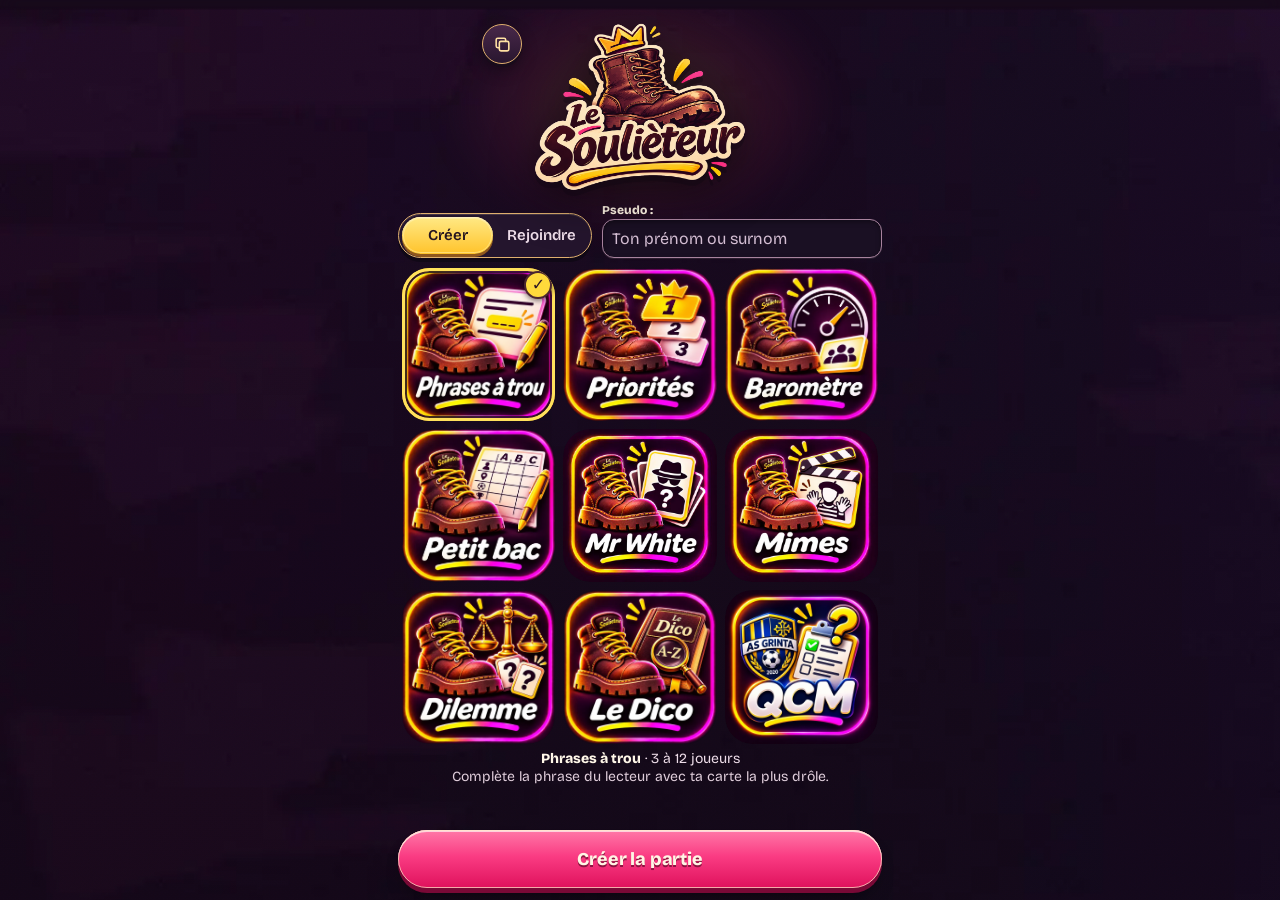
<file: index.html>
<!doctype html>
<html lang="fr">
<head>
<meta charset="utf-8">
<meta name="viewport" content="width=device-width,initial-scale=1,viewport-fit=cover">
<meta name="theme-color" content="#0F0C14">
<meta name="description" content="Le jeu de cartes qui gâche les repas de famille. De 2 à 12 joueurs, un téléphone chacun.">
<meta name="mobile-web-app-capable" content="yes">
<title>Le Soulièteur</title>
<meta property="og:type" content="website">
<meta property="og:title" content="Le Soulièteur">
<meta property="og:description" content="Le jeu de cartes qui gâche les repas de famille. De 2 à 12 joueurs, un téléphone chacun.">
<meta property="og:image" content="icon-512.png">
<meta name="twitter:card" content="summary_large_image">
<meta name="twitter:title" content="Le Soulièteur">
<meta name="twitter:description" content="Le jeu de cartes qui gâche les repas de famille. De 2 à 12 joueurs, un téléphone chacun.">
<meta name="twitter:image" content="icon-512.png">
<link rel="icon" type="image/png" sizes="32x32" href="favicon-32.png">
<link rel="apple-touch-icon" href="icon-180.png">
<link rel="manifest" href="manifest.webmanifest">
<meta name="apple-mobile-web-app-title" content="Le Soulièteur">
<meta name="apple-mobile-web-app-status-bar-style" content="black-translucent">
<link rel="preconnect" href="https://fonts.googleapis.com">
<link rel="preconnect" href="https://fonts.gstatic.com" crossorigin>
<link href="https://fonts.googleapis.com/css2?family=Bricolage+Grotesque:opsz,wght@12..96,400..800&display=swap" rel="stylesheet">
<script src="./vendor/supabase.js"></script>
<link href="https://fonts.googleapis.com/css2?family=Lilita+One&display=swap" rel="stylesheet">
<link rel="stylesheet" href="css/app.css">
<link rel="stylesheet" href="css/maquette2-studio.css">
</head>
<body>
<main id="app"></main>
<div class="scrim" aria-hidden="true"></div>
<div id="toast" role="status" aria-live="polite"></div>
<script src="js/core.js"></script>
<script src="js/ecrans/commun.js"></script>
<script src="js/jeux/phrases.js"></script>
<script src="js/jeux/priorites.js"></script>
<script src="js/jeux/barometre.js"></script>
<script src="js/jeux/mr-white.js"></script>
<script src="js/jeux/mimes.js"></script>
<script src="js/jeux/dico.js"></script>
<script src="js/jeux/dilemme.js"></script>
<script src="js/jeux/petit-bac.js"></script>
<script src="js/jeux/qcm.js"></script>
<script src="js/resultats.js"></script>
<script src="js/gestes.js"></script>
<script src="js/ecrans/punitions.js"></script>
<script src="js/ecrans/salon.js"></script>
<script src="js/ecrans/accueil.js"></script>
<script src="js/ecrans/admin.js"></script>
<script src="js/ecrans/qcm-editeur.js"></script>
<script src="js/actions.js"></script>
</body>
</html>
</file>
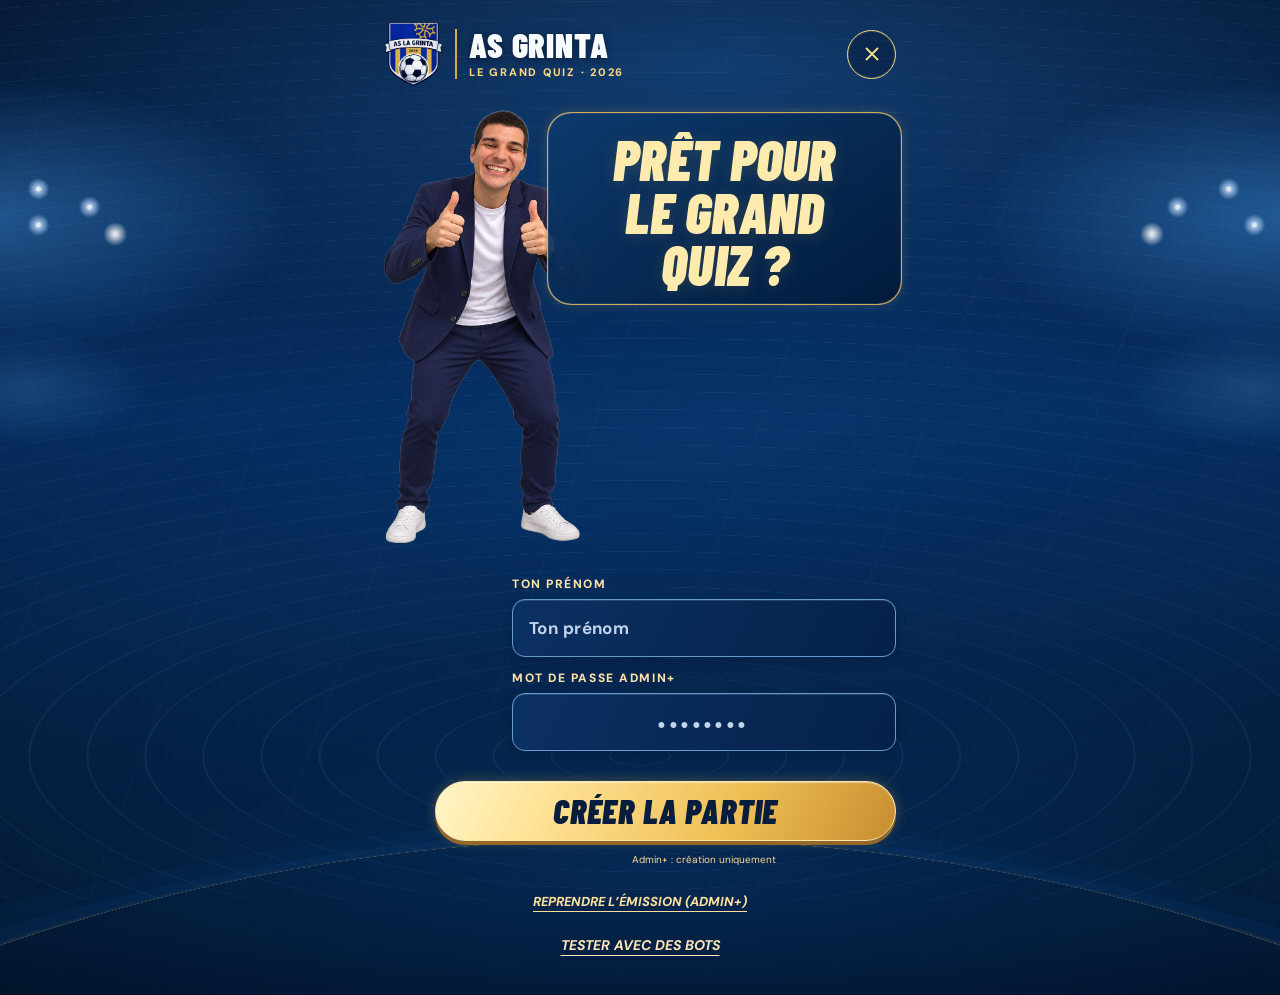
<file: grinta-quiz/index.html>
<!doctype html>
<html lang="fr">
<head>
  <meta charset="utf-8">
  <meta name="viewport" content="width=device-width,initial-scale=1,viewport-fit=cover">
  <meta name="theme-color" content="#071628">
  <meta name="description" content="Le Grand Quiz AS Grinta 2026, une soirée, deux mi-temps, un champion.">
  <meta name="robots" content="noindex,nofollow,noarchive">
  <meta name="color-scheme" content="dark">
  <title>Grand Quiz AS Grinta 2026</title>
  <link rel="preconnect" href="https://fonts.googleapis.com">
  <link rel="preconnect" href="https://fonts.gstatic.com" crossorigin>
  <link href="https://fonts.googleapis.com/css2?family=Barlow+Condensed:wght@600;700;800;900&family=DM+Sans:wght@400;500;600;700;800&display=swap" rel="stylesheet">
  <link rel="stylesheet" href="./style.css">
  <script defer src="../vendor/supabase.js"></script>
  <script defer src="./app.js"></script>
</head>
<body>
  <div class="stadium-glow" aria-hidden="true"></div>
  <div class="shell">
    <header class="brand" aria-label="AS Grinta">
      <div class="crest crest-authentic"><img src="./as-grinta-crest.webp" width="48" height="54" alt="Écusson officiel AS Grinta"></div>
      <div class="brand-wordmark"><span>AS GRINTA</span><small>LE GRAND QUIZ · 2026</small></div>
      <a class="brand-back" href="../" aria-label="Quitter le quiz et revenir aux jeux" title="Retour aux jeux">
        <svg viewBox="0 0 24 24" aria-hidden="true"><path d="M6 6l12 12M18 6L6 18"/></svg>
      </a>
    </header>
    <div id="network-status" role="status" aria-live="polite" hidden>Connexion interrompue. Reconnexion automatique en cours…</div>
    <div id="screen-announcement" class="visually-hidden" role="status" aria-live="polite"></div>
    <main id="app"><div class="loading"><div class="spinner" aria-hidden="true"></div><p>Connexion au vestiaire…</p></div></main>
  </div>
  <div id="notice" role="status" aria-live="polite"></div>
</body>
</html>
</file>
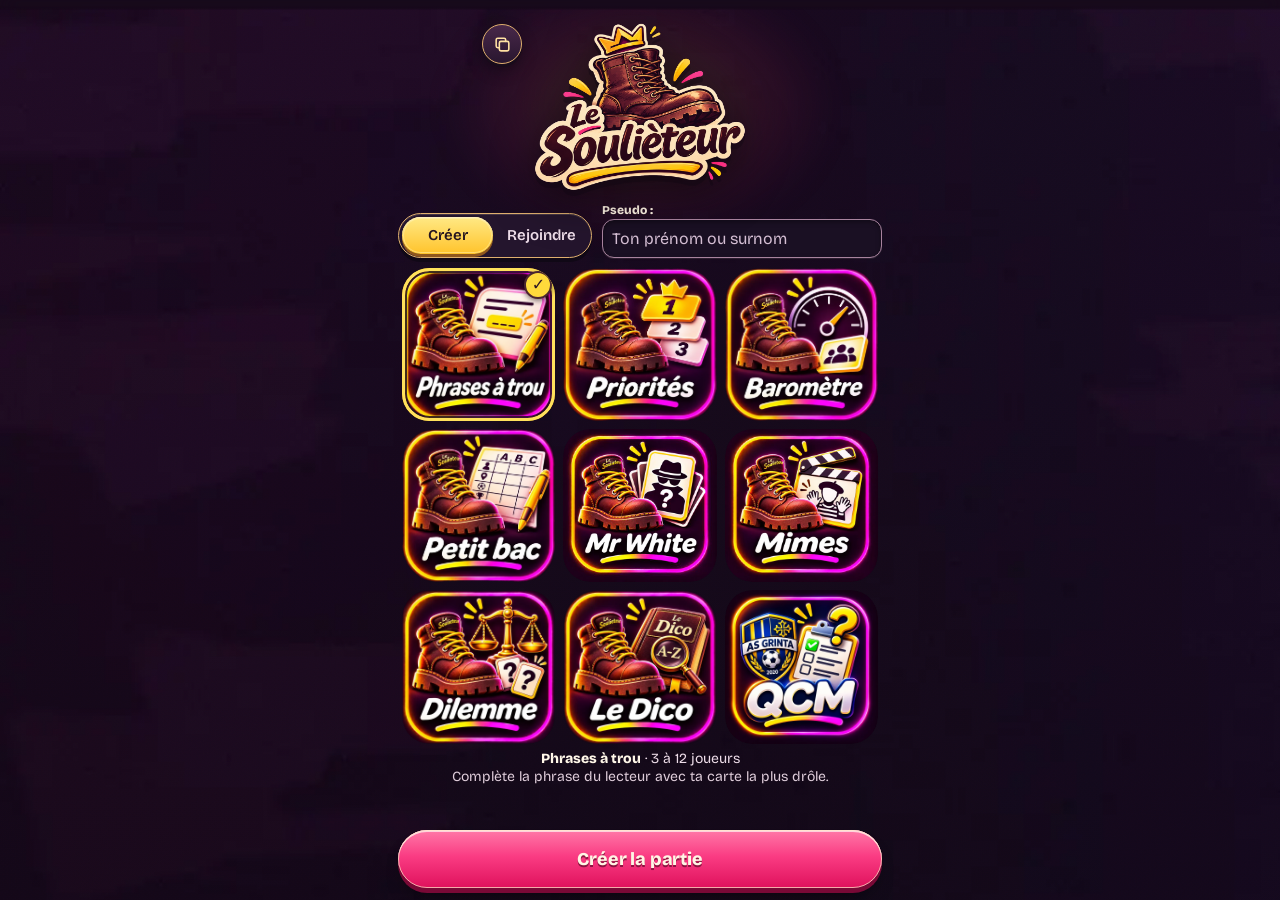
<file: grinta-quiz/inviter/index.html>
<!doctype html>
<html lang="fr">
<head>
  <meta charset="utf-8">
  <meta name="viewport" content="width=device-width,initial-scale=1">
  <meta name="robots" content="noindex,nofollow,noarchive">
  <title>Invitation · Le Grand Quiz AS Grinta</title>
  <meta name="description" content="Tu es invité au Grand Quiz AS Grinta. Rejoins les joueurs dans Le Soulieteur avec ton code de partie.">
  <meta property="og:type" content="website">
  <meta property="og:title" content="Le Grand Quiz AS Grinta 2026">
  <meta property="og:description" content="Tu es invité à l'émission ! Entre ton prénom et rejoins les autres joueurs.">
  <meta property="og:image" content="https://samihchaa-wq.github.io/Blanc-Manger-Pipo/grinta-quiz/as-grinta-crest.webp">
  <meta property="og:image:alt" content="Écusson officiel AS Grinta">
  <meta name="twitter:card" content="summary">
  <meta name="twitter:title" content="Le Grand Quiz AS Grinta 2026">
  <meta name="twitter:description" content="L'émission du club : rejoins les joueurs dans Le Soulieteur.">
  <style>
    html{color-scheme:dark;background:#071d3d;color:#fff5df;font-family:system-ui,sans-serif}
    body{display:grid;place-items:center;min-height:100dvh;margin:0;padding:24px;text-align:center}
    main{max-width:400px}
    img{width:105px;height:auto}
    h1{line-height:1.1}
    a{display:inline-block;margin:20px 0;padding:14px 20px;border-radius:12px;background:#e5bb6a;color:#082245;font-weight:800;text-decoration:none}
  </style>
  <script>
    // The social preview is AS Grinta, but players always enter the room in Le Soulieteur.
    // No second code prompt is shown inside the Grand Quiz itself.
    (function(){
      const code=new URLSearchParams(location.search).get('code') || '';
      const target=new URL('../../',location.href);
      if(/^\d{8}$/.test(code)) target.searchParams.set('code',code);
      location.replace(target.href);
    })();
  </script>
</head>
<body>
  <main>
    <img src="../as-grinta-crest.webp" width="105" height="118" alt="Écusson officiel AS Grinta">
    <h1>LE GRAND QUIZ AS GRINTA</h1>
    <p>Tu vas être redirigé vers Le Soulieteur pour rejoindre les autres joueurs.</p>
    <a href="../../">Rejoindre les joueurs</a>
  </main>
</body>
</html>
</file>
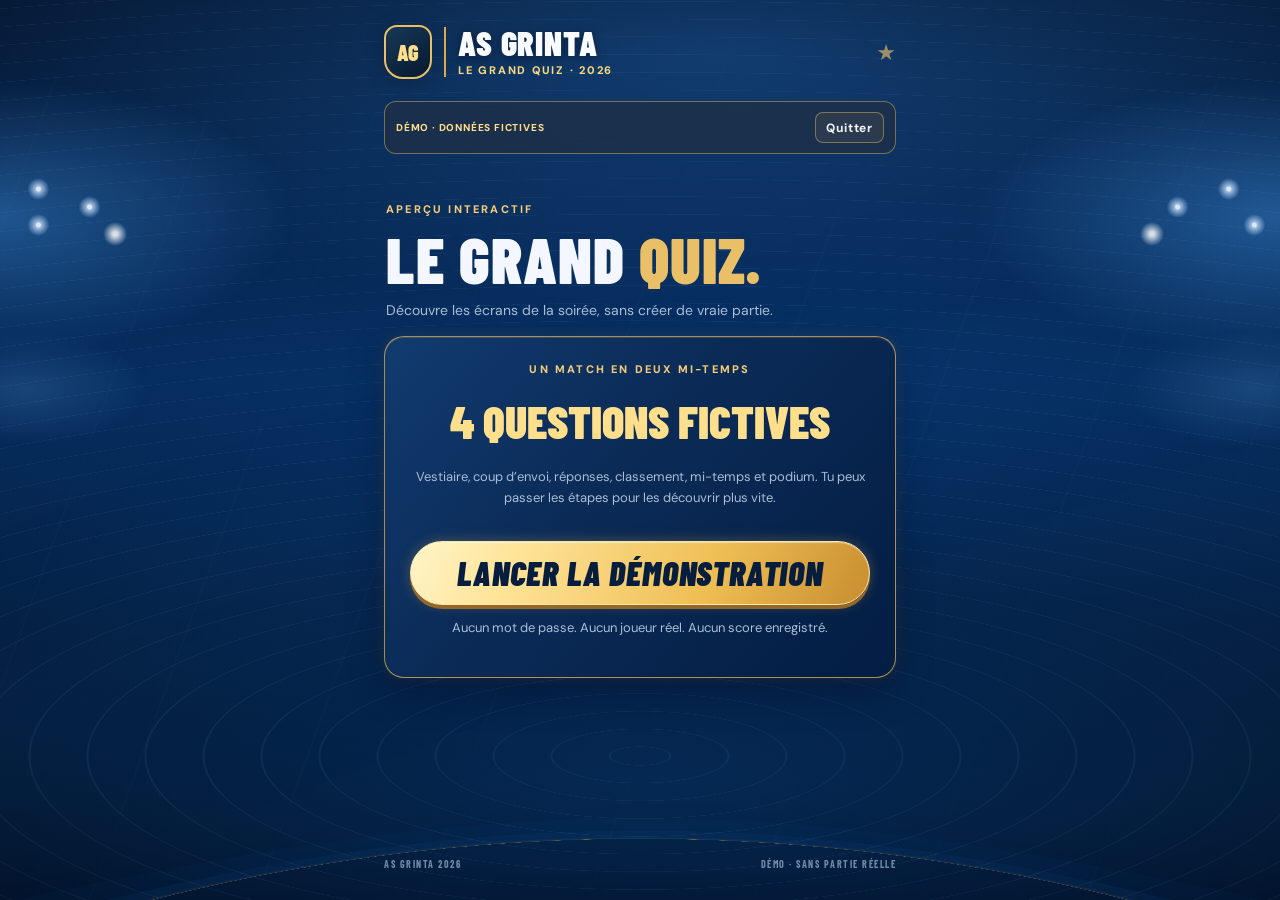
<file: grinta-quiz/demo.html>
<!doctype html>
<html lang="fr">
<head>
  <meta charset="utf-8">
  <meta name="viewport" content="width=device-width,initial-scale=1,viewport-fit=cover">
  <meta name="theme-color" content="#071628">
  <meta name="robots" content="noindex,nofollow,noarchive">
  <meta name="description" content="Démonstration jouable du Grand Quiz AS Grinta 2026. Aucune partie réelle créée.">
  <title>Démo · Grand Quiz AS Grinta 2026</title>
  <link rel="preconnect" href="https://fonts.googleapis.com">
  <link rel="preconnect" href="https://fonts.gstatic.com" crossorigin>
  <link href="https://fonts.googleapis.com/css2?family=Barlow+Condensed:wght@600;700;800;900&family=DM+Sans:wght@400;500;600;700;800&display=swap" rel="stylesheet">
  <link rel="stylesheet" href="./style.css">
  <link rel="stylesheet" href="./demo.css">
  <script defer src="./demo.js"></script>
</head>
<body>
  <div class="stadium-glow" aria-hidden="true"></div>
  <div class="shell">
    <header class="brand" aria-label="AS Grinta">
      <div class="crest" aria-hidden="true"><span>AG</span></div>
      <div class="brand-wordmark"><span>AS GRINTA</span><small>LE GRAND QUIZ · 2026</small></div>
      <div class="brand-mark" aria-hidden="true">★</div>
    </header>
    <main id="demo-app"><section class="scene"><p class="muted">Chargement de l’aperçu…</p></section></main>
    <footer class="foot"><span>AS GRINTA 2026</span><span>DÉMO · SANS PARTIE RÉELLE</span></footer>
  </div>
</body>
</html>
</file>
<file: css/app.css>
/* ===== Jetons ===== */
:root{
  /* Fond : une encre prune presque neutre. L'ancien violet saturé et ses
     taches magenta faisaient vibrer le rose et le doré posés dessus, et
     brouillaient tout ce qui était translucide. */
  --bg-0:#0F0C14; --bg-1:#18131F;
  /* Surfaces opaques, en trois paliers : un panneau, une ligne ou un champ se
     détache net du fond, quelle que soit la lueur derrière. */
  --surface:#1F1A27; --surface-2:#2B2434; --field:#15111B;
  --hairline:#352D40; --hairline-2:#4B425A;
  --ink:#1C1622; --ink-soft:#5E5468;
  /* Réponses : papier blanc chaud. Assez clair pour trancher sur le doré des
     phrases, assez chaud pour ne pas faire écran blanc sur le fond sombre. */
  --paper:#FFF6E6; --paper-2:#F7E7CC; --paper-edge:#CFB48A;
  /* Trois accents, trois rôles : doré = sélection et repères, rose = action
     principale, menthe = validé. Chaque texte posé dessus tient l'AA (4,5:1). */
  --gold:#FFC23D; --gold-2:#F5A623; --gold-deep:#9C6200; --gold-soft:#FFD36B;
  /* La phrase à trou est dorée partout : au choix du lecteur, pendant qu'on la
     complète, à la lecture et jusqu'à la révélation. Les réponses en main
     restent en papier clair, ce qui sépare d'un coup d'œil l'énoncé et les cartes. */
  --gold-paper:#FFD54D; --gold-paper-2:#FFE58F;
  --gold-ink:#2E1C00; --gold-ink-soft:#5A3F12;
  --pop:#FF5C8D; --pop-2:#E0215B; --pop-3:#C4134C; --pop-deep:#7E0E33; --pop-soft:#FF8AAE;
  --mint:#3FDC9C; --mint-2:#1FBF80; --mint-deep:#0B6B47; --mint-ink:#04281B;
  --violet-soft:#C4B2FF;
  /* Trois niveaux de texte, tous au-dessus de 7:1 sur le fond et les surfaces. */
  --text:#F7F4FA; --text-dim:#DDD6E5; --text-faint:#B9B0C6;
  --r-sm:12px; --r-md:18px; --r-lg:26px; --r-pill:999px;
  --shadow-card:0 2px 2px rgba(0,0,0,.18), 0 12px 28px -6px rgba(0,0,0,.55);
  --shadow-lift:0 22px 50px -12px rgba(0,0,0,.7);
  --dur:.18s; --ease:cubic-bezier(.2,.8,.3,1);
  font-family:"Bricolage Grotesque",ui-rounded,"Segoe UI",system-ui,-apple-system,sans-serif;
  font-optical-sizing:auto
}
*{box-sizing:border-box}
/* Le texte courant est en graisse normale, y compris les <b> que le navigateur
   met en gras par défaut. La police est chargée en variable (400 à 800, un
   seul fichier) : boutons et noms en 600, titres en 700-800 (voir « Titres »). */
html,body,h1,h2,h3,h4,h5,h6,b,strong,th,button,input,select,textarea{font-weight:400}
html{min-height:100%;background:var(--bg-0)}
body{margin:0;min-height:100%;background:transparent;color:var(--text);font-size:17px;line-height:1.45;-webkit-tap-highlight-color:transparent;-webkit-font-smoothing:antialiased}
/* calques de fond fixes : couvrent toujours la fenêtre, sans background-attachment (bogué sur iOS) */
body::before,body::after{content:"";position:fixed;inset:0;z-index:0;pointer-events:none}
body::before{background:
  radial-gradient(90% 46% at 50% -10%, rgba(110,52,150,.28) 0%, rgba(110,52,150,0) 72%),
  radial-gradient(60% 36% at 104% 0%, rgba(224,33,91,.10) 0%, rgba(224,33,91,0) 70%),
  linear-gradient(180deg,var(--bg-1) 0%, var(--bg-0) 55%)}
body::after{opacity:.34;mix-blend-mode:overlay;
  background-image:url("data:image/svg+xml,%3Csvg xmlns='http://www.w3.org/2000/svg' width='160' height='160'%3E%3Cfilter id='n'%3E%3CfeTurbulence type='fractalNoise' baseFrequency='.85' numOctaves='3' stitchTiles='stitch'/%3E%3C/filter%3E%3Crect width='160' height='160' filter='url(%23n)' opacity='.42'/%3E%3C/svg%3E")}
/* La réserve du bas doit valoir la hauteur RÉELLE de la barre d'action : une
   valeur devinée laisse le bouton recouvrir la fin du contenu dès qu'il y a
   deux boutons ou une police plus grande. --dock-h est mesuré après chaque
   rendu (voir fitDock) et contient déjà l'encoche du bas. */
main{position:relative;z-index:1;max-width:520px;margin:0 auto;
  padding:calc(30px + env(safe-area-inset-top)) 18px calc(var(--dock-h,150px) + 18px)}
h1,h2,h3{margin:0;line-height:1.05;letter-spacing:-.03em}
p{margin:0}
button,input,select,textarea{font:inherit;color:inherit}
button{cursor:pointer;border:0;background:none}
:focus-visible{outline:3px solid var(--gold);outline-offset:3px;border-radius:6px}
.muted{color:var(--text-dim)}
.eyebrow{font-size:12px;letter-spacing:.16em;text-transform:uppercase;color:var(--text-faint)}

/* ===== Accueil (tient sur un écran, sans défilement) ===== */
body.is-home main,body.no-dock main{padding-bottom:calc(18px + env(safe-area-inset-bottom))}
/* La hauteur doit retrancher exactement les marges de main, sinon le bloc
   dépasse l'écran : il se centre alors trop bas et laisse un grand vide en
   haut, avec du défilement en prime. */
.home{--pad:calc(30px + 18px + env(safe-area-inset-top) + env(safe-area-inset-bottom));
  min-height:calc(100vh - var(--pad));min-height:calc(100dvh - var(--pad));
  /* hauteur mesurée en JavaScript (hauteurAccueil) : sur iPhone, 100dvh laissait
     un grand vide sous le bouton et rapetissait les vignettes */
  min-height:var(--home-h,calc(100dvh - var(--pad)));
  display:flex;flex-direction:column;justify-content:flex-start;gap:clamp(8px,2vh,18px);position:relative}
/* Admin réduit à son badge, posé à droite du logo : le logo monte tout en haut.
   Le logo garde 52 px de marge de chaque côté pour ne jamais passer dessous. */
.home-top{position:absolute;top:0;right:0;z-index:1}
.iconbtn.solo{width:44px;padding:0;justify-content:center}
.iconbtn.solo svg{width:19px;height:19px}
.iconbtn{display:inline-flex;align-items:center;gap:7px;min-height:44px;padding:8px 16px 8px 13px;border-radius:var(--r-pill);
  background:var(--surface);border:1px solid var(--hairline);color:var(--text-dim);
  font-size:13px;letter-spacing:.08em;text-transform:uppercase}
.iconbtn svg{width:15px;height:15px;stroke:currentColor;fill:none;stroke-width:1.9}
.iconbtn:active{background:var(--surface-2);color:var(--text)}
/* Le titre est un tracé vectoriel : net à n'importe quelle taille d'écran et à
   n'importe quel zoom, contrairement à l'image d'origine que le navigateur
   devait étirer. Le plafond en vh garde l'accueil sur un seul écran. */
.home h1{margin:0;position:relative}
/* halo doux qui respire derrière le logo */
.home h1::before{content:"";position:absolute;left:50%;top:50%;width:78%;height:150%;transform:translate(-50%,-50%);
  z-index:-1;pointer-events:none;border-radius:50%;
  background:radial-gradient(closest-side,rgba(255,194,61,.22),rgba(255,92,141,.10) 55%,transparent 72%);
  filter:blur(14px);animation:halo 5.5s ease-in-out infinite}
@keyframes halo{0%,100%{opacity:.55;transform:translate(-50%,-50%) scale(.96)}50%{opacity:.9;transform:translate(-50%,-50%) scale(1.06)}}
.home h1 img{display:block;width:min(100% - 104px,340px,32vh);height:auto;margin:0 auto;position:relative}
/* Amorçage : le titre s'allume comme un tube — deux hésitations, puis il
   tient. Joué une fois, à l'arrivée sur l'accueil, jamais en boucle. */
.home h1{animation:ignite 1.3s both}
@keyframes ignite{
  0%{opacity:0}
  8%{opacity:.9}   11%{opacity:.08}
  19%{opacity:.75} 23%{opacity:.12}
  34%{opacity:1}   38%{opacity:.45}
  46%,100%{opacity:1}
}
/* Le dégradé qui migre : un ruban repris de la palette du logo, découpé par le
   logo lui-même (le masque), qui glisse lentement. Seules les couleurs se
   déplacent — la forme ne bouge pas d'un pixel et rien ne peut sortir des
   lettres, le masque s'en charge. En « color », le ruban ne donne que sa
   teinte : le modelé et les ombres du tracé restent ceux du logo. */
.home h1 .shift{position:absolute;top:0;left:50%;transform:translateX(-50%);
  width:min(100% - 104px,340px,32vh);aspect-ratio:801/303;pointer-events:none;
  background:linear-gradient(100deg,#FEDD26,#FC4184,#FC27AB,#FD854F,#FEDD26);
  background-size:280% 100%;opacity:.38;mix-blend-mode:color;
  -webkit-mask:url(../logo.svg) center/contain no-repeat;mask:url(../logo.svg) center/contain no-repeat;
  animation:migrate 16s linear infinite}
@keyframes migrate{to{background-position:280% 0}}

/* barre à deux onglets */
.tabs{display:grid;grid-auto-flow:column;grid-auto-columns:1fr;gap:5px;padding:5px;background:var(--surface);
  border:1.5px solid var(--hairline);border-radius:var(--r-pill)}
.tab{padding:14px 6px;border-radius:var(--r-pill);font-size:clamp(17px,4.8vw,20px);
  white-space:nowrap;color:var(--text-dim);
  transition:background var(--dur),color var(--dur),transform var(--dur)}
.tab.on{background:linear-gradient(180deg,var(--gold),var(--gold-2));color:var(--gold-ink);
  box-shadow:0 3px 10px -4px rgba(0,0,0,.6)}
.tab:active{transform:scale(.97)}
.tabs:not(.jeux) .tab{font-weight:600}
.pane[hidden]{display:none}
.home .panel{margin-top:0;padding:0;background:none;border:0;box-shadow:none}
/* Créer / Rejoindre : simple bascule, pas besoin d'un gros bouton */
.home .tabs{padding:3px;gap:3px}
.home .tabs .tab{padding:8px 6px;font-size:15px}

/* ===== Panneaux & champs ===== */
.panel{position:relative;background:var(--surface);border:1px solid var(--hairline);border-radius:var(--r-lg);
  padding:22px;margin-top:16px;box-shadow:0 1px 0 rgba(255,255,255,.04) inset, 0 18px 40px -24px rgba(0,0,0,.9)}
.panel h2{font-size:25px;margin:6px 0 18px}
.panel .eyebrow{color:var(--gold)}
label,.field{display:block;margin-bottom:16px}
label>span,.field>span{display:block;font-size:12px;letter-spacing:.12em;
  text-transform:uppercase;color:var(--text-faint);margin-bottom:8px}
/* « Pseudo : » et sa case sur la même ligne */
label.inline{display:flex;align-items:center;gap:12px}
label.inline>span{flex:none;margin:0;font-size:17px;letter-spacing:0;text-transform:none;color:var(--text)}
label.inline input{flex:1;min-width:0}
input,textarea{display:block;width:100%;padding:14px 16px;border-radius:var(--r-sm);background:var(--field);
  border:1.5px solid var(--hairline-2);font-size:17px;transition:border-color var(--dur),background var(--dur)}
input::placeholder,textarea::placeholder{color:var(--text-faint)}
input:focus,textarea:focus{outline:none;border-color:var(--gold);background:var(--bg-1)}
/* la hauteur est pilotée par autoGrow : ni poignée, ni barre de défilement */
textarea{resize:none;overflow:hidden;line-height:1.35}
#j-code{text-align:center;letter-spacing:.42em;text-indent:.42em;font-size:30px;padding:16px 14px}
.seg{display:grid;grid-template-columns:repeat(4,1fr);gap:6px;padding:5px;background:var(--field);
  border:1.5px solid var(--hairline);border-radius:var(--r-sm)}
.seg-b{padding:11px 4px;border-radius:9px;font-size:16px;color:var(--text-dim);
  transition:background var(--dur),color var(--dur),transform var(--dur)}
.seg-b.on{background:var(--gold);color:var(--gold-ink);box-shadow:0 2px 8px -3px rgba(0,0,0,.6)}
.seg-b:active{transform:scale(.95)}
.seg.s2{grid-template-columns:1fr 1fr}
.seg.s3{grid-template-columns:repeat(3,1fr)}
/* accueil : chaque jeu est une vignette ; celle choisie s'allume, les autres s'effacent */
/* La grille est carrée : sa largeur est la hauteur d'écran moins tout le reste
   de l'accueil (marges, onglets, pseudo, bouton ≈ 266 px + logo),
   pour que les quatre vignettes tiennent sans défiler. */
.seg.games{grid-template-columns:repeat(3,minmax(0,1fr));gap:10px;padding:0;background:none;border:0;margin:0 auto;width:100%}
/* Accueil : les vignettes débordent un peu des marges pour être plus grandes ;
   fitGames() ne les réduit que si l'accueil ne tient plus sur l'écran. */
.home .seg.games{width:calc(100% + 16px);max-width:calc(100vw - 12px);margin:0 -8px;gap:8px;justify-self:center;align-self:center}
.seg.games .seg-b{padding:0;border:0;border-radius:18%;background:none;box-shadow:none;opacity:1;
  transition:none;transform:none}
/* toutes les vignettes restent pleines (à 55 % elles semblaient désactivées) ;
   la choisie est cerclée de doré */
.seg.games .seg-b.on{transform:none;outline:3px solid var(--gold);outline-offset:-3px}
.seg.games .seg-b:active{transform:none}
.seg.games img{display:block;width:100%;height:auto;border-radius:inherit;pointer-events:none}
.seg.who{margin-bottom:18px}
.seg.who .seg-b{display:flex;flex-direction:column;align-items:center;gap:1px;min-width:0;padding:9px 4px}
.seg.who .seg-b span{max-width:100%;overflow:hidden;text-overflow:ellipsis;white-space:nowrap}
.seg.who .seg-b small{font-size:11px;letter-spacing:.08em;text-transform:uppercase;opacity:.75}
/* .field impose display:block, qui l'emporterait sur l'attribut hidden */
.field[hidden]{display:none}

/* ===== Boutons ===== */
.btn{display:flex;align-items:center;justify-content:center;gap:9px;width:100%;border-radius:var(--r-pill);
  padding:16px 22px;font-size:18px;letter-spacing:-.01em;
  background:linear-gradient(180deg,var(--pop-2),var(--pop-3));color:#fff;font-weight:600;text-shadow:0 1px 1px rgba(0,0,0,.25);
  box-shadow:0 5px 0 var(--pop-deep), 0 16px 30px -14px rgba(224,33,91,.5);
  transition:transform .08s var(--ease),box-shadow .08s var(--ease),filter var(--dur)}
.btn:active:not(:disabled){transform:translateY(4px);box-shadow:0 1px 0 var(--pop-deep),0 8px 16px -12px rgba(224,33,91,.5)}
.btn.alt{background:linear-gradient(180deg,var(--gold),var(--gold-2));color:var(--gold-ink);
  box-shadow:0 5px 0 var(--gold-deep), 0 16px 30px -14px rgba(255,194,61,.4)}
.btn.alt:active:not(:disabled){box-shadow:0 1px 0 var(--gold-deep),0 8px 16px -12px rgba(255,194,61,.4)}
.btn.ghost{background:var(--surface);color:var(--text);border:1.5px solid var(--hairline-2);box-shadow:none}
.btn.ghost:active:not(:disabled){transform:translateY(2px);background:var(--surface-2)}
.btn.on{background:linear-gradient(180deg,var(--mint),var(--mint-2));color:var(--mint-ink);
  box-shadow:0 5px 0 var(--mint-deep),0 16px 30px -14px rgba(63,220,156,.4)}
.btn.alt,.btn.on,.btn.ghost{text-shadow:none}
/* Désactivé : un aplat neutre au texte lisible, plutôt qu'un bouton rose à
   moitié transparent dont on devait deviner le libellé (« Il manque 1 joueur »,
   « En attente des autres… » sont des informations, pas du décor). Le bouton
   touché, lui, garde sa couleur pendant l'envoi (.pending). */
.btn:disabled:not(.pending){background:var(--surface-2);color:var(--text-faint);text-shadow:none;
  box-shadow:inset 0 0 0 1.5px var(--hairline-2);cursor:default}
.btn:disabled{cursor:default}
.btn.pending{opacity:.72;box-shadow:none;transform:translateY(2px)}
.btn+.btn{margin-top:10px}
.link{color:var(--text-dim);padding:8px 10px;font-size:14px;border-radius:var(--r-pill);
  transition:color var(--dur),background var(--dur)}
.link:active{color:var(--text);background:var(--surface)}
/* Quitter = une croix ronde, partout */
.xbtn{display:grid;place-items:center;width:44px;height:44px;flex:none;border-radius:50%;
  background:var(--surface);border:1px solid var(--hairline);color:var(--text-dim);
  transition:color var(--dur),background var(--dur),transform var(--dur)}
.xbtn svg{width:18px;height:18px;stroke:currentColor;fill:none;stroke-width:2.2;stroke-linecap:round}
.xbtn:active{color:var(--text);background:var(--surface-2);transform:scale(.94)}

/* ===== Barre du haut ===== */
.top{display:flex;justify-content:space-between;align-items:center;gap:10px;margin:2px 0 14px}
.top-l{display:flex;align-items:center;gap:8px;min-width:0}
/* En partie : la vignette du jeu, cerclée de sa couleur, avec le point de connexion */
.gchip{position:relative;flex:none;width:42px;height:42px;border-radius:12px;background:var(--surface-2);
  box-shadow:0 0 0 2px var(--accent,var(--gold)),0 6px 14px -6px rgba(0,0,0,.7)}
.gchip img{display:block;width:100%;height:100%;border-radius:inherit;object-fit:cover}
.gchip::after{content:"";position:absolute;right:-4px;bottom:-4px;width:12px;height:12px;border-radius:50%;
  background:var(--mint);box-shadow:0 0 0 2.5px var(--bg-0),0 0 8px var(--mint);transition:background .3s,box-shadow .3s}
/* Temps réel coupé : relecture toutes les 4 s, l'appli suit avec un temps de retard */
.gchip.slow::after{background:var(--gold);box-shadow:0 0 0 2.5px var(--bg-0),0 0 8px var(--gold);animation:blink 1.4s ease-in-out infinite}
/* Hors connexion : plus rien ne passe */
.gchip.down::after{background:var(--pop);box-shadow:0 0 0 2.5px var(--bg-0),0 0 8px var(--pop);animation:blink .9s ease-in-out infinite}
.gmeta{display:flex;flex-direction:column;gap:1px;min-width:0;line-height:1.15;margin-left:4px}
.gmeta b{font-size:16px;font-weight:700;letter-spacing:-.015em;overflow:hidden;text-overflow:ellipsis;white-space:nowrap}
@keyframes blink{50%{opacity:.35}}
.round{font-size:13px;color:var(--text-dim);white-space:nowrap}

/* ===== Cartes ===== */
/* Deux lignes réservées : la carte tombe à la même hauteur que l'énoncé fasse
   une ou deux lignes, sinon elle saute d'un écran à l'autre. */
.role{font-size:17px;color:var(--text-dim);margin:2px 0 14px;max-width:34ch;min-height:2.9em}
.role b{color:var(--text)}
.qcard{position:relative;background:linear-gradient(168deg,var(--gold-paper-2) 0%,var(--gold-paper) 44%,var(--gold) 100%);
  color:var(--gold-ink);border-radius:20px;padding:16px 20px 24px;min-height:150px;
  box-shadow:0 4px 0 var(--gold-deep),var(--shadow-card);
  transform:rotate(-1deg);display:flex;flex-direction:column;gap:10px}
.qcard::after{content:"";position:absolute;inset:0;border-radius:20px;pointer-events:none;
  box-shadow:inset 0 0 0 1px rgba(46,28,0,.16), inset 0 0 0 7px rgba(46,28,0,.05)}
.qcard .qtag{font-size:10px;letter-spacing:.18em;text-transform:uppercase;color:var(--gold-ink-soft)}
.qcard .qtext{font-size:clamp(21px,5.9vw,27px);line-height:1.24;letter-spacing:-.02em}
.qcard .by{display:flex;align-items:center;gap:7px;font-size:14px;color:var(--gold-ink-soft);margin-top:2px}
.qcard.sticky{position:sticky;top:8px;z-index:3;box-shadow:0 4px 0 var(--gold-deep),var(--shadow-lift)}
/* La carte gagnante garde le doré : c'est l'anneau menthe qui dit « gagné »,
   comme l'anneau menthe de la carte que le lecteur vient de choisir. */
.qcard.win{transform:rotate(.8deg);
  box-shadow:0 0 0 3px var(--mint),0 4px 0 var(--gold-deep),0 18px 42px -14px rgba(63,220,156,.4)}
.qcard.win .qtag{color:#08533A}
.blank{display:inline-block;width:4.2em;border-bottom:4px solid rgba(46,28,0,.75);margin:0 .06em}
.fill{background:var(--pop);color:var(--ink);padding:.02em .2em;border-radius:6px;
  -webkit-box-decoration-break:clone;box-decoration-break:clone}
/* Sur le doré, le trou comblé se lit mieux en pastille encre qu'en rose. */
.qcard .fill,.scard .fill,.qchoice .fill{background:var(--ink);color:var(--gold-paper)}
.hand,.subs,.qchoices{list-style:none;padding:0;margin:20px 0 0;display:grid;gap:10px}
.acard,.scard,.qchoice{display:block;width:100%;text-align:left;border-radius:15px;padding:15px 17px;
  font-size:18px;line-height:1.32;letter-spacing:-.01em}
.acard{color:var(--ink);background:linear-gradient(170deg,var(--paper),var(--paper-2))}
/* Les réponses sont stockées en minuscule, prêtes à s'insérer en milieu de
   phrase ; seule leur présentation en carte reprend une majuscule. */
.acard::first-letter{text-transform:uppercase}
.acard{position:relative;box-shadow:0 3px 0 var(--paper-edge),0 8px 18px -10px rgba(0,0,0,.6);
  transition:transform .14s var(--ease),box-shadow .14s var(--ease),background .14s;
  touch-action:pan-y;user-select:none;-webkit-user-select:none}
.acard.dragging{transition:none;cursor:grabbing}
/* zone de balayage : les repères sont sous la carte, révélés quand elle glisse */
.swipe{position:relative;border-radius:15px}
.swipe .cue{position:absolute;inset:0;display:flex;align-items:center;padding:0 18px;border-radius:15px;font-size:14px;letter-spacing:.12em;text-transform:uppercase;opacity:0;pointer-events:none}
.swipe .cue span{display:inline-flex;align-items:center;gap:7px;padding:7px 13px;border-radius:var(--r-pill);
  transition:transform .12s var(--ease)}
.swipe .cue.play{justify-content:flex-start;background:linear-gradient(90deg,rgba(63,220,156,.45),transparent 72%)}
.swipe .cue.play span{background:var(--mint);color:var(--mint-ink)}
.swipe .cue.drop{justify-content:flex-end;background:linear-gradient(270deg,rgba(255,194,61,.4),transparent 72%)}
.swipe .cue.drop span{background:var(--gold);color:var(--gold-ink)}
.swipe .cue.armed span{transform:scale(1.14)}
.swipehint{margin:14px 0 -4px;color:var(--text-faint);font-size:14px;text-align:center}
.swipehint b{color:var(--text)}
.acard::before{content:"";position:absolute;left:0;top:11px;bottom:11px;width:4px;border-radius:0 4px 4px 0;
  background:var(--paper-edge);transition:background .14s,width .14s}
.acard:active{transform:translateY(3px);box-shadow:0 0 0 var(--paper-edge),0 4px 10px -8px rgba(0,0,0,.6)}
.acard.sel{background:linear-gradient(170deg,var(--pop-2),var(--pop-3));color:#fff;transform:translateX(7px) rotate(.7deg);
  box-shadow:0 3px 0 var(--pop-deep),0 14px 26px -12px rgba(224,33,91,.55)}
.acard.sel::before{background:#fff;width:5px}
.acard .rang{display:inline-flex;align-items:center;justify-content:center;width:22px;height:22px;margin-right:9px;
  border-radius:50%;background:#fff;color:var(--pop-3);font-weight:600;font-style:normal;font-size:13px;
  vertical-align:-3px}
.scard{position:relative;color:var(--gold-ink);background:linear-gradient(170deg,var(--gold-paper-2),var(--gold-paper));
  box-shadow:0 3px 0 var(--gold-deep),0 8px 18px -12px rgba(0,0,0,.55)}
button.scard{transition:transform .14s var(--ease),box-shadow .14s var(--ease)}
button.scard:active{transform:translateY(2px)}
.scard.sel{background:linear-gradient(168deg,var(--gold-paper-2),var(--gold) 130%);
  box-shadow:0 0 0 3px var(--mint),0 3px 0 var(--gold-deep),0 14px 30px -12px rgba(63,220,156,.4)}
.scard .by{display:flex;align-items:center;gap:7px;font-size:14px;color:var(--gold-ink-soft);margin-top:9px}
.qchoice{color:var(--gold-ink);background:linear-gradient(168deg,var(--gold-paper-2),var(--gold));font-size:19px;line-height:1.26;
  padding:18px;box-shadow:0 3px 0 var(--gold-deep),0 10px 22px -12px rgba(0,0,0,.6);
  transition:transform .14s var(--ease),box-shadow .14s var(--ease)}
.qchoice:active{transform:translateY(3px);box-shadow:0 0 0 var(--gold-deep),0 6px 12px -10px rgba(0,0,0,.5)}
/* Les phrases écartées passent en surface neutre, texte encore lisible : un
   doré à demi transparent virait au gris-brun sur le fond sombre. */
.qchoice.off{background:var(--surface);color:var(--text-faint);box-shadow:inset 0 0 0 1px var(--hairline);cursor:default}
.qchoice.off .blank{border-bottom-color:var(--hairline-2)}
.qchoice.on{box-shadow:0 0 0 3px var(--mint),0 3px 0 var(--gold-deep),0 14px 30px -12px rgba(63,220,156,.4)}
.deal{animation:deal .5s var(--ease) both}
@keyframes deal{from{transform:translateY(-34px) rotate(-9deg) scale(.96);opacity:0}}
.hand.deal-in li{animation:rise .42s var(--ease) both;animation-delay:calc(var(--i)*45ms)}
@keyframes rise{from{transform:translateY(16px);opacity:0}}

/* ===== Salon ===== */
/* Vignette du jeu à gauche, code au centre, croix à droite. */
.top.lobbytop{display:grid;grid-template-columns:64px 1fr 64px;align-items:center;margin:2px 0 16px}
.gamelogo{display:block;width:64px;height:64px;border-radius:18%}
.lobbytop .xbtn{justify-self:end}
.lobbytop.compact{grid-template-columns:48px minmax(0,1fr) 48px}
.lobbytop.compact .gamelogo{width:48px;height:48px}
.codeblock{min-width:0;text-align:center}
.codeblock .eyebrow{font-size:11px}
/* Partager l'invitation : sous le code, discret mais toujours à portée */
.share{display:inline-flex;align-items:center;gap:6px;margin-top:8px;padding:6px 12px;border-radius:var(--r-pill);
  font-size:13px;letter-spacing:.04em;color:var(--gold-soft);background:rgba(255,194,61,.10);border:1px solid rgba(255,194,61,.32)}
.share svg{width:14px;height:14px;stroke:currentColor;fill:none;stroke-width:2;stroke-linecap:round;stroke-linejoin:round}
.share:active{transform:scale(.95);background:rgba(255,194,61,.18)}
.bigcode{display:flex;justify-content:center;gap:5px;margin-top:6px}
.bigcode .ch{display:grid;place-items:center;width:clamp(34px,10vw,44px);height:clamp(42px,12.5vw,54px);border-radius:12px;
  font-size:clamp(20px,6vw,24px);color:var(--gold);
  background:linear-gradient(170deg,rgba(255,194,61,.14),rgba(255,194,61,.04)),var(--surface);
  border:1.5px solid rgba(255,194,61,.45);text-shadow:0 2px 12px rgba(255,194,61,.25)}
/* Huit chiffres regroupés 4+4, sans déborder du salon sur un écran de 320 px. */
.bigcode.long{gap:2px;white-space:nowrap}
.bigcode.long .ch{flex:none;width:clamp(16px,5.4vw,33px);height:clamp(33px,9vw,45px);font-size:clamp(13px,4.4vw,20px);border-radius:8px}
.bigcode.long .ch:nth-child(5){margin-left:5px}
/* Intertitres en casse normale : les capitales espacées étaient partout
   (cartes, sections, étiquettes) et ne hiérarchisaient plus rien. */
.sec{font-size:18px;font-weight:700;letter-spacing:-.015em;color:var(--text);margin:28px 0 12px}
/* deux joueurs par ligne, l'hôte en premier */
.plist{list-style:none;padding:0;margin:0 0 16px;display:grid;grid-template-columns:1fr 1fr;gap:8px}
.plist li{display:flex;align-items:center;gap:6px;min-width:0;min-height:48px;padding:6px 10px 6px 12px;
  border-radius:var(--r-md);background:var(--surface);border:1px solid var(--hairline);font-size:16px}
.plist .nm{flex:1}
/* lu par les lecteurs d'écran, invisible à l'écran */
.sr{position:absolute;width:1px;height:1px;overflow:hidden;clip:rect(0 0 0 0);white-space:nowrap}
.dockhint{margin:0 auto 10px;text-align:center;font-size:14px;color:var(--text-dim)}
.dockhint b{color:var(--text)}
.plist .kick{flex:none;display:grid;place-items:center;width:28px;height:28px;margin-right:-4px;border-radius:50%;
  font-size:13px;color:var(--text-faint);background:var(--surface-2)}
.plist .kick:active{transform:scale(.9)}
.plist .nm{overflow:hidden;text-overflow:ellipsis;white-space:nowrap;min-width:2.5em}
.tag{flex:none;font-size:11px;background:var(--surface-2);color:var(--text-dim);border-radius:6px;padding:3px 7px;letter-spacing:.06em;text-transform:uppercase;white-space:nowrap}
.tag.host{background:rgba(255,194,61,.16);color:var(--gold-soft)}
.meta{display:flex;align-items:center;gap:8px;color:var(--text-faint);font-size:14px}

/* choix du jeu, dans le salon */
.gamebox{margin-top:0;padding:18px}
.gamebox .field{margin:14px 0 0}
/* Changer de jeu sans recréer la salle : bouton à droite du titre, puis les vignettes */
.gtitle .chg{margin-left:auto;font-size:13px;letter-spacing:.04em;color:var(--gold-soft);
  padding:6px 12px;border-radius:var(--r-pill);background:rgba(255,194,61,.10);border:1px solid rgba(255,194,61,.32)}
.gtitle .chg:active{transform:scale(.95)}
/* manches et punitions par joueur sur une seule ligne, cases alignées en bas */
.step{display:grid;grid-template-columns:44px 1fr 44px;align-items:center;height:52px;padding:4px;
  background:var(--field);border:1.5px solid var(--hairline-2);border-radius:var(--r-sm)}
.step b{text-align:center;font-size:22px;font-weight:500;font-variant-numeric:tabular-nums}
.step button{height:100%;border-radius:9px;font-size:22px;color:var(--text);background:var(--surface-2)}
.step button:active{transform:scale(.92)}
.step button:disabled{opacity:.3}
.gamebox .gtitle{display:flex;align-items:center;gap:10px;margin:0 0 10px}
.gamebox .gname{font-size:22px;margin:0}
.gamebox .gdesc{font-size:15px;line-height:1.4;color:var(--text-dim);margin-top:12px}
.gamebox .grules{padding-left:20px;margin-bottom:6px}
.gamebox .grules li+li{margin-top:6px}
.gamebox .gtitle+.gdesc{margin-top:0}

/* ===== Priorités ===== */
/* Le classement en cours : cinq marches, la 1 en haut. Une marche vide est
   un pointillé ; une carte posée reprend la carte rose « choisie ». */
.ladder-end{font-size:12px;letter-spacing:.14em;text-transform:uppercase;color:var(--gold);font-weight:600;margin:14px 0 8px 40px}
.ladder+.ladder-end{margin:8px 0 0 40px}
.ladder{list-style:none;padding:0;margin:0;display:grid;gap:8px}
.ladder li{display:flex;align-items:center;gap:10px}
.num{flex:none;width:30px;height:30px;border-radius:50%;display:grid;place-items:center;font-size:15px;
  background:var(--surface-2);color:var(--text-dim);font-variant-numeric:tabular-nums}
.ladder li.full .num{background:var(--gold);color:var(--gold-ink);font-weight:600}
.ladder .slot{flex:1;min-height:52px;border-radius:15px;border:1.5px dashed var(--hairline-2)}
.ladder .acard{flex:1;width:auto;padding:13px 16px;font-size:17px}
/* cartes classées : papier clair + encre sombre, bien lisibles sur le fond */
.ladder .acard.sel{transform:none;background:linear-gradient(170deg,#FFFBF3,var(--paper));color:var(--ink);
  box-shadow:0 3px 0 var(--paper-edge),0 8px 18px -10px rgba(0,0,0,.6)}
.ladder .acard.sel::before{background:var(--pop)}
.ladder li.ok .num{background:var(--mint);color:var(--mint-ink)}
.ladder li.ok .acard{box-shadow:0 0 0 3px var(--mint),0 3px 0 var(--paper-edge)}
/* à un rang près : 1 point, anneau doré */
.ladder li.near .num{background:var(--gold);color:var(--gold-ink)}
.ladder li.near .acard{box-shadow:0 0 0 3px var(--gold),0 3px 0 var(--paper-edge)}
.ladder li.ko .acard{opacity:.5;filter:saturate(.4)}
/* glisser-déposer : la carte saisie suit le doigt, la marche visée s'allume */
.ladder .acard,.hand .acard[data-act="rank"]{-webkit-touch-callout:none;cursor:grab}
.acard.rank-float{position:fixed;left:0;top:0;z-index:50;margin:0;pointer-events:none;transition:none;
  background:linear-gradient(170deg,#FFFBF3,var(--paper));color:var(--ink);padding:13px 16px;font-size:17px;
  box-shadow:0 3px 0 var(--paper-edge),0 18px 30px -12px rgba(0,0,0,.75)}
.acard.rank-src{opacity:.3}
.ladder li.over .slot{border-color:var(--gold);background:rgba(255,194,61,.12)}
.ladder li.over .acard{box-shadow:0 0 0 3px var(--gold),0 3px 0 var(--paper-edge)}
.ladder li.over .num{background:var(--gold);color:var(--gold-ink)}
/* le classement du juge, révélé : doré comme la phrase du jeu d'origine */
.truth{list-style:none;padding:0;margin:0;display:grid;gap:12px}
.truth li{display:grid;grid-template-columns:30px 1fr;gap:7px 10px;align-items:center}
.truth .num{background:var(--gold);color:var(--gold-ink)}
.truth .scard{padding:13px 16px;font-size:17px}
.truth .scard::first-letter{text-transform:uppercase}
.found{grid-column:2;display:flex;flex-wrap:wrap;gap:6px;font-size:13px;color:var(--text-faint)}
.found .chip{padding:3px 10px;font-size:13px}
.found .chip.hit{border-color:rgba(63,220,156,.45);background:rgba(63,220,156,.12);color:var(--mint)}
.rank b.plus{color:var(--mint)}
.rank .tag{margin-left:2px}

/* ===== Baromètre ===== */
/* Le cadran : un demi-disque crème, la cible en trois bandes (2, 3, 4 points),
   les aiguilles partent du moyeu. Les deux extrêmes de la carte encadrent le
   cadran, comme les étiquettes posées de part et d'autre du vrai jeu. */
.dialbox{margin:18px 0 0}
.dial{display:block;width:100%;height:auto;touch-action:none;user-select:none;-webkit-user-select:none;overflow:visible}
.dial.drag{cursor:grab}
.dial .face{fill:var(--paper)}
.dial .rim{fill:none;stroke:var(--paper-edge);stroke-width:3}
/* La cible se lit comme le logo, du jaune au rose : plus c'est chaud, plus
   ça rapporte. Une seule progression, au lieu de trois couleurs sans ordre
   qui se confondaient avec les aiguilles des joueurs. */
.dial .b2{fill:#FFD873} .dial .b3{fill:#FFA93D} .dial .b4{fill:var(--pop)}
.dial .bn{font-size:9px;fill:var(--ink);text-anchor:middle;dominant-baseline:middle}
.dial .ndl{stroke-width:3.4;stroke-linecap:round}
.dial .ndl.me{stroke:var(--ink);stroke-width:4.4}
/* contour sombre sous chaque aiguille colorée : sinon elle se perd dans la bande de même teinte */
.dial .halo{stroke:var(--ink);stroke-width:6.4;stroke-linecap:round}
.dial .tip{stroke:var(--ink);stroke-width:1.5}
.dial .hub{fill:var(--pop-2);stroke:var(--ink);stroke-width:1.5}
.wlabs{display:flex;justify-content:space-between;gap:12px;margin-top:10px}
.wlab{max-width:48%;padding:8px 13px;border-radius:12px;background:#fff;color:var(--ink);font-size:15px;line-height:1.2;
  box-shadow:0 3px 0 rgba(0,0,0,.25)}
.wlab.r{text-align:right}
.legend{display:flex;flex-wrap:wrap;gap:6px;margin-top:14px}
.legend .chip i{width:12px;height:12px;border-radius:50%;margin-left:4px}
.qcard.clue{min-height:0}

/* ===== Petit bac ===== */
/* Les six catégories de la partie, proposées à tour de rôle : même échelle que
   les marches de Priorités, la nouvelle arrive en se retournant. */
.bacslots{list-style:none;padding:0;margin:4px 0 0;display:grid;gap:8px}
.bacslots li{display:flex;align-items:center;gap:10px}
.bacslots li.full .num{background:var(--gold);color:var(--gold-ink)}
.bacslots .slot{flex:1;min-height:52px;border-radius:15px;border:1.5px dashed var(--hairline-2)}
.bacslots .cat{flex:1;padding:14px 16px;border-radius:15px;font-size:18px;line-height:1.25;color:var(--ink);
  background:linear-gradient(170deg,var(--paper),var(--paper-2));box-shadow:0 3px 0 var(--paper-edge),0 8px 18px -10px rgba(0,0,0,.6)}
.bacslots li.new .cat{animation:tirage .5s var(--ease) both}
@keyframes tirage{from{transform:perspective(500px) rotateX(-90deg);opacity:0}}
/* La roue des lettres : une part par lettre, la flèche en haut. */
.roueWrap{--pad:calc(30px + 18px + 58px + env(safe-area-inset-top) + env(safe-area-inset-bottom));
  min-height:calc(100vh - var(--pad));min-height:calc(100dvh - var(--pad));
  display:flex;flex-direction:column;justify-content:center;text-align:center;padding:10px 0 4px}
.roueBox{position:relative;width:min(290px,78vw);margin:18px auto 22px;aspect-ratio:1}
.pointer{position:absolute;top:-13px;left:50%;transform:translateX(-50%);z-index:3;width:0;height:0;
  border-left:13px solid transparent;border-right:13px solid transparent;border-top:20px solid var(--paper);
  filter:drop-shadow(0 4px 8px rgba(0,0,0,.6))}
.roue{position:absolute;inset:0;border-radius:50%;border:7px solid var(--paper);
  box-shadow:0 0 0 2px rgba(0,0,0,.35),0 24px 50px -16px rgba(0,0,0,.85),inset 0 0 40px rgba(0,0,0,.25);
  animation:tourne 3.4s cubic-bezier(.12,.7,.1,1) both}
.roue::after{content:"";position:absolute;inset:30%;border-radius:50%;background:radial-gradient(circle at 40% 35%,var(--surface-2),var(--bg-0));
  box-shadow:inset 0 0 0 2px rgba(255,255,255,.12),0 6px 16px rgba(0,0,0,.6)}
.roue .lab{position:absolute;inset:0;transform:rotate(var(--a));pointer-events:none}
.roue .lab i{position:absolute;left:50%;top:3.5%;transform:translateX(-50%);font-style:normal;font-size:clamp(14px,4.4vw,18px);color:var(--ink)}
@keyframes tourne{from{transform:rotate(0)}to{transform:rotate(var(--spin,1440deg))}}
/* la lettre tirée apparaît au moyeu quand la roue s'arrête */
.roueBox .rouel{position:absolute;inset:0;display:grid;place-items:center;z-index:2;font-size:clamp(46px,14vw,64px);color:var(--gold);
  text-shadow:0 2px 14px rgba(255,194,61,.45);animation:sort .45s 3.3s var(--ease) both}
@keyframes sort{from{transform:scale(.3);opacity:0}}
/* Punitions : la roue tourne une fois, puis reste figée sur la part tirée. */
.roue.still{animation:none;transform:rotate(var(--spin,0deg))}
.roue.pun .lab i{font-size:clamp(16px,5vw,22px)}
.punbox .roueBox{width:min(240px,64vw);margin:22px auto 18px}
.punres{animation:sort .45s var(--ease) both}
.punlist{list-style:none;padding:0;margin:12px 0 0;display:grid;gap:8px}
.punlist li{display:flex;justify-content:space-between;align-items:center;gap:10px;padding:10px 12px;
  border-radius:var(--r-sm);background:var(--field);border:1px solid var(--hairline);font-size:16px;line-height:1.3}
.punlist li span{min-width:0;overflow-wrap:anywhere}
.field>span small{font-size:11px;letter-spacing:.06em;text-transform:none;opacity:.8}
.punfield{margin-bottom:12px}
.punfield>span{font-size:13px;letter-spacing:.08em}
/* Saisie : la lettre, la consigne et le temps restant sur une ligne. */
.bachead{display:flex;align-items:center;gap:12px;margin:2px 0 18px}
.bacl{flex:none;display:grid;place-items:center;width:60px;height:60px;border-radius:16px;font-size:36px;
  background:linear-gradient(168deg,var(--gold-paper-2),var(--gold));color:var(--gold-ink);box-shadow:0 4px 0 var(--gold-deep)}
.bacnote{flex:1;min-width:0;color:var(--text-dim);font-size:16px;line-height:1.3}
.bacnote b{color:var(--text)}
.bacfield{margin-bottom:12px}
.bacfield>span{font-size:15px;letter-spacing:0;text-transform:none;color:var(--text)}
.bacfield input:disabled{opacity:.6}
/* Vote : la catégorie en doré, les deux réponses en dessous. */
.duel{display:grid;gap:10px;margin-top:18px}
.rep{border-radius:15px;padding:12px 16px;font-size:20px;line-height:1.25;overflow-wrap:anywhere}
.rep small{display:block;margin-bottom:3px;font-size:12px;letter-spacing:.12em;text-transform:uppercase}
.rep.them{color:var(--ink);background:linear-gradient(170deg,var(--paper),var(--paper-2));box-shadow:0 3px 0 var(--paper-edge)}
.rep.them small{color:var(--ink-soft)}
.rep.mine{background:var(--surface);border:1px solid var(--hairline);color:var(--text)}
.rep.mine small{color:var(--text-faint)}
.rep .vide{color:var(--text-faint)}
.rep.them .vide{color:var(--ink-soft)}
.votes{display:grid;grid-template-columns:repeat(3,1fr);gap:10px}
.vote{display:flex;flex-direction:column;align-items:center;gap:6px;padding:12px 4px 10px;border-radius:var(--r-md);
  background:var(--surface);border:1.5px solid var(--hairline-2);font-size:32px;line-height:1;
  transition:transform .08s var(--ease),background var(--dur),border-color var(--dur)}
.vote small{font-size:12px;letter-spacing:.08em;text-transform:uppercase;color:var(--text-dim)}
.vote:active:not(:disabled){transform:scale(.95)}
.vote.on{border-color:var(--gold);background:rgba(255,194,61,.16)}
.vote:disabled:not(.on){opacity:.4}
/* Grille des catégories jugées : catégorie, puis une ligne par joueur. */
.bactab{list-style:none;padding:0;margin:0;display:grid;gap:8px}
.bactab li{padding:10px 14px;border-radius:var(--r-md);background:var(--surface);border:1px solid var(--hairline)}
.bactab .cat{display:block;font-size:12px;letter-spacing:.12em;text-transform:uppercase;color:var(--gold);margin-bottom:4px}
.bactab .ans{display:flex;align-items:baseline;gap:8px;font-size:16px;line-height:1.3}
.bactab .ans .qui{flex:none;width:4.6em;overflow:hidden;text-overflow:ellipsis;white-space:nowrap;font-size:13px;color:var(--text-faint)}
.bactab .ans .mot{flex:1;min-width:0;overflow-wrap:anywhere}
.bactab .ans .pt{flex:none}

/* catalogue admin */
/* La barre des jeux est coupée en trois parts égales : sur un écran étroit, un
   libellé long passe sur deux lignes au lieu d'élargir sa part. */
.tabs.jeux{grid-auto-columns:minmax(0,1fr)}
.tabs.jeux .tab{padding:14px 3px;font-size:clamp(11.5px,3.1vw,14px);letter-spacing:-.01em;
  line-height:1.2;white-space:normal;text-wrap:balance}
.tabs.jeux .tab{font-size:clamp(10px,2.6vw,13px);padding:12px 2px}
/* Les catalogues du jeu : un cran sous la barre, en onglets soulignés. */
.soustabs{display:flex;gap:26px;margin:14px 6px 0;border-bottom:1px solid var(--hairline)}
.soustab{position:relative;padding:12px 0;font-size:13px;letter-spacing:.14em;text-transform:uppercase;
  color:var(--text-faint);transition:color var(--dur)}
.soustab.on{color:var(--gold)}
.soustab.on::after{content:"";position:absolute;left:0;right:0;bottom:-1px;height:2px;border-radius:2px;background:var(--gold)}
.catlist .sep{color:var(--text-faint)}
.holebar{display:flex;align-items:center;gap:12px;margin:-4px 0 14px}
.btn.small{width:auto;flex:none;padding:10px 16px;font-size:15px}
.searchfield{display:block;width:100%;margin:0 0 12px}
.catlist{list-style:none;padding:0;margin:0;display:grid;gap:8px}
.catlist li{display:flex;align-items:flex-start;gap:10px;padding:12px 10px 12px 14px;border-radius:var(--r-md);
  background:var(--surface);border:1px solid var(--hairline);font-size:16px;line-height:1.35}
.catlist .ct{flex:1;min-width:0;overflow-wrap:anywhere}
.catlist .form{flex:none;min-width:30px;height:30px;padding:0 7px;border-radius:9px;font-size:12px;
  border:1.5px solid var(--hairline-2);background:var(--field);color:var(--text-dim)}
.catlist .form.v{background:rgba(63,220,156,.16);border-color:rgba(63,220,156,.5);color:var(--mint)}
.catlist .form.n{background:rgba(255,194,61,.14);border-color:rgba(255,194,61,.5);color:var(--gold-soft)}
.catlist .form.theme{display:inline-flex;align-items:center;letter-spacing:.02em;
  background:rgba(255,92,141,.14);border-color:rgba(255,92,141,.5);color:var(--pop-soft)}
.catlist .form.two{display:inline-flex;align-items:center;letter-spacing:.02em;
  background:rgba(155,123,255,.18);border-color:rgba(155,123,255,.55);color:var(--violet-soft)}
.catlist .del{flex:none;width:32px;height:32px;border-radius:50%;background:rgba(255,92,141,.16);
  color:var(--pop-soft);font-size:19px;line-height:1;display:grid;place-items:center}
.catlist .del:active{background:var(--pop);color:var(--ink)}
.catlist .mimeb{display:block;margin-top:4px;font-size:13px;color:var(--text-faint)}
.catlist li.empty{justify-content:center;color:var(--text-faint);border-style:dashed}
#cat-more{margin-top:12px}

/* attente + progression */
.waiting{display:flex;flex-wrap:wrap;align-items:center;gap:7px;margin-top:16px;color:var(--text-faint);
  font-size:14px}
.chip{display:inline-flex;align-items:center;gap:6px;background:var(--surface);border:1px solid var(--hairline);
  border-radius:var(--r-pill);padding:4px 11px;color:var(--text-dim);font-size:14px}
.bar{height:6px;border-radius:99px;background:var(--surface-2);overflow:hidden;margin-top:14px}
.bar i{display:block;height:100%;border-radius:99px;background:linear-gradient(90deg,var(--gold),var(--mint));
  transition:width .35s var(--ease)}
.steps{display:flex;gap:6px;margin:14px 0 0}
.steps i{flex:1;height:4px;border-radius:99px;background:var(--surface-2)}
.steps i.on{background:var(--gold)}

/* ===== Attente ===== */
.waitScreen{display:flex;flex-direction:column;align-items:center;justify-content:center;text-align:center;
  min-height:64vh;gap:8px;padding:10px 0}
.cardback{position:relative;width:118px;height:150px;border-radius:16px;margin-bottom:24px;
  background:repeating-linear-gradient(135deg,#EBD3A8 0 8px,var(--paper) 8px 16px);
  box-shadow:var(--shadow-card);animation:float 3.4s ease-in-out infinite}
.cardback::after{content:"";position:absolute;inset:0;border-radius:16px;
  box-shadow:inset 0 0 0 1px rgba(28,22,34,.12),inset 0 0 0 7px rgba(255,255,255,.5)}
.cardback.b2{position:absolute;--dx:-22px;--r1:-14deg;--r2:-8deg;opacity:.6;animation-delay:.25s}
.cardback.b3{position:absolute;--dx:22px;--r1:13deg;--r2:7deg;opacity:.45;animation-delay:.5s}
.cardstack{position:relative;display:grid;place-items:center;margin-bottom:24px}
.cardstack .cardback{margin-bottom:0}
/* le décalage passe par les keyframes : sinon l'animation écrase le transform statique */
@keyframes float{
  0%,100%{transform:translate(var(--dx,0px),0) rotate(var(--r1,-3deg))}
  50%{transform:translate(var(--dx,0px),-12px) rotate(var(--r2,3deg))}
}
.bigstate{font-size:clamp(26px,7.6vw,34px);margin-bottom:8px}
.pulse{display:inline-block;width:8px;height:8px;border-radius:50%;background:var(--gold);margin-right:8px;
  animation:pulse 1.4s ease-in-out infinite}
@keyframes pulse{0%,100%{opacity:.25;transform:scale(.8)}50%{opacity:1;transform:scale(1.15)}}


/* ===== Mr White : cartes personnelles et vote, mêmes couleurs que le salon ===== */
.white-secret{padding:20px;margin:14px 0 24px;border-radius:var(--r-lg);
  background:linear-gradient(150deg,var(--gold-paper-2),var(--gold-paper));color:var(--ink);
  text-align:center;box-shadow:0 5px 0 var(--gold-deep),var(--shadow-card)}
.white-secret .eyebrow{color:var(--ink);opacity:.7}
.white-secret strong{display:block;font-size:clamp(25px,7vw,37px);margin:4px 0;letter-spacing:-.035em}
.white-secret small{display:block;font-size:14px;opacity:.85}
.white-mark{display:block;width:76px;height:76px;object-fit:contain;margin:8px auto 12px}
.white-seats{display:flex;gap:8px;flex-wrap:wrap;margin:12px 0 20px}
.white-note{padding:12px 15px;border:1px solid var(--hairline-2);border-radius:var(--r-md);
  margin:14px 0;background:var(--surface);color:var(--text)}
.white-list{list-style:none;padding:0;margin:12px 0 20px;display:grid;gap:8px}
.white-list li{display:flex;align-items:center;gap:10px;padding:12px 14px;border:1px solid var(--hairline);
  background:var(--surface);border-radius:var(--r-md)}
.white-list li.out{opacity:.6}
.white-list .nm{flex:1;min-width:0;overflow:hidden;text-overflow:ellipsis;white-space:nowrap}
.white-list .meta{font-size:13px;color:var(--text-dim)}
.white-list button{width:100%;padding:14px;border:1.5px solid var(--hairline-2);
  border-radius:var(--r-md);background:var(--surface);color:var(--text);text-align:left;font-size:17px}
.white-list button:active:not(:disabled){border-color:var(--gold);background:var(--surface-2)}
.white-list button:disabled{opacity:.55}
.white-feed{padding-left:22px;margin:10px 0 20px}
.white-feed li{padding:5px 0;color:var(--text-dim)}
.white-feed b{color:var(--text)}
.white-result{margin:12px 0 24px;text-align:center}
.white-result strong{display:block;font-size:27px;color:var(--gold)}

/* ===== Mr White : qui commence ===== */
.white-turn{font-size:17px;line-height:1.45;color:var(--text-dim);margin:0 0 18px}
.white-turn b{color:var(--text)}
/* ===== Baromètre : Normal / Inversé ===== */
.seg.variant{margin:12px 0 14px}
/* ===== Mimes ===== */
.mime-order{padding-left:24px;margin:0 0 18px;display:grid;gap:4px;font-size:17px}
.mime-rates{list-style:none;padding:0;margin:0 0 18px;display:grid;gap:10px}
.mime-rates li{padding:12px;border:1px solid var(--hairline);background:var(--surface);border-radius:var(--r-md)}
.mime-rates .nm{display:block;font-size:17px;margin-bottom:8px;overflow:hidden;text-overflow:ellipsis;white-space:nowrap}
.mime-notes{display:grid;grid-template-columns:repeat(5,1fr);gap:6px}
.mime-notes button{height:40px;border-radius:9px;background:var(--surface-2);color:var(--text);font-size:17px;font-variant-numeric:tabular-nums}
.mime-notes button.on{background:var(--gold);color:var(--gold-ink)}
.mime-notes button:active{transform:scale(.94)}

/* ===== Fin ===== */
.bigwin{font-size:clamp(38px,11.5vw,54px);margin:8px 0 20px;letter-spacing:-.045em;
  background:linear-gradient(100deg,var(--gold) 5%,var(--pop) 95%);-webkit-background-clip:text;background-clip:text;color:transparent}
.rank{list-style:none;padding:0;margin:0;display:grid;gap:8px}
.rank li{display:flex;align-items:center;gap:11px;padding:11px 14px;border-radius:var(--r-md);background:var(--surface);
  border:1px solid var(--hairline);font-size:17px}
.rank .pos{width:22px;font-size:14px;color:var(--text-faint);font-variant-numeric:tabular-nums}
.rank .nm{flex:1;display:flex;align-items:center;gap:8px;min-width:0}
.rank .nm span.who{overflow:hidden;text-overflow:ellipsis;white-space:nowrap}
.rank b{color:var(--gold);font-variant-numeric:tabular-nums}
.rank li:first-child{background:linear-gradient(100deg,rgba(255,194,61,.16),rgba(255,92,141,.08)),var(--surface);border-color:rgba(255,194,61,.5)}
.rank li:first-child .pos{color:var(--gold)}
.confetti{position:fixed;inset:0 0 auto;height:0;z-index:2;pointer-events:none}
.confetti i{position:absolute;top:-20px;width:8px;height:12px;border-radius:2px;animation:fall linear forwards}
@keyframes fall{to{transform:translateY(102vh) rotate(720deg);opacity:0}}

/* ===== Bas d'écran ===== */
.dock{position:fixed;left:0;right:0;bottom:0;z-index:5;padding:34px 18px calc(16px + env(safe-area-inset-bottom));
  background:linear-gradient(to top,var(--bg-0) 42%,rgba(15,12,20,.86) 68%,rgba(15,12,20,0))}
.dock::before{content:"";position:absolute;inset:0;pointer-events:none;backdrop-filter:blur(10px);
  -webkit-backdrop-filter:blur(10px);-webkit-mask-image:linear-gradient(to top,#000 55%,transparent);
  mask-image:linear-gradient(to top,#000 55%,transparent)}
.dock>*{position:relative;z-index:1;max-width:484px;margin-left:auto;margin-right:auto}

/* ===== Haut d'écran ===== */
/* En appli installée, la barre d'état d'iOS est translucide et se superpose à
   la page : sans ce voile, le contenu qui défile passe derrière l'heure, le
   réseau et la batterie, et les deux se chevauchent, illisibles. Même
   traitement qu'en bas, retourné. */
.scrim{position:fixed;left:0;right:0;top:0;z-index:6;pointer-events:none;
  height:calc(env(safe-area-inset-top) + 10px);
  background:linear-gradient(to bottom,var(--bg-0) 62%,rgba(15,12,20,.88) 82%,rgba(15,12,20,0))}
.scrim::before{content:"";position:absolute;inset:0;backdrop-filter:blur(10px);
  -webkit-backdrop-filter:blur(10px);-webkit-mask-image:linear-gradient(to bottom,#000 62%,transparent);
  mask-image:linear-gradient(to bottom,#000 62%,transparent)}
.center{text-align:center;padding-top:34vh;color:var(--text-dim)}
.spin{display:block;width:26px;height:26px;margin:0 auto 14px;border-radius:50%;border:3px solid var(--hairline);
  border-top-color:var(--gold);animation:rot .8s linear infinite}
@keyframes rot{to{transform:rotate(360deg)}}
/* Le retrait doit franchir la hauteur du message ET tout ce qui le sépare du
   bord : -180% de sa propre hauteur ne suffisait pas dès que l'encoche
   décalait le point de départ, et le message restait affiché, rogné en haut.
   L'opacité sert de garde-fou si la translation tombe encore juste. */
#toast{position:fixed;left:50%;top:calc(12px + env(safe-area-inset-top));
  transform:translate(-50%,calc(-100% - 24px - env(safe-area-inset-top)));opacity:0;pointer-events:none;
  background:var(--paper);color:var(--ink);padding:13px 18px;border-radius:14px;font-size:15px;
  transition:transform .28s var(--ease),opacity .2s var(--ease);z-index:20;max-width:92vw;text-align:center;
  box-shadow:0 14px 34px rgba(0,0,0,.55)}
#toast.on{transform:translate(-50%,0);opacity:1}

/* ===== Minuteur de phase (anneau qui se vide) ===== */
.top-r{display:flex;align-items:center;gap:12px}
.cdring{position:relative;display:inline-flex;width:44px;height:44px}
.cdring[hidden]{display:none}
.cdring .cdn{position:absolute;inset:0;display:grid;place-items:center;font-size:10.5px;font-weight:600;color:var(--text);font-variant-numeric:tabular-nums}
.cdring svg{width:44px;height:44px;transform:rotate(-90deg)}   /* départ à midi */
.cdring circle{fill:none;stroke-width:3.4}
.cdring .trk{stroke:var(--hairline-2)}
.cdring .arc{stroke:var(--gold);stroke-linecap:round;
  transition:stroke-dashoffset 1s linear,stroke .3s}
.cdring.low .arc{stroke:var(--pop)}
.cdring.low{animation:pulse 1.2s ease-in-out infinite}
/* Sur les très petits écrans, le minuteur prime sur le numéro de manche. */
@media (max-width:360px){.top .round{display:none}}

/* ===== Transition entre écrans (changement de phase seulement) ===== */
#app.enter{animation:screenIn .24s var(--ease)}
@keyframes screenIn{from{opacity:0;transform:translateY(8px)}}


@media (prefers-reduced-motion:reduce){
  *,*::before,*::after{animation-duration:.01ms !important;animation-iteration-count:1 !important;transition-duration:.01ms !important}
  .roue{transform:rotate(var(--spin,0deg))}
  .roueBox .rouel{animation-delay:0s}
}

.mime-stage{margin:15px 0;padding:14px;border:1px solid var(--hairline-2);border-radius:15px;text-align:center}
.mime-stage .btn{margin-top:12px}

/* ===== Titres ===== */
/* Bricolage Grotesque prend tout son caractère en grand corps et en graisse
   forte : c'est là que l'appli retrouve le ton du logo. */
.bigwin{font-weight:800;letter-spacing:-.05em}
.bigstate{font-weight:800;letter-spacing:-.035em}
.gamebox .gname{font-weight:700;letter-spacing:-.03em}
.white-secret strong{font-weight:800}
.bacl,.roueBox .rouel{font-weight:800}
.role b,.white-turn b,.waiting b{font-weight:600}
.qcard .qtext{font-weight:500}
.rank b,.step b,.bigcode .ch{font-weight:600}
.rank .nm span.who,.plist .nm{font-weight:500}


/* ===== Icônes ===== */
.ic{display:inline-block;width:1.05em;height:1.05em;flex:none;vertical-align:-.16em;
  fill:none;stroke:currentColor;stroke-width:2.2;stroke-linecap:round;stroke-linejoin:round}
.ic.solid{fill:currentColor;stroke:none}
.ic.v2{color:var(--mint)} .ic.v1{color:var(--gold)} .ic.v0{color:var(--pop)}
.vote .ic{width:30px;height:30px;stroke-width:2}
.bactab .ans .pt .ic{width:18px;height:18px}
.plist .kick .ic,.catlist .del .ic{width:13px;height:13px;stroke-width:2.6}
.btn .ic{width:20px;height:20px;stroke-width:2.6}
.roue .lab i .ic{width:1.15em;height:1.15em;color:var(--gold-deep)}

/* ===== Vote Mr White : une carte par joueur, sans cadre dans le cadre ===== */
.white-list.ballot{grid-template-columns:1fr 1fr;gap:8px}
.white-list.ballot li{padding:0;border:0;background:none;min-width:0}
.white-list.ballot button{display:flex;align-items:center;gap:10px;width:100%;min-height:58px;padding:12px;text-align:left;
  border-radius:var(--r-md);background:var(--surface);border:1.5px solid var(--hairline-2);font-size:17px;font-weight:500}
.white-list.ballot button span:last-child{min-width:0;overflow:hidden;text-overflow:ellipsis;white-space:nowrap}
.white-list.ballot button:active:not(:disabled){border-color:var(--gold);background:var(--surface-2)}

/* ===== Notes des Mimes : une seule rangée de 1 à 10 ===== */
.mime-rates .nm{display:flex;align-items:center;gap:8px}
.mime-notes{grid-template-columns:repeat(10,minmax(0,1fr));gap:4px}
.mime-notes button{height:40px;padding:0;border-radius:8px;font-size:15px;font-weight:600}
.mime-order li{display:list-item}

/* ===== Cadran du Baromètre ===== */
.dial .tk{stroke:var(--paper-edge);stroke-width:1;stroke-linecap:round}
.dial .tk.m{stroke-width:1.4}
.dial .tk.M{stroke:var(--ink-soft);stroke-width:1.8}
/* étiquettes dans la palette (elles étaient les seuls aplats blanc pur) */
.wlab{background:var(--surface-2);color:var(--text);border:1px solid var(--hairline-2);font-weight:500}

/* ===== Roues : les repères restent droits une fois la roue arrêtée ===== */
.roue .lab i{transform:translateX(-50%) rotate(calc(-1 * (var(--a) + var(--spin, 0deg))))}

/* ===== Minuteur plus lisible ===== */
.cdring .cdn{font-size:13.5px}
.cdring.long .cdn{font-size:11px}
.cdring.low .cdn{color:var(--pop-soft)}

/* ===== Moments clés ===== */
/* #app.fresh n'est posé que pendant les premières secondes d'un nouvel écran :
   les animations ne se rejouent pas à chaque rafraîchissement. */
@keyframes rise-up{from{transform:scaleY(0)}}
@keyframes pop-in{from{transform:scale(.4);opacity:0}}
@keyframes fade-in{from{opacity:0}}

/* Podium de fin */
.podium{display:grid;align-items:end;gap:8px;margin:4px 0 24px}
.pod{display:flex;flex-direction:column;align-items:center;gap:5px;min-width:0}
.pod .pn{max-width:100%;font-size:16px;font-weight:600;overflow:hidden;text-overflow:ellipsis;white-space:nowrap}
.pod b{font-size:22px;font-weight:800;color:var(--gold);font-variant-numeric:tabular-nums;line-height:1}
.pod .crown .ic{width:26px;height:26px;color:var(--gold);filter:drop-shadow(0 2px 8px rgba(255,194,61,.5))}
.pod .stepb{display:grid;place-items:center;width:100%;height:50px;margin-top:4px;border-radius:14px 14px 6px 6px;
  font-style:normal;font-size:24px;font-weight:800;color:var(--ink);transform-origin:bottom;
  background:linear-gradient(180deg,rgba(255,255,255,.22),rgba(0,0,0,.18)),var(--c);box-shadow:inset 0 -4px 0 rgba(0,0,0,.18)}
.pod.p1 .stepb{height:98px} .pod.p2 .stepb{height:70px}
#app.fresh .pod .stepb{animation:rise-up .6s var(--ease) both}
#app.fresh .pod.p2 .stepb{animation-delay:.15s} #app.fresh .pod.p1 .stepb{animation-delay:.3s}
#app.fresh .pod>:not(.stepb){animation:pop-in .4s var(--ease) both;animation-delay:.75s}
#app.fresh .pod.p1>:not(.stepb){animation-delay:1s}

/* Baromètre : la cible balaie le cadran avant de s'arrêter, puis les aiguilles */
.dial .sweep{transform-box:view-box;transform-origin:100px 100px}
#app.fresh .dial .sweep{animation:sweep 1.2s cubic-bezier(.2,.9,.25,1) both}
@keyframes sweep{from{transform:rotate(var(--t))}}
#app.fresh .dial .gn{animation:fade-in .35s 1.1s both}

/* Mr White : la carte de l'éliminé se retourne sur son rôle */
.flip{perspective:900px;width:min(140px,38vw);aspect-ratio:4/5;margin:8px auto 14px}
.flip .in{position:relative;width:100%;height:100%;transform-style:preserve-3d;transform:rotateY(180deg)}
#app.fresh .flip .in{animation:flip 1.1s .7s cubic-bezier(.55,0,.2,1) both}
@keyframes flip{from{transform:rotateY(0)}}
.flip .face{position:absolute;inset:0;display:flex;flex-direction:column;align-items:center;justify-content:center;gap:8px;
  padding:12px;border-radius:18px;text-align:center;backface-visibility:hidden;-webkit-backface-visibility:hidden}
.flip .front{background:linear-gradient(170deg,var(--surface-2),var(--surface));border:1.5px solid var(--hairline-2)}
.flip .front .fn{font-size:17px;font-weight:700}
.flip .back{transform:rotateY(180deg);color:var(--gold-ink);
  background:linear-gradient(168deg,var(--gold-paper-2),var(--gold));box-shadow:0 5px 0 var(--gold-deep),var(--shadow-card)}
.flip .back.r-civil{color:var(--mint-ink);background:linear-gradient(168deg,#8DF2C8,var(--mint-2));box-shadow:0 5px 0 var(--mint-deep),var(--shadow-card)}
.flip .back.r-undercover{color:#fff;background:linear-gradient(168deg,var(--pop),var(--pop-3));box-shadow:0 5px 0 var(--pop-deep),var(--shadow-card)}
.flip .back.r-white{color:var(--ink);background:linear-gradient(168deg,#fff,#E7E0F0);box-shadow:0 5px 0 #8E83A0,var(--shadow-card)}
.flip .back .eyebrow{color:inherit;opacity:.8}
.flip .back strong{font-size:24px;font-weight:800;letter-spacing:-.035em;line-height:1}
.flip .back img{width:46px;height:46px}

/* ===== Écrans d'attente ===== */
/* Dos de carte à la marque : le logo sur la prune du fond, double filet doré et rose. */
.cardback{background:url(../logo.svg) center/82% auto no-repeat,
  radial-gradient(120% 90% at 50% 20%,#3D2255,#1B1325 72%)}
.cardback::after{box-shadow:inset 0 0 0 1.5px rgba(255,194,61,.6),inset 0 0 0 6px rgba(15,12,20,.35),inset 0 0 0 7.5px rgba(255,92,141,.45)}
.striphead{margin-top:30px;text-align:center}
.striphead.l{text-align:left;margin-top:26px}
.strip{display:flex;flex-wrap:wrap;justify-content:center;gap:6px;margin-top:10px}
.strip.l{justify-content:flex-start}
.strip .chip{padding:4px 12px;gap:8px}
.strip .chip b{font-weight:700;color:var(--text);font-variant-numeric:tabular-nums}
.strip .chip.me{border-color:rgba(255,194,61,.55);background:linear-gradient(90deg,rgba(255,194,61,.12),var(--surface))}

/* ===== Lecture à voix haute ===== */
/* Le lecteur et le juge lisent la carte à toute la table : elle passe en grand. */
.qcard.aloud{min-height:min(46vh,380px);justify-content:center;padding:46px 22px 30px;transform:rotate(-.6deg)}
.qcard.aloud .qtag{position:absolute;top:18px;left:22px;display:flex;align-items:center;gap:6px}
.qcard.aloud .qtag .ic{width:15px;height:15px;stroke-width:2.4}
.qcard.aloud .qtext{font-size:clamp(30px,8.6vw,40px);line-height:1.16;font-weight:600;letter-spacing:-.03em}
.qcard.aloud .blank{border-bottom-width:5px}
.qcard.aloud .by{font-size:15px}
/* Mimes : le juge note juste après, la carte garde le grand texte sans la hauteur */
.qcard.aloud.short{min-height:0;padding-bottom:24px}

/* ===== Carte secrète de Mr White : floue tant qu'on ne la maintient pas ===== */
.white-secret.hold{position:relative;cursor:pointer;touch-action:manipulation;
  user-select:none;-webkit-user-select:none;-webkit-touch-callout:none}
.white-secret.hold .secret{filter:blur(16px);opacity:.35;transition:filter .16s,opacity .16s}
.white-secret.hold.show .secret{filter:none;opacity:1}
.white-secret.hold img{pointer-events:none;-webkit-user-drag:none}
.holdhint{position:absolute;left:50%;top:62%;transform:translate(-50%,-50%);display:inline-flex;align-items:center;gap:7px;
  padding:8px 14px;border-radius:var(--r-pill);background:var(--ink);color:var(--gold-paper);
  font-size:14px;font-weight:600;white-space:nowrap;pointer-events:none;transition:opacity .15s}
.holdhint .ic{width:16px;height:16px}
.white-secret.hold.show .holdhint{opacity:0}

/* ===== Accueil : le jeu choisi en une ligne ===== */
.pitch{display:none;margin:12px 0 0;text-align:center;font-size:15px;line-height:1.35;color:var(--text-dim)}
.pitch b{color:var(--text);font-weight:700}
.pitch span{color:var(--text-faint)}
/* seulement quand l'écran a la place : l'accueil doit tenir sans défiler */
@media (min-height:700px){
  .home .pitch{display:block}
}

/* ===== Couleur d'accent par jeu ===== */
/* Le jeu en cours teinte la lueur du haut, l'anneau de sa vignette et les
   barres de progression ; les cartes gardent leurs couleurs de rôle. */
[data-game="phrases"]{--accent:#FFC23D}
[data-game="priorites"]{--accent:#FF9440}
[data-game="ondes"]{--accent:#4CC3F5}
[data-game="bac"]{--accent:#3FDC9C}
[data-game="white"]{--accent:#C4B2FF}
[data-game="mimes"]{--accent:#FF6B98}
[data-game="dico"]{--accent:#E0A458}
body[data-game]::before{background:
  radial-gradient(90% 46% at 50% -10%, color-mix(in srgb, var(--accent) 24%, transparent) 0%, transparent 72%),
  radial-gradient(60% 36% at 104% 0%, rgba(224,33,91,.10) 0%, rgba(224,33,91,0) 70%),
  linear-gradient(180deg,var(--bg-1) 0%, var(--bg-0) 55%)}
body[data-game] .gamelogo{box-shadow:0 0 0 2px var(--accent),0 8px 18px -8px rgba(0,0,0,.7)}
body[data-game] .steps i.on{background:var(--accent)}
body[data-game] .bar i{background:linear-gradient(90deg,var(--accent),var(--mint))}

.gamebox .gdesc b{color:var(--text);font-weight:600}

/* Accueil : le volet occupe la hauteur restante ; les vignettes se centrent
   dans l'espace libre et « Créer la partie » se cale en bas, sous le pouce,
   comme le bouton principal des autres écrans. */
.home .pane{flex:1;display:flex;flex-direction:column}
.home .pane[hidden]{display:none}
.home #pane-create>.field{margin:auto 0;padding:10px 0}
.home .pane>.btn{margin-top:auto}
/* La hauteur disponible (100cqh / --home-h) change quand Safari masque sa
   barre, quand le navigateur restaure la page ou quand le clavier apparaît.
   Elle ne doit PAS redimensionner les vignettes. Leur côté dépend uniquement
   de la largeur de l'app et de 100svh (petite hauteur stable du navigateur).
   On réserve 440 px pour le logo, les onglets, le pseudo, la description, le
   bouton et les marges, en tenant compte des encoches. Le cadre flexible
   absorbe les changements de hauteur ; les huit images gardent la même taille. */
@supports (height:100svh){
  .home #pane-create>.field{flex:1;min-height:0;margin:0;display:flex;flex-direction:column}
  .home .gamesbox{
    --tile:max(60px,min((min(100vw,520px) - 36px) / 3,
      (100svh - 440px - env(safe-area-inset-top) - env(safe-area-inset-bottom) - (var(--rows) - 1) * 8px) / var(--rows)));
    flex:1;min-height:calc(var(--rows) * var(--tile) + (var(--rows) - 1) * 8px);
    margin:0 -8px;position:relative
  }
  .home .gamesfit{position:absolute;inset:0;display:grid;place-items:center}
  .home .gamesfit .seg.games{width:calc(3 * var(--tile) + 16px);max-width:none;margin:0}
  /* trois lignes réservées : changer de jeu ne fait pas sauter les vignettes */
  .home .pitch{min-height:4.05em}
}

/* ===== Le Dico : le livre et sa page ===== */
.bookwrap{display:grid;place-items:center;min-height:50vh;perspective:1300px}
.dbook{position:relative;width:min(230px,60vw);aspect-ratio:3/4;transform-style:preserve-3d;transform:rotateX(10deg) rotateY(-16deg)}
/* tranche des pages, derrière la couverture */
.dbook .dpages{position:absolute;inset:2.5% 1.5% 2.5% 5%;border-radius:3px 9px 9px 3px;transform:translateZ(-16px);
  background:repeating-linear-gradient(90deg,#F4E7CD 0 2px,#E2CFA9 2px 3px);box-shadow:0 26px 50px -18px rgba(0,0,0,.85)}
.dcover{position:absolute;inset:0;display:flex;flex-direction:column;align-items:center;justify-content:center;gap:6px;
  border-radius:5px 14px 14px 5px;transform-origin:left center;backface-visibility:hidden;-webkit-backface-visibility:hidden;
  background:radial-gradient(120% 90% at 30% 20%,#8E2647,#51102A 70%);
  box-shadow:inset 12px 0 0 rgba(0,0,0,.28),inset 13px 0 0 rgba(255,255,255,.06),0 18px 40px -16px rgba(0,0,0,.8)}
.dcover::before{content:"";position:absolute;inset:14px 14px 14px 26px;border:1.5px solid rgba(255,194,61,.75);border-radius:3px 8px 8px 3px;
  box-shadow:inset 0 0 0 4px rgba(81,16,42,.9),inset 0 0 0 5px rgba(255,194,61,.35)}
.dtitle{position:relative;font-family:Georgia,"Times New Roman",serif;font-size:clamp(17px,5vw,22px);letter-spacing:.16em;text-transform:uppercase;
  color:var(--gold);text-shadow:0 1px 0 rgba(0,0,0,.5)}
.dsub{position:relative;font-family:Georgia,"Times New Roman",serif;font-style:italic;font-size:14px;color:var(--gold-soft)}
.dbook.opening .dcover{animation:d-open .95s cubic-bezier(.55,0,.3,1) forwards}
@keyframes d-open{to{transform:rotateY(-168deg)}}
/* les autres joueurs voient le livre s'entrouvrir pendant que le meneur cherche */
.dbook.idle{margin-bottom:26px;width:118px}
.dbook.idle .dcover{animation:d-peek 2.6s ease-in-out infinite}
.dbook.idle .dtitle{font-size:11px} .dbook.idle .dsub{font-size:9px}
.dbook.idle .dcover::before{inset:8px 8px 8px 15px}
@keyframes d-peek{0%,100%{transform:rotateY(0)}50%{transform:rotateY(-38deg)}}

/* la page ouverte : papier, mots-repères en tête, numéro en pied */
.dpage{position:relative;padding:14px 12px 34px;border-radius:5px 16px 16px 5px;color:#2B2119;transform-origin:left center;
  font-family:Georgia,"Times New Roman",serif;background:linear-gradient(90deg,#E9DABB,#FAF1DE 9%,#FFF8EA 60%,#F7ECD6);
  box-shadow:inset 6px 0 10px -6px rgba(90,60,20,.45),0 22px 46px -18px rgba(0,0,0,.85)}
.dpage header{display:flex;justify-content:space-between;gap:10px;padding:0 6px 7px;margin-bottom:4px;border-bottom:1px solid #D9C49E;
  font-size:14px;font-variant:small-caps;letter-spacing:.04em;color:#7A5634}
.dpage header span{overflow:hidden;text-overflow:ellipsis;white-space:nowrap}
.dpage ol{list-style:none;margin:0;padding:0}
.dent{display:block;width:100%;padding:7px 8px 7px 22px;text-indent:-14px;border-radius:8px;text-align:left;
  font-family:inherit;font-size:15px;line-height:1.36;color:inherit;transition:background .12s}
.dent b{font-weight:700;letter-spacing:.01em}
.dent i{color:#8A6A48}
.dent:active{background:rgba(255,194,61,.22)}
.dent.on{background:rgba(255,194,61,.5);box-shadow:inset 0 0 0 2px var(--gold-deep)}
.dpage footer{position:absolute;left:0;right:0;bottom:10px;text-align:center;font-size:13px;color:#8A6A48}
.dpage.opened{animation:d-appear .45s var(--ease) both}
@keyframes d-appear{from{opacity:0;transform:perspective(1000px) rotateY(28deg) scale(.97)}}
.dpage.flipping{animation:d-turn .48s cubic-bezier(.5,0,.75,0) forwards}
@keyframes d-turn{to{transform:perspective(1000px) rotateY(-100deg);opacity:.3}}
.dcredit{margin-top:10px;text-align:center;font-size:12px;color:var(--text-faint)}

/* ===== Le Dico : rédaction, vote, révélation ===== */
.dmot{font-weight:800;letter-spacing:-.02em}
.dnat{font-family:Georgia,"Times New Roman",serif;font-size:.62em;color:var(--gold-ink-soft)}
.qcard.short{min-height:0;padding-bottom:20px}
.dbox{margin-top:16px;padding:14px 16px;border-radius:var(--r-md);background:var(--surface);border:1px solid var(--hairline)}
.dbox>p:not(.eyebrow):not(.dby){font-family:Georgia,"Times New Roman",serif;font-size:17px;line-height:1.4}
.dbox .eyebrow+p{margin-top:6px}
.dtrue{border-color:rgba(255,194,61,.5);background:linear-gradient(170deg,rgba(255,194,61,.10),var(--surface) 60%)}
.dwrite{margin-top:18px}
#dico-def{min-height:100px;font-family:Georgia,"Times New Roman",serif;font-size:17px;line-height:1.4}
.ddefs{list-style:none;padding:0;margin:16px 0 0;display:grid;gap:10px}
.ddef{display:flex;gap:12px;align-items:flex-start;width:100%;padding:14px 16px;border-radius:15px;text-align:left;
  font-family:Georgia,"Times New Roman",serif;font-size:17px;line-height:1.38;color:#2B2119;
  background:linear-gradient(170deg,#FFF8EA,#F4E7CD);box-shadow:0 3px 0 #CFB48A,0 8px 18px -10px rgba(0,0,0,.6);
  transition:transform .14s var(--ease),box-shadow .14s}
.ddef.big{font-size:20px;line-height:1.34}
button.ddef:active:not(:disabled){transform:translateY(2px)}
.ddef .dnum{flex:none;display:grid;place-items:center;width:28px;height:28px;margin-top:1px;border-radius:50%;
  background:#2B2119;color:#FFF8EA;font-family:"Bricolage Grotesque",system-ui,sans-serif;font-size:14px;font-weight:700}
.ddef .dtx{flex:1;min-width:0}
.ddef.on{background:linear-gradient(170deg,var(--gold-paper-2),var(--gold));box-shadow:0 0 0 3px var(--mint),0 3px 0 var(--gold-deep)}
.ddef.own{opacity:.55}
.ddef small{display:block;margin-top:5px;font-family:"Bricolage Grotesque",system-ui,sans-serif;font-size:11px;letter-spacing:.1em;text-transform:uppercase;color:#7A5634}
.dtruecard .qtext{font-family:Georgia,"Times New Roman",serif}
.qcard .found{display:flex;flex-wrap:wrap;gap:6px;font-size:14px;color:var(--gold-ink-soft)}
.dfakes{list-style:none;padding:0;margin:0;display:grid;gap:10px}
.dfakes .dbox{margin-top:0}
.dby{display:flex;align-items:center;gap:7px;margin-top:8px;font-size:14px;color:var(--text-dim)}
.dby b{color:var(--text);font-weight:600}
.dfakes .found{margin-top:8px}
/* accueil : la septième vignette se centre sur sa ligne */
.seg.games .seg-b:last-child:nth-child(3n+1){grid-column:2}

/* Baromètre inversé : − et + aux deux bouts du cadran */
.wlabs.signs .wlab{min-width:52px;text-align:center;font-size:24px;font-weight:700;line-height:1}

/* ===== Dilemme ===== */
[data-game="dilemme"]{--accent:#FF7C64}
.dlm-a{font-weight:500}
.dlm-b{font-weight:800}
.dlm-card .qtext{line-height:1.3}
.dlm-sugg{list-style:none;padding:0;margin:16px 0 0;display:grid;gap:10px}
.dlm-idea{display:block;width:100%;padding:14px 16px;border-radius:15px;text-align:left;font-size:17px;font-weight:600;line-height:1.35;
  color:var(--ink);background:linear-gradient(170deg,var(--paper),var(--paper-2));box-shadow:0 3px 0 var(--paper-edge),0 8px 18px -10px rgba(0,0,0,.6);
  transition:transform .14s var(--ease)}
.dlm-idea .dlm-b{color:var(--ink-soft)}
.dlm-idea:active{transform:translateY(2px)}
.dlm-idea.on{background:linear-gradient(170deg,var(--gold-paper-2),var(--gold));box-shadow:0 0 0 3px var(--mint),0 3px 0 var(--gold-deep)}
.dlm-reroll{display:block;margin:12px auto 0}
#dil-but{min-height:72px;font-size:17px;line-height:1.4}
.dlm-list{list-style:none;padding:0;margin:16px 0 0;display:grid;gap:12px}
.dlm-item{padding:14px 16px;border-radius:var(--r-md);background:var(--surface);border:1px solid var(--hairline)}
.dlm-item.own{opacity:.6}
.dlm-item.perfect{border-color:var(--mint);box-shadow:0 0 0 1px var(--mint) inset}
.dlm-txt{font-size:17px;line-height:1.4}
.dlm-own{margin-top:8px;font-size:11px;letter-spacing:.1em;text-transform:uppercase;color:var(--text-faint)}
.dlm-yn{display:grid;grid-template-columns:1fr 1fr;gap:8px;margin-top:12px}
.dlm-yn button{padding:11px 8px;border-radius:12px;font-size:16px;font-weight:700;color:var(--text);
  background:var(--surface-2);border:1.5px solid var(--hairline-2);transition:transform .12s var(--ease)}
.dlm-yn button:active{transform:translateY(2px)}
.dlm-yn .yes.on{background:var(--mint);border-color:var(--mint);color:var(--mint-ink)}
.dlm-yn .no.on{background:var(--pop);border-color:var(--pop);color:#fff}
.dlm-item .dby{justify-content:flex-start}
.dlm-item .dby .plus{margin-left:auto}
.dlm-split{display:flex;height:30px;margin-top:10px;border-radius:9px;overflow:hidden;background:var(--surface-2)}
.dlm-split i{display:flex;align-items:center;min-width:0;font-style:normal;font-size:13px;font-weight:700;white-space:nowrap;overflow:hidden}
.dlm-split i span{padding:0 9px}
.dlm-split .y{background:var(--mint);color:var(--mint-ink)}
.dlm-split .n{justify-content:flex-end;background:var(--pop);color:#fff}
.dlm-who{display:grid;grid-template-columns:1fr 1fr;gap:10px;margin-top:10px}
.dlm-who>div{display:flex;flex-wrap:wrap;align-content:flex-start;gap:5px;font-size:13px}
.dlm-who small{flex-basis:100%;font-size:11px;letter-spacing:.1em;text-transform:uppercase;color:var(--text-faint)}
/* Dilemme : cible secrète et repère de la cible sur la barre des résultats */
.dlm-target{margin-top:14px;padding:14px 16px;border-radius:var(--r-md);border:1px solid rgba(255,124,100,.55);
  background:linear-gradient(170deg,rgba(255,124,100,.16),var(--surface) 65%)}
.dlm-target.compact{padding:11px 14px}
.dlm-tnum{margin-top:4px;font-size:17px}
.dlm-tnum b{font-size:28px;font-weight:800;letter-spacing:-.02em;color:#FF9C88}
.dlm-target.compact .dlm-tnum b{font-size:22px}
.dlm-cells{display:flex;gap:5px;margin-top:9px}
.dlm-cells i{flex:1;height:12px;border-radius:4px;background:var(--pop)}
.dlm-cells i.y{background:var(--mint)}
.dlm-cells i.h{background:linear-gradient(90deg,var(--mint) 50%,var(--pop) 50%)}
.dlm-goal{margin-top:6px;font-size:14px;color:var(--text-dim)}
.dlm-goal b{color:var(--text)}
.dlm-split{position:relative}
.dlm-mark{position:absolute;top:-3px;bottom:-3px;width:4px;margin-left:-2px;border-radius:2px;background:#fff;
  box-shadow:0 0 0 2px var(--bg-0)}

/* ===== Refonte : accueil, salon, liste des jeux, admin ===== */
/* Accueil : le logo est un bouton (cinq appuis rapides ouvrent l'admin), sans
   en avoir l'air. */
.home h1 .logo{display:block;width:100%;margin:0 auto;padding:0;background:none;border:0;cursor:default}

/* Salon : le jeu (nom, joueurs, accroche, règle à la demande), puis ses réglages. */
.gamebox .gtitle{align-items:flex-start}
.gtitle .chg{flex:none;white-space:nowrap}
@media (max-width:360px){.gamebox .gname{font-size:20px}.gtitle .chg{font-size:12px;padding:6px 10px}}
.gtext{min-width:0}
.gsub{font-size:13px;color:var(--text-faint);margin-top:4px}
.gamebox .gdesc+.gdesc{margin-top:8px}
.rulesbtn{display:inline-block;margin-top:6px;padding:6px 0;font-size:14px;color:var(--accent,var(--gold-soft));
  text-decoration:underline;text-underline-offset:3px}
body[data-game] .seg-b.on{background:var(--accent);color:var(--ink)}
.gamebox .seg.variant{margin:0}
.regbody .pjcode{margin:10px 0 0}
.hint{font-size:13px;line-height:1.4;color:var(--text-faint);margin-top:8px}
.pjcode{margin:0 0 12px;padding:12px;border-radius:var(--r-md);background:var(--field);border:1px dashed var(--hairline-2)}
.pjcode .field{margin-bottom:10px}
.pjcode .btn{width:100%}

/* Changer de jeu : la liste par famille, chaque jeu avec sa vignette, le
   nombre de joueurs et son accroche, cerclé de sa couleur quand il est choisi. */
.gpick{display:grid;gap:8px;margin:12px 0 6px}
.gcat{font-size:12px;letter-spacing:.12em;text-transform:uppercase;color:var(--text-faint);margin:10px 2px 0;font-weight:600}
.gcat:first-child{margin-top:2px}
.gitem{display:grid;grid-template-columns:56px minmax(0,1fr);gap:12px;align-items:center;width:100%;padding:8px;text-align:left;
  border-radius:var(--r-md);background:var(--field);border:1.5px solid var(--hairline);transition:transform var(--dur),border-color var(--dur)}
.gitem img{display:block;width:56px;height:56px;border-radius:14px}
.gitem .gi{display:flex;flex-direction:column;gap:2px;min-width:0}
.gitem b{font-size:16px;font-weight:700;letter-spacing:-.01em}
.gitem small{font-size:12px;color:var(--accent);font-weight:600}
.gitem .gi>span{font-size:13px;line-height:1.3;color:var(--text-dim)}
.gitem.on{border-color:var(--accent);box-shadow:0 0 0 1px var(--accent) inset}
.gitem:disabled{opacity:.45}
.gitem:active:not(:disabled){transform:scale(.98)}

/* Réglages : repliés derrière une ligne qui les résume. */
.reglages{margin-top:14px;padding-top:4px;border-top:1px solid var(--hairline)}
.regtog{display:flex;align-items:center;justify-content:space-between;gap:10px;width:100%;padding:10px 0;text-align:left}
.regtog b{display:block;font-size:16px;font-weight:600}
.regtog small{display:block;margin-top:2px;font-size:13px;color:var(--text-dim)}
.regtog .chev{width:20px;height:20px;color:var(--text-faint);transition:transform var(--dur)}
.reglages.open .chev{transform:rotate(90deg)}
.regbody{display:grid;gap:16px;padding:6px 0 4px}
.rrow{display:flex;align-items:center;justify-content:space-between;gap:12px}
.rrow>span{font-size:15px;color:var(--text)}
.rrow>span small{display:block;margin-top:2px;font-size:12px;color:var(--text-faint)}
.rrow.col{flex-direction:column;align-items:stretch;gap:8px}
.rrow .step{flex:none;width:148px;height:46px;grid-template-columns:40px minmax(0,1fr) 40px;padding:3px}
.rrow .step b{font-size:19px}
.seg.s4{grid-template-columns:repeat(4,minmax(0,1fr))}
.tseg .seg-b{padding:10px 2px;font-size:14px}
.gamebox .gdesc.resume{font-size:14px;margin-top:12px}

/* Interrupteur Oui / Non */
.switch{flex:none;display:inline-flex;align-items:center;gap:10px;min-height:44px;padding:4px 14px 4px 4px;
  border-radius:var(--r-pill);background:var(--field);border:1.5px solid var(--hairline-2)}
.switch .knob{position:relative;width:46px;height:28px;border-radius:var(--r-pill);background:var(--surface-2);transition:background var(--dur)}
.switch .knob::after{content:"";position:absolute;top:3px;left:3px;width:22px;height:22px;border-radius:50%;
  background:var(--text-faint);transition:transform var(--dur),background var(--dur)}
.switch.on .knob{background:var(--accent,var(--mint))}
.switch.on .knob::after{transform:translateX(18px);background:#fff}
.switch b{min-width:2.2em;font-weight:600;text-align:left}
.switch:active{transform:scale(.97)}

/* Admin : onglet de chaque jeu à sa couleur ; cartes modifiables sur place. */
.tabs.jeux .tab.on{background:var(--accent,var(--gold));color:var(--ink)}
.adminform .field:last-of-type{margin-bottom:14px}
.catlist .edit{flex:none;display:grid;place-items:center;width:32px;height:32px;border-radius:50%;background:var(--surface-2);color:var(--text-dim)}
.catlist .edit .ic{width:15px;height:15px}
.catlist .edit:active{transform:scale(.92)}
.catlist .sous{display:block;margin-top:3px;font-size:13px;color:var(--text-faint)}
.catlist li.editing{display:block}
.efields .field{margin-bottom:10px}
.eacts{display:flex;gap:8px}
.eacts .btn{flex:1;margin:0}
.pjset{margin-top:22px}
.pjset .sec{margin-top:0}
.pjset .hint{margin:6px 0 16px}

/* ===== QCM ===== */
[data-game="qcm"]{--accent:#C5DD45}
/* Les réponses : la carte papier du Dico, avec une lettre de couleur par réponse. */
.qcm-choices{list-style:none;padding:0;margin:16px 0 0;display:grid;gap:10px}
.qcm-c{align-items:center;min-height:58px;font-family:"Bricolage Grotesque",system-ui,sans-serif;font-size:18px;font-weight:600;line-height:1.3;overflow-wrap:anywhere}
.qcm-c .dnum{width:36px;height:36px;margin-top:0;font-size:17px;font-weight:800;color:#25141F}
.qcm-c.c0 .dnum{background:#FF6B98}
.qcm-c.c1 .dnum{background:#4CC3F5}
.qcm-c.c2 .dnum{background:#FFC23D}
.qcm-c.c3 .dnum{background:#3FDC9C}
.qcm-c small{font-weight:600}
.qcm-c .ic.qcm-ok{flex:none;width:28px;height:28px;stroke:#0B6B47;stroke-width:3}
.qcm-c.ok{box-shadow:0 0 0 3px var(--mint),0 3px 0 #0B6B47}
.qcm-choices.res .qcm-c.ko{opacity:.6}
.qcm-choices.res .qcm-c.ko.mine{opacity:.85;box-shadow:0 0 0 3px var(--pop),0 3px 0 var(--pop-deep)}
.qcm-choices .found{margin:8px 4px 2px}
.qcm-noteprev{margin-top:12px}
.qcm-bonus{display:flex;align-items:center;gap:9px;margin-top:16px;font-size:15px;color:var(--text-dim)}
.qcm-bonus b{color:var(--text);font-weight:600}
.qcm-bonus .ic{flex:none;width:24px;height:24px;stroke:var(--gold);fill:rgba(255,194,61,.28)}
.qcm-note>p:not(.eyebrow){font-family:"Bricolage Grotesque",system-ui,sans-serif}
/* L'encart du quiz dans le salon */
.qcmbox{margin-top:12px;padding-top:12px;border-top:1px solid var(--hairline)}
.qcmbox .qcm-titre{margin-top:4px;font-size:19px;font-weight:700;line-height:1.2;overflow-wrap:anywhere}
.qcm-acts{display:flex;flex-wrap:wrap;gap:8px;margin-top:12px}
.qcm-acts .btn+.btn,.qcm-code .btn+.btn{margin-top:0}
.qcmbox>.btn{margin-top:12px}
.qcm-mine{list-style:none;padding:0;margin:8px 0 0;display:grid;gap:6px}
.qcm-pick{display:flex;align-items:center;justify-content:space-between;gap:10px;width:100%;padding:10px 12px;border-radius:12px;
  text-align:left;background:var(--surface-2);border:1px solid var(--hairline)}
.qcm-pick b{min-width:0;overflow:hidden;text-overflow:ellipsis;white-space:nowrap;font-weight:600}
.qcm-pick small{flex:none;font-size:12px;color:var(--text-faint)}
.qcm-pick.on{border-color:var(--accent,var(--gold));box-shadow:0 0 0 1px var(--accent,var(--gold)) inset}
.qcm-code{display:flex;align-items:flex-end;gap:8px;margin-top:14px}
.qcm-code .field{flex:1;min-width:0;margin:0}
.qcm-code input{text-transform:uppercase;letter-spacing:.06em}
.qcm-code .btn{margin-bottom:2px}
.qcm-anim{margin-top:12px}
/* L'éditeur de quiz */
.qe-etat{font-size:13px;color:var(--text-faint)}
.qe-head .field{margin:0}
.qe-key{display:flex;align-items:center;flex-wrap:wrap;gap:6px 10px;margin-top:16px}
.qe-key>span{font-size:13px;color:var(--text-faint)}
.qe-key b{font-family:ui-monospace,SFMono-Regular,Menlo,monospace;font-size:18px;letter-spacing:.06em;color:var(--gold-soft);font-weight:600}
.qe-key .btn{margin-left:auto}
.qe-key .btn .ic{width:17px;height:17px}
.qe-list{list-style:none;padding:0;margin:0 0 12px;display:grid;gap:10px}
.qe-item{display:flex;align-items:flex-start;gap:10px;padding:12px 10px 12px 12px;border-radius:15px;background:var(--surface);border:1px solid var(--hairline)}
.qe-n{flex:none;display:grid;place-items:center;width:28px;height:28px;border-radius:50%;background:#322037;color:#FFF5D7;font-size:14px;font-weight:700}
.qe-t{flex:1;min-width:0;padding-top:3px;font-weight:600;line-height:1.3;overflow-wrap:anywhere}
.qe-t small{display:block;margin-top:4px;font-size:13px;font-weight:400;color:var(--text-faint)}
.qe-acts{flex:none;display:flex;gap:4px}
.qe-acts button{display:grid;place-items:center;width:36px;height:36px;border-radius:10px;background:var(--surface-2);color:var(--text)}
.qe-acts button:disabled{opacity:.3;cursor:default}
.qe-acts .ic{width:18px;height:18px}
.qe-form{list-style:none;margin:0}
.qe-form textarea{resize:none;min-height:58px}
.qe-lab{margin:4px 0 8px;font-weight:800}
.qe-lab small{display:block;font-size:12px;font-weight:400}
.qe-choices{list-style:none;padding:0;margin:0 0 10px;display:grid;gap:8px}
.qe-choices li{display:flex;align-items:center;gap:8px}
.qe-choices input{flex:1;min-width:0}
.qe-letter{flex:none;display:grid;place-items:center;width:44px;height:44px;border-radius:50%;font-weight:800;font-size:17px;color:#25141F;
  border:2px solid rgba(37,20,31,.35)}
.qe-letter.c0{background:#FF6B98}.qe-letter.c1{background:#4CC3F5}.qe-letter.c2{background:#FFC23D}.qe-letter.c3{background:#3FDC9C}
.qe-letter.on{border-color:#0B6B47;box-shadow:0 0 0 3px #3FDC9C}
.qe-letter .ic{width:24px;height:24px;stroke-width:3}
.qe-vf{margin:2px 0 14px}
.qe-pts{margin-bottom:14px}
.qe-pts .seg{flex:none;width:150px}
.qe-formacts{display:flex;flex-wrap:wrap;gap:8px;margin-top:14px}
.qe-formacts .btn+.btn{margin-top:0}
.qe-suppr{margin-left:auto}
.qe-vide{margin:0 0 12px}
.qe-add{margin-top:4px}
.qe-delquiz{display:block;margin:26px auto 0}
@media (max-width:360px){.qe-acts button{width:32px;height:32px}.qe-pts .seg{width:126px}}

/* Exceptional, host-approved Grand Quiz re-entry. Hidden for every normal game. */
.home #asgq-recovery-panel{
  margin:14px 0 0;padding:14px 12px;
  border:1px solid rgba(238,185,92,.8);border-radius:14px;
  background:linear-gradient(130deg,#0c3768,#061f42);
}
.home #asgq-recovery-panel p{
  color:#f2e4c7;margin:0 0 11px;font-size:13px;line-height:1.5;
}
.home #asgq-recovery-panel label{display:block;margin-bottom:11px}
.home #asgq-recovery-panel label span{
  display:block;margin-bottom:5px;color:#ffe8b7;font-size:12px;font-weight:700;
}
.home #asgq-recovery-panel input{
  width:100%;min-height:46px;padding:8px 12px;border-radius:8px;
  border:1px solid #d9ac6b;background:#061e3c;color:#fff;
  font-size:18px;letter-spacing:.12em;
}
.home #asgq-recovery-panel .btn{width:100%;min-height:46px}

/* An existing official Grand Quiz token can be resumed without joining again. */
.home .asgq-resume-link{
  display:block;width:100%;min-height:43px;margin:10px 0 0;padding:10px 12px;
  border:1px solid rgba(241,191,108,.65);border-radius:11px;
  background:rgba(13,47,86,.9);color:#f7e1b0;
  text-align:center;font-weight:800;font-size:12px;line-height:1.35;
  letter-spacing:.035em;cursor:pointer;
}
.home #asgq-resume-create[hidden]{display:none!important}
.home .asgq-resume-link:focus-visible{
  outline:3px solid #f3cf7c;outline-offset:3px;
}

/* Visible only while QCM is selected; official recovery is never a bot rehearsal. */
.home #asgq-host-recovery-create[hidden]{display:none!important}
.home .asgq-admin-recovery-link{
  display:block;width:100%;min-height:42px;margin:10px 0 0;padding:9px 12px;
  border:1px solid rgba(243,211,153,.45);border-radius:11px;
  background:transparent;color:#ffe9ba;text-align:center;
  font-weight:800;font-size:12px;line-height:1.4;cursor:pointer;
}
.home .asgq-admin-recovery-link:focus-visible{
  outline:3px solid #f3cf7c;outline-offset:3px;
}
</file>
<file: css/maquette2-studio.css>
/*
 * LE SOULIÈTEUR — Direction artistique Maquette 2, édition studio
 * STRICTEMENT PRÉSENTATION : aucun DOM, parcours, règle, action ou ordre de jeu.
 * Cette feuille complète app.css sans redéfinir les coordonnées des commandes.
 * Retirer sa balise <link> restitue le thème historique.
 */
:root {
  --bg-0:#150b1b; --bg-1:#28112f;
  --surface:#2b1932; --surface-2:#3c2442; --field:#1c1024;
  --hairline:#6c486c; --hairline-2:#aa7f9b;
  --ink:#25141f; --ink-soft:#71535b;
  --paper:#fff0d3; --paper-2:#f6dab1; --paper-edge:#bd895d;
  --gold:#ffd03b; --gold-2:#ffb72c; --gold-deep:#8f5215; --gold-soft:#ffe69a;
  --gold-paper:#ffda66; --gold-paper-2:#ffedac;
  --gold-ink:#261720; --gold-ink-soft:#604020;
  --pop:#ff5390; --pop-2:#ff367d; --pop-3:#e11660; --pop-deep:#81103b;
  --mint:#47d99e; --mint-2:#22bd80; --mint-deep:#096b47;
  --text:#fff5e9; --text-dim:#eedde9; --text-faint:#d1bccc;
  --r-sm:12px; --r-md:17px; --r-lg:22px;
  --shadow-card:0 4px 0 #8c5d3a,0 17px 29px -12px rgba(0,0,0,.72);
  --shadow-lift:0 7px 0 #855227,0 22px 36px -12px rgba(0,0,0,.8);
  --m2-paper: url('../design-studio/parchment.webp') center/360px 360px repeat,
      linear-gradient(150deg,#fff6e0,#f5d5a7);
  --m2-paper-shadow: 0 4px 0 #895837,0 13px 22px -9px rgba(0,0,0,.72);
  font-family:"Bricolage Grotesque",system-ui,-apple-system,sans-serif;
}

/* Atmosphère illustrée constante, même dans les étapes du jeu. */
html {background-color:#160c1d}
body::before, body[data-game]::before {
  background:#170b1c url('../design-studio/plum-painted.webp') center top/cover fixed no-repeat !important;
}
body::after{opacity:.11;mix-blend-mode:soft-light}
main{isolation:isolate}

/* Exact logo uploaded by the user; transparent background, no redraw. */
.home h1 img {display:block;width:min(100% - 88px,230px,26vh);max-width:230px;
  height:auto;aspect-ratio:auto;margin-inline:auto;
  filter:drop-shadow(0 6px 0 rgba(15,5,16,.36)) drop-shadow(0 10px 22px rgba(0,0,0,.55))}
.home h1{animation:none}
.home h1 .shift{display:none}
.home h1::before{background:radial-gradient(ellipse,rgba(255,195,58,.16),rgba(229,42,102,.09) 52%,transparent 72%);filter:blur(19px)}

/* Traitement éditorial : titres concis, non pas de nouveaux textes. */
.sec,.panel h2,.gamebox .gname,.bigstate,.bigwin,.white-secret strong,.gmeta b {
  font-family:"Bricolage Grotesque",system-ui,sans-serif;
  font-weight:800;letter-spacing:-.035em;
}
.sec {
  display:table;max-width:100%;width:max-content;
  padding:4px 13px;
  border-radius:7px 11px 8px 6px;
  background:var(--m2-paper);color:var(--ink);
  box-shadow:0 3px 0 #815431,0 10px 20px -12px #000;
  text-shadow:none;
}
.eyebrow{color:#ffe2ac;font-weight:750}
.role{color:#ffead8}
.role b,.waiting b{color:#fff7e5}

/* Sélecteurs et champs : mêmes tailles, même placement, rendu illustré. */
.tabs{background:#24152d;border-color:#e0b06e;box-shadow:0 4px 0 #100816,inset 0 1px 0 rgba(255,237,202,.15)}
.home .tabs{border-width:1.5px}
.tab{font-weight:800}
.tab.on,.seg-b.on:not(.games .seg-b){color:#251520;background:linear-gradient(#ffe985,#ffc32b);box-shadow:0 3px 0 #8f571d,inset 0 1px 0 #fff0b9}
label.inline>span{color:#fff4e4;font-weight:800}
label>span,.field>span{color:#e6c9dc;font-weight:750}
input,textarea{
  background:#1a1023;color:#fff4e6;border-color:#a8839e;
  box-shadow:inset 0 2px 5px rgba(0,0,0,.35),0 1px 0 rgba(255,245,217,.09);
}
input::placeholder,textarea::placeholder{color:#d4bed3}
input:focus,textarea:focus{background:#291832;border-color:#ffd450;box-shadow:0 0 0 2px rgba(255,212,80,.18)}
.seg:not(.games){background:#27172e;border-color:#a8788c}
.seg-b:not(.on){color:#f5e1ec}

/* Accueil : les illustrations originales SANS cartouche papier, marge ni relief.
   Les huit boutons gardent rigoureusement la même géométrie, à chaque état. */
.seg.games .seg-b{
  position:relative;isolation:isolate;overflow:hidden;
  border:0;padding:0;border-radius:18%;background:transparent;
  box-shadow:none;transform:none;transition:none;
}
.seg.games .seg-b img{
  display:block;width:100%;height:auto;aspect-ratio:1;border-radius:inherit;
  object-fit:contain;opacity:1;visibility:visible;filter:none;content:normal!important;
  pointer-events:none;
}
/* La sélection est dessinée À L'INTÉRIEUR de l'icône : pas de halo extérieur,
   pas de scale au tap, pas d'ombre qui ferait croire à un agrandissement. */
.seg.games .seg-b.on,.seg.games .seg-b:active{
  transform:none;border:0;padding:0;background:transparent;box-shadow:none;
}
.seg.games .seg-b.on::before{
  content:"";position:absolute;inset:0;z-index:1;pointer-events:none;
  border:3px solid #ffe15c;border-radius:inherit;
  box-shadow:inset 0 0 0 2px rgba(33,15,31,.85);
}
.seg.games .seg-b.on::after{
  content:"✓";position:absolute;top:3px;right:3px;z-index:2;
  display:grid;place-items:center;pointer-events:none;
  width:clamp(18px,5.5vw,24px);height:clamp(18px,5.5vw,24px);
  border-radius:50%;background:#ffda3b;border:2px solid #4b2630;
  color:#2d1725;font-size:clamp(12px,3.6vw,16px);font-weight:900;line-height:1;
  box-shadow:0 2px 5px rgba(0,0,0,.48)
}
.gamelogo,.gchip{border-color:#e3b778;box-shadow:0 3px 0 #371c27,0 8px 16px -9px #000}
.pitch b{font-weight:800;color:#fff7e8}
.pitch span{color:#dfcdda}

/* Boutons : rose de fête, jaune pour les alternatives, sombre en contour.
   Définition box-safe : border supprimé ou conservé sans effet de placement. */
.btn{background:linear-gradient(180deg,#ff79a8 0%,#fa3c83 45%,#df115c 100%);
  color:#fff6e5;font-weight:800;text-shadow:0 2px 0 #8c1540;
  box-shadow:inset 0 2px 0 #ffd1dd,0 5px 0 #790936,0 13px 22px -13px #000;
  outline:1.5px solid #ffd0bd;outline-offset:-1.5px}
.btn.alt{background:linear-gradient(180deg,#ffe88c,#ffcb36 55%,#fba92a);color:#281820;
  text-shadow:none;box-shadow:inset 0 2px 0 #fff4bb,0 5px 0 #a56820,0 14px 23px -13px #000;
  outline-color:#ffe4a0}
.btn.ghost{background:rgba(38,20,46,.92);border-color:#c69b9f;color:#fff1e4;
  box-shadow:0 2px 0 #130a19;outline:none}
.btn.on{background:linear-gradient(#98f2c8,#29bd80);color:#1b352b;text-shadow:none;box-shadow:0 4px 0 #0a714e}
.btn:disabled:not(.pending){background:#3b2a43;outline-color:#766477;color:#dfccd9;box-shadow:inset 0 0 0 1px #766477;text-shadow:none}
.btn:focus-visible{outline:3px solid #ffdf5d;outline-offset:2px}
.iconbtn,.xbtn{background:#332039;color:#ffebd7;border-color:#9f778a;box-shadow:0 2px 0 #15091b}
.link,.gamebox .rulesbtn{color:#ffd780;font-weight:750}

/* Le salon conserve ses deux zones (jeu/réglages puis joueurs). */
.panel:not(.gamebox){background:#2a1832;border-color:#63415c;box-shadow:0 4px 0 rgba(0,0,0,.24),0 16px 32px -18px #000}
.panel.gamebox{
  background:var(--m2-paper);color:#261720;
  border-color:#d1a574;border-radius:15px 19px 15px 17px;
  box-shadow:var(--m2-paper-shadow),inset 0 0 0 1px rgba(255,250,234,.75);
}
.gamebox .gname,.gamebox .gdesc b,.gamebox .regtog b,.gamebox .rrow>span,.gamebox .rrow small{color:#28171e}
.gamebox .gdesc,.gamebox .gdesc.resume,.gamebox .gsub,.gamebox .regtog small{color:#70515a}
.gamebox .rulesbtn{color:#a72853;text-decoration:underline;text-underline-offset:3px}
.gamebox .gtitle .chg{background:linear-gradient(#ffe7a3,#ffc640);border-color:#b3863e;color:#2c1a1c;font-weight:800;box-shadow:0 2px 0 #92602b}
.gamebox .reglages{border-top-color:#d1a777}
.gamebox .rrow{border-color:#d1a777}
.gamebox .seg{background:#2d1c31;border-color:#ab7f8f}
.gamebox .seg-b:not(.on){color:#fff1e1}
.gamebox .step{background:#302034;border-color:#a47c8f;color:#fff4e5}
.gamebox .step b,.gamebox .step button{color:#fff4e5}
.gamebox .step button{background:#513550}
.gamebox .hint{color:#654d5a}
.gamebox .pjcode{background:#341f3b}
.gamebox .pjcode .field>span,.gamebox .pjcode .hint{color:#f6e3e8}
.gamebox .field>span{color:#5e3d4b}
.plist li,.gitem{
  background:var(--m2-paper);border-color:#d0a26e;color:#28171e;
  box-shadow:0 3px 0 #93633d,0 9px 17px -12px #000;
  border-radius:11px 14px 11px 13px;
}
.plist .nm,.gitem b{color:#28171e;font-weight:800}
.plist .tag,.plist .tag.host{background:#e9c5a6;color:#6a344c}
.plist .tag.host{background:#ffca43;color:#3a231b}
.plist .kick{background:#e6c1b0;color:#5e344d}
.gitem .gi>span{color:#5c3d4b}
.gitem small{color:#a02e5e}
.gitem.on{border-color:#ffb52c;box-shadow:0 0 0 2px #ffb52c,0 4px 0 #976642}
.bigcode .ch{background:#29152e;border-color:#f6c565;color:#ffe4a1;text-shadow:0 2px 0 #13091a;box-shadow:inset 0 1px 0 #684366,0 3px 0 #775037}
.share{background:#38213d;border-color:#e3b66e;color:#ffdb91}

/* Phrases à trou, Priorités, Petit Bac : la pièce maîtresse est du papier. */
.qcard,.qchoice,.scard,.white-secret,.bacl{
 background:linear-gradient(166deg,#ffeca4 0%,#ffdb65 52%,#ffc748 100%);
 border-color:#ce872b;border-radius:12px 17px 12px 15px;
 box-shadow:0 5px 0 #9b5d24,0 14px 26px -13px rgba(0,0,0,.82),inset 0 1px 0 rgba(255,252,220,.6);
}
.qcard::after{box-shadow:inset 0 0 0 2px rgba(102,56,26,.09)}
.qcard .qtag{font-weight:850;letter-spacing:.16em}
.qcard .qtext{font-weight:750;color:#25171c}
.acard,.bacslots .cat,.dlm-idea,.rep.them,.ddef,.white-list:not(.ballot) li,.white-list button,.white-list.ballot button{
 background:var(--m2-paper);color:#29171f;
 border-color:#cfaa7f;border-radius:10px 15px 11px 14px;
 box-shadow:0 3px 0 #a67a56,0 10px 20px -14px rgba(0,0,0,.85);
}
.acard.sel{background:linear-gradient(#ff70a5,#ed2875);color:#fff8e9;border-color:#ffd6d8;box-shadow:0 4px 0 #8a234f}
.ladder .slot,.bacslots .slot{border-color:#a67b91;background:rgba(255,240,211,.05)}
.qchoice.on,.scard.sel{box-shadow:0 0 0 3px #4ddd9f,0 5px 0 #96602d}
.qchoice.off{background:#3a2942;color:#e3cfdd}
.white-list .meta{color:#71505a}
.white-note{background:#362040;border-color:#b188a3;color:#fbe7e7}
.white-secret{color:#291820}
.white-secret .secret{color:#281820}
.flip .front{background:var(--m2-paper);color:#281820;border-color:#d0a97c}
.flip .back{box-shadow:0 5px 0 #996238,0 12px 22px -11px #000}
.vote,.mime-rates li,.dlm-item{background:#37223e;border-color:#9f6b91;box-shadow:0 3px 0 #1d0b22}
.vote.on,.mime-notes button.on{border-color:#ffcc54;background:#ffe19a;color:#281820}
.mime-notes button,.dlm-yn button{background:#4f3154;border-color:#b0809f;color:#fff5eb}
.dlm-yn .yes.on{background:#4fd89a;color:#22392e}
.dlm-yn .no.on{background:#f34f87;color:#fff8e8}
.ddef .dnum{background:#322037;color:#fff5d7}
.wlab{background:var(--m2-paper);color:#291820;border:1px solid #c89d73;box-shadow:0 3px 0 #865332}
.dial .face{fill:#fff0d3}.dial .rim{stroke:#ba8959}
.punlist li,.rep.mine{background:#372441;border-color:#876385}
.bactab li{background:#2e1c38;border-color:#805c80}

/* Résultats / actions finales. */
.rank li{background:var(--m2-paper);color:#281a20;border-color:#d1a475;box-shadow:0 3px 0 #996b47}
.rank .pos{color:#6d4655}.rank b{color:#9b531b}
.rank li:first-child{background:linear-gradient(#ffebb1,#ffd265);border-color:#a97630;box-shadow:0 4px 0 #8d592a,0 13px 24px -13px #000}
.rank li:first-child .pos{color:#714313}
.bigwin{color:#ffdf69;text-shadow:0 3px 0 #521c30,0 8px 18px #09030c}
.pod .stepb{background:linear-gradient(#ffd970,#ffa82c);box-shadow:0 5px 0 #8d4a26}
.cardback{background:linear-gradient(155deg,#352040,#211029)}
.cardback::after{box-shadow:inset 0 0 0 2px #e7c177,inset 0 0 0 6px #2b1a38,inset 0 0 0 8px #ed6495}
#toast{background:var(--m2-paper);color:#281820;border:1px solid #b88761}
.dock{background:linear-gradient(to top,#170a1b 35%,rgba(23,10,27,.96) 58%,transparent)}
.scrim{background:linear-gradient(to bottom,#170a1b 50%,rgba(23,10,27,.91) 80%,transparent)}
/* Respect des usages / préférences accessibilité. */
@media (prefers-reduced-motion:reduce){.home h1,.home h1::before{animation:none}}
@media(max-width:350px){.sec{padding-inline:10px}.home .seg.games{gap:6px}}

/* ===== Finition studio V4 — identité unique, pas d'invention fonctionnelle ===== */
:root{--studio-font:'Lilita One','Bricolage Grotesque',system-ui,sans-serif;
  --studio-paper: url('../design-studio/parchment.webp') center/360px 360px repeat,linear-gradient(#fff5df,#f2dcba)}
/* Une même famille de titres de jeu plutôt que le gras générique. */
.sec,.gamebox .gname,.bigstate,.bigwin,.panel h2,.rank .pos{font-family:var(--studio-font);letter-spacing:.005em}
.sec{font-size:clamp(16px,4.5vw,21px);font-weight:400;line-height:1.25;border-radius:5px 9px 6px 8px;
  padding:5px 13px 6px;border:1px solid #d3a676;transform:rotate(-.5deg);width:max-content}
.gamebox .gname{font-size:clamp(22px,5.5vw,27px);font-weight:400}
/* Papier sur vraies cartes, sans modification des hitboxes ni de leur ordre. */
.panel.gamebox,.plist li,.gitem,.rank li,.acard,.ddef,.dlm-idea,
.white-list:not(.ballot) li,.white-list button,.white-list.ballot button{background:var(--studio-paper)}
.panel.gamebox{border:2px solid #bf895c;box-shadow:0 5px 0 #875632,0 18px 32px -17px #000,inset 0 0 0 2px rgba(255,248,222,.7)}
/* Fond général peint avec une seule texture, rendu stable sur tous les écrans. */
body::before,body[data-game]::before{background-color:#1b0b21;background-image:
  linear-gradient(180deg,rgba(39,9,38,.06),rgba(7,2,12,.24)),url('../design-studio/plum-painted.webp')!important;
  background-position:center top!important;background-size:cover!important;background-attachment:fixed!important}
body::after{opacity:.12}
/* Actions : hiérarchie conservée rose / or / contour, pression en relief. */
.btn{border:0;outline:1.5px solid rgba(255,235,201,.7);outline-offset:-1.5px;
  border-radius:999px;letter-spacing:-.01em}
.btn:active:not(:disabled){transform:translateY(3px)}
.tab.on{outline:1px solid rgba(255,245,193,.45);outline-offset:-2px}
/* Le panneau d’accueil d’origine est volontairement transparent : aucune
   grande boîte opaque ne doit apparaître derrière les huit illustrations. */
.home .panel,.home .panel:not(.gamebox){background:transparent;border:0;box-shadow:none}
/* Une place visuelle claire pour la sélection des jeux, sans déplacer le groupe. */
.home .seg.games{row-gap:9px;column-gap:9px}
.home .seg.games .seg-b img{max-width:100%;min-width:0}
/* Visibilité des saisies, des états sélectionnés et des votes. */
input:focus-visible,textarea:focus-visible,.seg-b:focus-visible,.btn:focus-visible{outline:3px solid #ffe374;outline-offset:2px}
.white-list.ballot button:focus-visible,.acard:focus-visible{outline:3px solid #ffe374;outline-offset:2px}
/* Ne jamais perdre le contraste des légendes dans les réglages Private Joke. */
.gamebox .pjcode .hint,.gamebox .pjcode label>span{color:#ffe9dd}
/* Textes courts sur les étiquettes, les scores et les cartes. */
.bigwin{font-family:var(--studio-font);font-weight:400;color:#ffdc66}
.qcard .qtext{line-height:1.25}
/* Le CSS originel pilote la disposition et les contrôles tactiles ; uniquement une
   réduction du halo si le navigateur demande moins d'animations. */
@media(prefers-reduced-motion:reduce){.home h1,.home h1::before{animation:none}}
@media(max-width:350px){.home .seg.games{gap:6px}.sec{padding:4px 10px}}

/* Finition des écrans de jeu : matière papier plus affirmée sans nouvelle carte. */
.qchoice {
  background:
    radial-gradient(ellipse at 8% 2%,rgba(255,255,255,.40),transparent 62%),
    repeating-linear-gradient(32deg,rgba(125,66,23,.018) 0 1px,transparent 1px 11px),
    linear-gradient(170deg,#ffed9f,#ffda65 50%,#f9c249);
  border:1.5px solid #d19a41;
  box-shadow:inset 0 1px 0 rgba(255,255,238,.55),0 5px 0 #97612b,0 15px 22px -14px rgba(0,0,0,.75);
  font-weight:650;
}
/* La carte de rôle Mr White est du parchemin crème dans la maquette, et non
   une question jaune. L'état « maintien pour voir » demeure inchangé. */
.white-secret,.white-secret.hold {
  background:var(--studio-paper);
  color:#2b1a24;
  border:2px solid #c89b6b;
  box-shadow:0 4px 0 #9c6d4c,0 17px 25px -14px rgba(0,0,0,.7),inset 0 1px 0 rgba(255,255,255,.65);
}
.white-secret .eyebrow,.white-secret small {color:#6e4854}
.white-secret .secret,.white-secret strong {color:#2b1a24}

/* ===== Harmonisation transversale — écrans secondaires =====
   Ces règles ne changent ni l'ordre des éléments, ni les marges, la grille,
   les tailles tactiles, les handlers et les illustrations des jeux. */

/* Salon : les menus de jeux et leurs chevrons restent lisibles sur parchemin. */
.gamebox .gcat{color:#775061}
.gamebox .regtog .chev{color:#6d4654}
.gamebox .regbody .rrow>span small{color:#775766}
.gamebox .gitem .gi>span{color:#604953}

/* Administration : mêmes matières et encres que les cartes des joueurs.
   Les champs eux-mêmes restent sombres pour identifier clairement la saisie. */
.panel.adminform,.panel.pjset{
  background:var(--studio-paper);
  border-color:#bd895c;
  color:#2b1a25;
  box-shadow:0 4px 0 #865a3c,0 15px 27px -16px rgba(0,0,0,.75);
}
.adminform .field>span,.pjset .field>span,
.adminform .holebar .meta,.pjset .hint{color:#644450}
.adminform .field input,.adminform .field textarea,.pjset .field input{color:#fff4e6}
.catlist li{
  background:var(--studio-paper);
  border-color:#c59a6e;
  color:#2b1a25;
  box-shadow:0 3px 0 #926744,0 9px 17px -13px rgba(0,0,0,.65);
}
.catlist .ct,.catlist .sep{color:#2b1a25}
.catlist .sous,.catlist .mimeb,.catlist li.empty{color:#694c58}
.catlist .form.n{background:#ffe7b1;border-color:#d6ac59;color:#694515}
.catlist .form.v{background:#d9f2e3;border-color:#73ad8e;color:#12603f}
.catlist .form.theme{background:#f9dce9;border-color:#d594b1;color:#923657}
.catlist .form.two{background:#eadcf5;border-color:#b797d0;color:#633f7c}
.catlist li.editing .field>span{color:#644450}
.catlist .edit:focus-visible,.catlist .del:focus-visible{outline:3px solid #f8c63c;outline-offset:2px}

/* Petit Bac : les réponses jugées deviennent des fiches de jeu cohérentes. */
.bactab li{
  background:var(--studio-paper);
  border-color:#c59a6e;
  color:#2b1a25;
  box-shadow:0 3px 0 #926744;
}
.bactab .cat{color:#813c57}
.bactab .ans .qui{color:#775665}
.bactab .ans .mot{color:#2b1a25}

/* Mimes et Dilemme : la carte de résultat est en papier ; les contrôles
   interactifs conservent leur zone, leur contraste et leurs états distincts. */
.mime-rates li,.dlm-item{
  background:var(--studio-paper);
  border-color:#c99d71;
  color:#2b1a25;
  box-shadow:0 3px 0 #936642,0 11px 18px -14px rgba(0,0,0,.68);
}
.mime-rates .nm,.dlm-item .dlm-txt,.dlm-item .dby{color:#2b1a25}
.dlm-item .dlm-own,.dlm-item .dlm-who small{color:#70505d}
.mime-notes button:not(.on),.dlm-yn button:not(.on){background:#432748;color:#fff5ea;border-color:#a37692}

/* Punitions : cartes des joueurs sur papier, comme les autres listes. */
.punlist li{
  background:var(--studio-paper);
  border-color:#c69a70;
  color:#2b1a25;
  box-shadow:0 3px 0 #936642;
}

/* Accueil — Créer/Rejoindre compacts à gauche, pseudo à droite.
 * Le DOM, les deux champs existants et leurs gestionnaires restent intacts.
 * display:contents place les enfants des panneaux dans la grille visuelle ;
 * [hidden] continue de masquer entièrement le panneau inactif.
 * Les trois lignes de vignettes et le CTA restent visibles sans défilement. */
@supports (height: 100svh) and (container-type: size) {
  .home {
    --pad: calc(21px + 12px + env(safe-area-inset-top) + env(safe-area-inset-bottom));
    height: calc(100svh - var(--pad));
    min-height: 0;
    display: grid;
    grid-template-columns: minmax(132px, 40%) minmax(0, 1fr);
    grid-template-rows: auto auto minmax(0, 1fr) auto;
    column-gap: 10px;
    row-gap: clamp(6px, 1.1svh, 10px);
  }
  body.is-home main {
    padding-top: calc(21px + env(safe-area-inset-top));
    padding-bottom: calc(12px + env(safe-area-inset-bottom));
  }
  .home h1 { grid-column: 1 / -1; grid-row: 1; }
  .home h1 img { width: min(100% - 88px, 230px, 24svh); }
  .home .tabs {
    grid-column: 1;
    grid-row: 2;
    min-width: 0;
    align-self: end;
  }
  .home .tabs .tab {
    font-size: clamp(12px, 3.5vw, 15px);
    padding: 8px 2px;
  }
  .home .pane, .home .pane:not([hidden]) { display: contents; }
  .home .pane[hidden] { display: none; }
  .home .pane label.inline {
    grid-column: 2;
    grid-row: 2;
    display: flex;
    flex-direction: column;
    gap: 2px;
    align-items: stretch;
    min-width: 0;
    margin: 0;
  }
  .home .pane label.inline > span { font-size: 12px; line-height: 1.2; }
  .home .pane label.inline input {
    min-width: 0;
    max-width: 100%;
    padding: 7px 9px;
    font-size: 16px;
  }
  .home #pane-create > .field {
    grid-column: 1 / -1;
    grid-row: 3;
    min-height: 0;
    display: flex;
    flex-direction: column;
    margin: 0;
    padding: 0;
  }
  .home .gamesbox {
    flex: 1 1 0;
    min-height: 0;
    margin: 0 -8px;
    height: auto;
    position: relative;
  }
  .home .gamesfit {
    position: absolute;
    inset: 0;
    display: grid;
    place-items: center;
    container-type: size;
  }
  .home .gamesfit .seg.games {
    --tile: min((100cqw - 16px) / 3,
                (100cqh - (var(--rows) - 1) * 8px) / var(--rows));
    width: calc(3 * var(--tile) + 16px);
    margin: 0;
    max-width: 100%;
    gap: 8px;
  }
  .home .pitch {
    display: block;
    /* Hauteur identique quelle que soit la longueur de la présentation :
       évite de déplacer la grille quand on sélectionne un autre jeu. */
    min-height: 5em;
    font-size: 14px;
    line-height: 1.25;
    margin: 6px 0 0;
  }
  .home #pane-create > .btn {
    grid-column: 1 / -1;
    grid-row: 4;
    margin: 0;
    align-self: end;
  }
  .home #pane-join > label:not(.inline) {
    grid-column: 1 / -1;
    grid-row: 3;
    align-self: start;
    margin: 10px 0 0;
  }
  .home #pane-join > .btn {
    grid-column: 1 / -1;
    grid-row: 4;
    margin: 0;
    align-self: end;
  }
}
@media (max-width: 350px) {
  .home .gamesfit .seg.games { gap: 6px; }
  .home .tabs .tab { font-size: 12px; }
}
/* Pas de transition sur la couleur du texte lors du changement d'onglet :
 * évite un bref manque de contraste sur le fond jaune actif. */
.home .tabs .tab { transition: background .18s ease, transform .18s ease; }
.home .tabs .tab.on { color: #251520; }

/* Défis temporaires : mêmes matières et proportions que les autres formulaires
   du Soulièteur, sans modifier les écrans existants. */
.customchallenge{margin:14px 0 8px;padding:16px;background:var(--studio-paper);
  border:1px solid #c79c6b;box-shadow:0 4px 0 #916342,0 10px 22px -14px #000}
.customchallenge .field{margin-bottom:12px}
.customchallenge .field:last-child{margin-bottom:0}
.customchallenge .field>span{color:#583e50;font-weight:800}
.customchallenge .field input,.customchallenge .field textarea{
  color:#f9e7ee;background:#301b35;border-color:#927086}
.customchallenge .hint{font-size:13px;line-height:1.35;color:#61475a}
.custom-choice{display:block;width:100%;margin:12px auto 18px;text-align:center}

/* QCM : réponses, encart du salon et éditeur dans les matières du Soulièteur. */
.qcm-c{background:var(--studio-paper);color:#29171f}
.qcmbox{border-top-color:#d1a777}
.qcmbox .qcm-titre{color:#28171e}
.gamebox .qcm-pick{background:#fff3dc;border-color:#d1a777;color:#28171e}
.gamebox .qcm-pick small{color:#70515a}
.gamebox .qcm-pick.on{border-color:#ffb52c;box-shadow:0 0 0 2px #ffb52c}
.gamebox .qcm-code .field>span{color:#5e3d4b}
.qe-item{background:var(--studio-paper);border-color:#c59a6e;color:#2b1a25;box-shadow:0 3px 0 #926744,0 9px 17px -13px rgba(0,0,0,.65)}
.qe-t small{color:#694c58}
.qe-acts button{background:#ead2b4;color:#4a2c3c}
.qe-form .qe-lab,.qe-form .rrow>span{color:#583e50}
.qe-form .qe-lab small{color:#61475a}
.qe-form .field>span small{color:#61475a}
.gamebox .qcmbox .eyebrow{color:#a72853;font-weight:800}

/* Accueil : bouton compact à gauche, en haut du logo, sans modifier son
   centrage ni les cinq appuis qui donnent accès à l’administration. */
.home h1 .copy-app-link{
  position:absolute;z-index:2;top:3px;left:max(2px,calc(50% - 158px));
  display:grid;place-items:center;width:40px;height:40px;padding:0;
  border:1.5px solid #e0b06e;border-radius:50%;
  background:linear-gradient(#482849,#29162f);color:#ffe1a3;
  box-shadow:0 3px 0 #180c1b,0 7px 15px rgba(0,0,0,.34);
  cursor:pointer;touch-action:manipulation
}
.home h1 .copy-app-link:active{transform:translateY(2px);box-shadow:0 1px 0 #180c1b}
.home h1 .copy-app-link:focus-visible{outline:3px solid #ffe1a3;outline-offset:3px}
</file>
<file: grinta-quiz/style.css>
:root{color-scheme:dark;--navy:#061326;--navy2:#0a2241;--panel:#102b4a;--line:rgba(178,201,235,.18);--text:#f4f7ff;--muted:#aabed5;--gold:#e9bf67;--gold-2:#ffdf8b;--green:#50d3a1;--red:#ff8589;--radius:22px;font-family:'DM Sans',system-ui,sans-serif}
*{box-sizing:border-box}
html{min-height:100%;background:var(--navy)}
body{min-height:100dvh;margin:0;color:var(--text);overflow-x:hidden;background:radial-gradient(ellipse at 50% -15%,#2b5078 0%,#0b2442 42%,var(--navy) 78%)}
.stadium-glow{position:fixed;inset:0;pointer-events:none;z-index:0;background:radial-gradient(ellipse at 8% 9%,rgba(255,228,147,.16),transparent 22%),radial-gradient(ellipse at 92% 11%,rgba(255,228,147,.13),transparent 23%),repeating-linear-gradient(103deg,transparent 0 66px,rgba(182,205,229,.018) 67px 68px,transparent 69px 130px)}
.stadium-glow::after{content:'';position:absolute;bottom:-23%;left:50%;width:130vw;height:52vh;max-width:980px;transform:translateX(-50%) perspective(160px) rotateX(45deg);border:2px solid rgba(174,205,226,.13);border-radius:50%;box-shadow:0 0 0 90px rgba(174,205,226,.018),0 0 0 190px rgba(174,205,226,.012)}
.shell{position:relative;z-index:1;display:flex;flex-direction:column;min-height:100dvh;max-width:550px;margin:auto;padding:clamp(14px,4vw,24px) max(16px,env(safe-area-inset-right)) max(18px,env(safe-area-inset-bottom)) max(16px,env(safe-area-inset-left))}
.brand{display:flex;align-items:center;gap:12px;min-height:60px;margin-bottom:17px}.crest{display:grid;place-items:center;width:48px;height:54px;flex:none;background:linear-gradient(140deg,#173958,#06182f);border:2px solid var(--gold);border-radius:13px 13px 19px 19px;box-shadow:0 4px 20px #0003}.crest span{font-family:'Barlow Condensed',sans-serif;font-size:22px;font-weight:900;color:var(--gold-2)}.brand-wordmark{display:flex;flex-direction:column;gap:1px}.brand-wordmark>span{font:900 22px/1 'Barlow Condensed',sans-serif;letter-spacing:.04em}.brand-wordmark small{font-size:9px;font-weight:800;letter-spacing:.18em;color:var(--gold)}.brand-mark{margin-left:auto;color:var(--gold);opacity:.65;font-size:22px}
main{flex:1;display:flex;flex-direction:column}.scene{animation:rise .35s cubic-bezier(.2,.8,.25,1) both;flex:1;display:flex;flex-direction:column}.eyebrow{text-transform:uppercase;letter-spacing:.22em;color:var(--gold);font-size:11px;font-weight:800}.hero{padding:20px 2px 15px}.hero h1,.hero h2,.display{font-family:'Barlow Condensed',sans-serif;font-weight:900;letter-spacing:.015em;text-transform:uppercase}.hero h1{font-size:clamp(54px,15vw,86px);line-height:.85;margin:12px 0 15px}.hero h1 .gold,.hero h2 .gold{color:var(--gold)}.hero h2{font-size:clamp(40px,11vw,64px);line-height:.9;margin:14px 0 12px}.hero p{color:var(--muted);line-height:1.55;margin:0;font-size:14px}
.panel{padding:22px;border:1px solid var(--line);border-radius:var(--radius);background:linear-gradient(155deg,rgba(25,56,89,.95),rgba(7,23,43,.96));box-shadow:0 16px 45px #0003,inset 0 1px rgba(255,255,255,.055)}
.field{display:block;margin:0 0 18px}.field span{display:block;color:#c8d6e6;font-size:10px;letter-spacing:.13em;font-weight:800;margin-bottom:9px;text-transform:uppercase}.field input{width:100%;height:57px;border-radius:12px;border:1px solid #496584;background:#081d36;color:#fff;padding:0 16px;font:600 17px 'DM Sans',sans-serif;outline:0}.field input::placeholder{color:#7691ac}.field input:focus{border-color:var(--gold);box-shadow:0 0 0 3px rgba(233,191,103,.16)}.field input.code{font:800 22px 'Barlow Condensed',sans-serif;letter-spacing:.2em;text-transform:uppercase;text-align:center}.primary{min-height:57px;width:100%;border:0;border-radius:12px;background:linear-gradient(130deg,#f7d887,#ddb25b);box-shadow:0 4px 0 #86632e;cursor:pointer;color:#0b2341;font:900 19px 'Barlow Condensed',sans-serif;letter-spacing:.06em;text-transform:uppercase}.primary:disabled{opacity:.65;cursor:wait}.muted{font-size:13px;color:var(--muted);line-height:1.6}.center{text-align:center}.section-title{display:flex;align-items:center;gap:12px;margin:15px 0}.section-title::after{content:'';flex:1;height:1px;background:var(--line)}.chip{display:inline-flex;align-items:center;gap:5px;border:1px solid #567392;border-radius:999px;padding:7px 13px;background:#102b4b;color:#d7e3ef;font-size:11px;font-weight:800;letter-spacing:.1em;text-transform:uppercase}
.foot{display:flex;justify-content:space-between;gap:8px;color:#718cab;font:700 10px 'Barlow Condensed',sans-serif;letter-spacing:.15em;margin-top:30px;padding:8px 0}.loading{margin:auto;text-align:center;color:var(--muted)}.spinner{height:42px;width:42px;margin:0 auto 16px;border:3px solid #385778;border-top-color:var(--gold);border-radius:50%;animation:spin .9s linear infinite}

.roster{display:grid;grid-template-columns:repeat(2,minmax(0,1fr));gap:9px;padding:0;margin:18px 0;list-style:none}.roster li{display:flex;gap:9px;align-items:center;min-width:0;padding:11px 12px;border:1px solid var(--line);border-radius:12px;background:#102b4aa6;font-size:13px;font-weight:700;overflow-wrap:anywhere}.roster li.me{border-color:#c9a55b}.avatar{display:grid;place-items:center;flex:none;border-radius:50%;background:#274c70;color:var(--gold-2);height:27px;width:27px;font:900 15px 'Barlow Condensed',sans-serif}
.kicker{display:flex;justify-content:space-between;gap:5px;align-items:center;padding:7px 0;margin-bottom:15px}.kicker>span{font-size:10px;letter-spacing:.12em;font-weight:800;color:var(--gold)}.kicker .pos{font-size:10px;color:var(--muted)}.question-card{padding:22px 19px 25px;border:1px solid rgba(233,191,103,.47);border-radius:21px;background:linear-gradient(155deg,#1c466b,#0d2b4c 65%,#09213d);box-shadow:0 12px 30px #0003}.question-card .number{font-size:11px;font-weight:800;letter-spacing:.18em;color:var(--gold)}.question-card h2{font:800 clamp(27px,7.4vw,39px)/1.16 'Barlow Condensed',sans-serif;text-transform:uppercase;margin:11px 0 0;overflow-wrap:anywhere}.choices{display:grid;gap:11px;margin-top:17px}.choice{min-height:66px;display:flex;align-items:center;gap:13px;width:100%;padding:11px 13px;border:1px solid #3b5a78;border-radius:14px;background:#132e4d;text-align:left;cursor:pointer;color:#f5f8fb;font:700 15px/1.3 'DM Sans',sans-serif}.choice .letter{display:grid;place-items:center;width:39px;height:39px;flex:none;border-radius:10px;background:#24476a;color:var(--gold);font:900 23px 'Barlow Condensed',sans-serif}.choice.selected{border:2px solid var(--gold);background:#294363;padding:10px 12px}.choice.selected .letter{background:var(--gold);color:#072341}.choice:disabled{cursor:default}.choice.correct{background:#13463f;border:2px solid var(--green);padding:10px 12px}.choice.correct .letter{background:var(--green);color:#07312b}.choice.wrong{border:2px solid var(--red);padding:10px 12px;background:#4b2637}.choice.wrong .letter{background:var(--red);color:#43151a}.choice.dim{opacity:.55}.response-note{min-height:33px;text-align:center;padding:13px;color:var(--muted);font-size:12px;font-weight:700}
.result-status{font:900 42px/.94 'Barlow Condensed',sans-serif;text-transform:uppercase}.result-status.good{color:var(--green)}.result-status.bad{color:var(--red)}.small-list{margin:0;padding:0;list-style:none}.small-list li{display:flex;align-items:center;gap:10px;border-bottom:1px solid var(--line);padding:12px 2px;font-size:14px}.small-list li:last-child{border-bottom:0}.small-list li.you{color:var(--gold)}.small-list .rank-no{color:var(--muted);font:800 20px 'Barlow Condensed',sans-serif;width:24px}.small-list .rank-name{flex:1;font-weight:700}.small-list b{font:900 23px 'Barlow Condensed',sans-serif}.podium{display:flex;align-items:flex-end;justify-content:center;gap:8px;margin:25px 0 15px}.pod{flex:1;min-width:0;display:flex;flex-direction:column;align-items:center;gap:6px;max-width:134px}.pod .name{font-size:12px;font-weight:800;text-align:center;overflow-wrap:anywhere}.pod .step{display:grid;place-items:center;width:100%;height:75px;border-radius:12px 12px 3px 3px;background:#1a3c5b;color:var(--gold);font:900 40px 'Barlow Condensed',sans-serif;border:1px solid #3a5d7c}.pod.first .step{height:118px;background:linear-gradient(180deg,#8f722f,#463b2d);color:#ffe4a6;border-color:#d7b86f}.pod.third .step{height:56px}.pod .points{font:800 15px 'Barlow Condensed',sans-serif;color:var(--muted)}
#notice{position:fixed;z-index:10;bottom:max(22px,env(safe-area-inset-bottom));left:50%;transform:translate(-50%,100px);max-width:min(90vw,460px);width:max-content;background:#e9bf67;color:#06213d;padding:13px 18px;border-radius:12px;font-size:13px;font-weight:800;box-shadow:0 9px 40px #0008;opacity:0;transition:transform .25s,opacity .25s}#notice.visible{transform:translate(-50%,0);opacity:1}
@keyframes rise{from{opacity:0;transform:translateY(12px)}to{opacity:1;transform:translateY(0)}}@keyframes spin{to{transform:rotate(360deg)}}
@media(min-height:830px){.hero{padding-top:38px}.panel{padding:25px}}
@media(max-width:360px){.question-card h2{font-size:26px}.choice{font-size:13px}.panel{padding:17px}.hero h1{font-size:52px}}
@media(prefers-reduced-motion:reduce){*,*::before,*::after{animation:none!important;transition:none!important}}
/* One-time AS Grinta event: the creator uses Admin+; guests use the 8-digit room code. */
.entry-tabs{display:grid;grid-template-columns:1fr 1fr;gap:8px;margin:0 0 14px;padding:5px;border:1px solid var(--line);background:rgba(7,23,43,.85);border-radius:14px}
.entry-tabs button{padding:13px;border:0;border-radius:10px;background:transparent;color:var(--muted);font:800 16px 'DM Sans',sans-serif;cursor:pointer}
.entry-tabs button.on{color:#081f37;background:var(--gold);box-shadow:0 2px 6px #0003}
.entry-tabs button:focus-visible,.invite-button:focus-visible{outline:3px solid var(--gold-2);outline-offset:2px}
.room-invite{display:flex;align-items:center;justify-content:space-between;gap:16px;padding:10px 0 18px;margin-bottom:15px;border-bottom:1px solid var(--line)}
.room-code{font:900 clamp(31px,8vw,49px)/1.1 'Barlow Condensed',sans-serif;color:var(--gold-2);letter-spacing:.12em;font-variant-numeric:tabular-nums;margin-top:8px}
.invite-button{background:var(--gold);color:#08213b;border:none;border-radius:12px;padding:13px 16px;font:800 14px 'DM Sans',sans-serif;cursor:pointer;flex:none}
.invite-button:disabled{opacity:.5;cursor:default}
@media(max-width:360px){.room-code{font-size:29px;letter-spacing:.07em}.invite-button{padding:12px;font-size:13px}}


/* Real server-side bot rehearsals: permanently distinguished from the one-night final. */
.rehearsal-banner{background:#243c57;border:1px solid var(--gold);padding:10px;border-radius:9px;color:var(--gold-2);text-align:center;font-size:11px;letter-spacing:.1em;font-weight:900;margin-bottom:8px}
.rehearsal-note{border:1px solid var(--line);border-radius:14px;margin:18px 0;padding:16px;text-align:center;background:#0c2741}
.rehearsal-note p{color:var(--muted);font-size:13px;line-height:1.55;margin:0 0 12px}
.rehearsal-note a{color:var(--gold-2);font-size:13px;font-weight:900;text-decoration:underline;text-underline-offset:3px}
.rehearsal-note .rehearsal-link{display:inline-flex;justify-content:center;align-items:center;width:100%;min-height:49px;border:1px solid var(--gold);border-radius:12px;background:rgba(233,191,103,.13);text-decoration:none;font-family:'Barlow Condensed',sans-serif;font-size:19px;letter-spacing:.04em}
.field select{appearance:auto;width:100%;min-height:57px;border-radius:12px;border:1px solid #496584;background:#081d36;color:#fff;padding:0 16px;font:700 17px 'DM Sans',sans-serif}
.practice-again{margin-top:20px}


/* Same close/back affordance as other Soulieteur mini-games, on every phase. */
.brand-back{margin-left:auto;flex:none;display:grid;place-items:center;width:44px;height:44px;border:1px solid rgba(233,191,103,.55);border-radius:50%;background:#17314c;color:var(--gold-2);text-decoration:none;cursor:pointer}
.brand-back svg{width:22px;height:22px;fill:none;stroke:currentColor;stroke-width:2;stroke-linecap:round}
.brand-back:focus-visible{outline:3px solid var(--gold);outline-offset:3px}
.brand-back:active{transform:scale(.96)}


/* Each club photograph is a separate full-resolution 1024×1536 transparent PNG.
   No upscaling from a low-resolution sprite, and no white image backgrounds. */
.presenter-shot{display:flex;justify-content:center;align-items:center;gap:0;min-height:0;margin:2px 0 9px}
.presenter-photo{display:block;flex:none;width:96px;height:auto;aspect-ratio:2 / 3;object-fit:contain;object-position:center bottom;border:0;border-radius:0;background:transparent;box-shadow:none;filter:none;image-rendering:auto}
.presenter-bubble{display:none}
.scene[data-screen="question"] .presenter-photo{width:64px;height:96px}
.scene[data-screen="lobby"] .presenter-photo{width:80px;height:120px}
.scene[data-screen="reveal"] .presenter-photo{width:76px;height:114px}
.scene[data-screen="join"] .presenter-photo{width:90px;height:135px}
/* Minimal content density, matching other Soulieteur game screens. */
.hero.hero-compact{padding:6px 0 4px}
.hero-compact h1{font-size:clamp(41px,10vw,60px);line-height:1;margin:4px 0}
.hero-compact h2{font-size:clamp(34px,9vw,48px);line-height:1;margin:2px 0}
.join-panel{padding:16px}
.join-panel .field{margin-bottom:12px}
.join-panel .field input{height:49px}
.join-panel .primary{min-height:51px}
.entry-hint{margin:8px 0 0;text-align:center;font-size:11px;color:var(--muted)}
.lobby-panel{padding:14px}
.lobby-panel .room-invite{margin:0;padding:0 0 8px}
.lobby-panel .roster{margin:8px 0 13px}
.rehearsal-banner{background:none;border:0;margin:0;padding:0 0 4px;opacity:.7;letter-spacing:.07em;font-size:9px}
.quiet-link{display:block;margin:12px 0 5px;text-align:center;color:var(--gold-2);font-size:12px;font-weight:800;text-decoration:none}
.quiet-link:focus-visible{outline:2px solid var(--gold);outline-offset:4px}
.ranking-panel{padding:7px 16px}
.champion-name{color:var(--gold-2);font:900 clamp(34px,9vw,52px) 'Barlow Condensed',sans-serif;text-align:center;margin:4px 0}
.answer-reveal{display:flex;align-items:center;flex-wrap:wrap;gap:8px;padding:13px;border-radius:13px;background:#133251}
.answer-reveal span{font-size:10px;letter-spacing:.08em;font-weight:800;color:var(--muted)}
.answer-reveal strong{font:800 18px/1.25 'DM Sans',sans-serif;flex:1 1 55%;overflow-wrap:anywhere}
.answer-reveal b{font:900 18px 'Barlow Condensed',sans-serif;color:var(--gold-2)}


.scene[data-screen="question"] .kicker{margin-bottom:5px}
.scene[data-screen="question"] .question-card{padding:13px}
.scene[data-screen="question"] .question-card h2{font-size:clamp(23px,7vw,34px);margin:0}
.scene[data-screen="question"] .choices{gap:8px;margin-top:9px}
.scene[data-screen="question"] .choice{min-height:54px;padding:8px 11px}
.scene[data-screen="question"] .response-note{min-height:15px;padding:4px}
@media(max-width:360px){.scene[data-screen="question"] .presenter-photo{width:58px;height:87px}.join-panel{padding:12px}}
/* Host controls — match the other Soulieteur lobbies, never auto-add bots. */
.add-bot{display:block;width:100%;min-height:50px;border:1px solid var(--gold);border-radius:12px;background:#112f4d;color:var(--gold-2);font:800 17px 'DM Sans',sans-serif;margin:17px 0 10px;cursor:pointer}
.add-bot:disabled,.start-quiz:disabled{opacity:.52;cursor:default}
.start-quiz{margin-bottom:15px}


/* Kick / remove bots before manual kickoff, as in the other mini-games. */
.roster .remove-bot{margin-left:auto;flex:none;width:31px;height:31px;border-radius:50%;border:1px solid rgba(233,191,103,.65);background:#223950;color:#fff;font-size:23px;line-height:28px;cursor:pointer}
.roster .remove-bot:disabled{opacity:.5;cursor:default}
.roster .remove-bot:focus-visible{outline:2px solid var(--gold-2);outline-offset:2px}

/* Host-only manual control: no timer or progress UI. */
.choice.readonly{cursor:default;user-select:text}
.host-next{margin-top:18px}


/* AS Grinta — mobile-first master-operated quiz. No clipped iPhone status-bar area. */
html,body{overflow-x:hidden}
body{-webkit-text-size-adjust:100%;overscroll-behavior-y:contain}
.shell{min-height:100dvh;max-width:520px;padding-top:calc(env(safe-area-inset-top,0px) + 16px);padding-bottom:calc(env(safe-area-inset-bottom,0px) + 18px)}
/* Transparent header: keep the original club crest, title and accessible exit, without a contrasting bar. */
.brand{position:relative;top:auto;z-index:5;min-height:56px;margin:0 0 6px;padding:5px 1px;background:transparent;backdrop-filter:none;-webkit-backdrop-filter:none;box-shadow:none;border:0}
.crest.crest-authentic{width:48px;height:54px;padding:0;border:0;background:none;box-shadow:none;border-radius:0}
.crest-authentic img{display:block;width:100%;height:100%;object-fit:contain;filter:none}
.brand-wordmark>span{font-size:21px}
.brand-wordmark small{font-size:9px}
.brand-back{min-width:44px;min-height:44px;touch-action:manipulation}
.scene{overflow:visible;min-width:0;padding-bottom:6px}
.panel{max-width:100%}
.stage-head{display:grid;grid-template-columns:minmax(0,1fr) auto;align-items:center;gap:6px;min-width:0;min-height:154px;margin:0 0 10px}
.stage-head .stage-copy{min-width:0}
.stage-copy h1,.stage-copy h2{font-family:'Barlow Condensed',sans-serif;font-weight:900;letter-spacing:.012em;line-height:.91;text-transform:uppercase;margin:0}
.stage-copy h1{font-size:clamp(47px,13vw,68px)}
.stage-copy h2{font-size:clamp(36px,10vw,52px)}
.stage-copy .gold{color:var(--gold-2)}
.stage-head .presenter-shot{justify-content:end;align-items:center;margin:0;overflow:visible;min-width:0}
.stage-head .presenter-photo{width:112px;height:168px;flex:none;background:transparent;object-fit:contain;filter:none;border:0;box-shadow:none}
.stage-lobby{min-height:119px;margin-bottom:6px}
.stage-lobby .presenter-photo{width:90px;height:135px}
.stage-intro .presenter-photo{width:120px;height:180px}
.stage-halftime .presenter-photo{width:96px;height:144px}
.stage-reveal{min-height:113px;margin:0 0 7px}
.stage-reveal .presenter-photo{width:85px;height:127.5px}
.stage-podium .presenter-photo{width:108px;height:162px}
.scene[data-screen="join"] .entry-tabs{margin-top:0}
.scene[data-screen="join"] .join-panel{margin-top:0}
.scene[data-screen="question"] .question-topline{display:flex;align-items:center;justify-content:space-between;gap:9px;min-height:105px}
.scene[data-screen="question"] .question-topline .kicker{display:flex;flex-direction:column;align-items:flex-start;gap:10px;margin:0;flex:1}
.scene[data-screen="question"] .question-topline .kicker>span{font-size:12px}
.scene[data-screen="question"] .question-topline .kicker .pos{font-size:12px}
.scene[data-screen="question"] .question-topline .presenter-shot{margin:0;justify-content:flex-end}
.scene[data-screen="question"] .question-topline .presenter-photo{width:82px;height:123px}
.scene[data-screen="question"] .question-card{margin-top:0}
.scene[data-screen="question"] .choice.readonly{cursor:default;user-select:none}
.scene[data-screen="question"] .choices{margin-bottom:10px}
.scene[data-screen="question"] .start-quiz{margin-top:12px}
.scene[data-screen="reveal"] .result-status{font-size:clamp(30px,8.5vw,40px);line-height:1}
.scene[data-screen="reveal"] .answer-reveal{margin-bottom:6px}
.scene[data-screen="intro"] .panel{padding:16px}
.scene[data-screen="halftime"] .start-quiz{margin-top:14px}
.scene[data-screen="finished"] .podium{margin-top:12px}
.primary,.choice,.invite-button,.add-bot,.entry-tabs button{touch-action:manipulation}
.host-next,.start-quiz[data-start-quiz]{position:sticky;bottom:calc(env(safe-area-inset-bottom,0px) + 9px);z-index:3;box-shadow:0 3px 0 #86632e,0 8px 24px #061326bd}
.primary:focus-visible,.choice:focus-visible,.add-bot:focus-visible{outline:3px solid var(--gold-2);outline-offset:3px}
/* The presenter atlas positions correspond to the actual supplied gestures. */
@media(max-height:740px){
  .shell{padding-top:calc(env(safe-area-inset-top,0px) + 8px);padding-bottom:calc(env(safe-area-inset-bottom,0px) + 10px)}
  .brand{min-height:50px;margin-bottom:3px;padding:2px 0}
  .crest.crest-authentic{width:41px;height:47px}
  .stage-head{min-height:122px;margin-bottom:5px}
  .stage-head .presenter-photo{width:90px;height:135px}
  .stage-intro .presenter-photo{width:100px;height:150px}
  .stage-lobby{min-height:108px}
  .stage-lobby .presenter-photo{width:80px;height:120px}
  .stage-reveal{min-height:100px}
  .stage-reveal .presenter-photo{width:74px;height:111px}
  .stage-copy h1{font-size:clamp(42px,12vw,59px)}
  .stage-copy h2{font-size:clamp(34px,9vw,46px)}
  .scene[data-screen="question"] .question-topline{min-height:85px}
  .scene[data-screen="question"] .question-topline .presenter-photo{width:68px;height:102px}
  .entry-tabs{margin-bottom:9px}
  .entry-tabs button{padding:10px}
  .join-panel{padding:13px}
  .join-panel .field input{height:47px}
  .join-panel .primary{min-height:49px}
}
@media(max-width:359px){
  .brand-wordmark>span{font-size:19px}
  .stage-head{grid-template-columns:minmax(0,1fr) 78px;gap:3px}
  .stage-head .presenter-photo{width:78px;height:117px}
  .stage-copy h1{font-size:43px}
  .stage-copy h2{font-size:35px}
  .scene[data-screen="question"] .question-topline .presenter-photo{width:62px;height:93px}
  .scene[data-screen="question"] .question-card h2{font-size:25px}
}

/* Make the original transparent presenter a leading, readable visual on phones.
   The image occupies its own column, never covers the answer buttons or room code. */
.stage-head{
  grid-template-columns:minmax(0,47%) minmax(0,1fr);
  column-gap:8px;
  min-height:220px;
  align-items:center;
  isolation:isolate;
}
.stage-head .presenter-shot{
  grid-column:1;
  grid-row:1;
  align-self:end;
  justify-content:flex-start;
  align-items:flex-end;
  width:100%;
  min-width:0;
  margin:0;
}
.stage-head .stage-copy{
  grid-column:2;
  grid-row:1;
  min-width:0;
  align-self:center;
}
.stage-head .presenter-photo{
  display:block;
  width:min(100%,clamp(138px,43vw,180px));
  height:auto;
  aspect-ratio:2 / 3;
  background-size:400% 200%;
  background-color:transparent;
}
.stage-lobby{min-height:228px;margin-bottom:6px}
.scene[data-screen="lobby"] .stage-lobby .presenter-photo{width:min(100%,clamp(148px,46vw,190px));height:auto}
.stage-welcome{min-height:218px}
.scene[data-screen="join"] .stage-welcome .presenter-photo{width:min(100%,clamp(138px,43vw,180px));height:auto}
.stage-intro{min-height:230px}
.stage-intro .presenter-photo{width:min(100%,clamp(145px,44vw,180px));height:auto}
.stage-halftime{min-height:216px}
.stage-halftime .presenter-photo{width:min(100%,clamp(138px,42vw,175px));height:auto}
.stage-reveal{min-height:204px;margin-bottom:8px}
.scene[data-screen="reveal"] .stage-reveal .presenter-photo{width:min(100%,clamp(134px,41vw,168px));height:auto}
.stage-podium{min-height:233px}
.stage-podium .presenter-photo{width:min(100%,clamp(145px,44vw,182px));height:auto}
/* On question screens the presenter sits LEFT of the question number. */
.scene[data-screen="question"] .question-topline{
  display:grid;
  grid-template-columns:minmax(0,39%) minmax(0,1fr);
  align-items:center;
  column-gap:12px;
  min-height:182px;
}
.scene[data-screen="question"] .question-topline .presenter-shot{
  grid-column:1;
  grid-row:1;
  justify-content:flex-start;
  align-self:end;
  margin:0;
}
.scene[data-screen="question"] .question-topline .presenter-photo{
  width:min(100%,clamp(115px,36vw,158px));
  height:auto;
  aspect-ratio:2 / 3;
}
.scene[data-screen="question"] .question-topline .kicker{
  grid-column:2;
  grid-row:1;
  align-items:flex-start;
  margin:0;
  min-width:0;
}
/* Shorter screens keep a generously sized figure but prioritise controls. */
@media(max-height:740px){
  .stage-head{min-height:183px}
  .stage-head .presenter-photo{width:min(100%,130px);height:auto}
  .stage-lobby{min-height:190px}
  .scene[data-screen="lobby"] .stage-lobby .presenter-photo{width:min(100%,138px);height:auto}
  .scene[data-screen="join"] .stage-welcome .presenter-photo{width:min(100%,130px);height:auto}
  .scene[data-screen="reveal"] .stage-reveal .presenter-photo{width:min(100%,130px);height:auto}
  .stage-intro,.stage-podium{min-height:201px}
  .stage-reveal{min-height:174px}
  .scene[data-screen="question"] .question-topline{min-height:152px}
  .scene[data-screen="question"] .question-topline .presenter-photo{width:min(100%,107px);height:auto}
}
@media(max-width:359px){
  .stage-head{grid-template-columns:minmax(0,43%) minmax(0,1fr);column-gap:6px}
  .stage-head .presenter-photo{width:100%;height:auto}
  .scene[data-screen="join"] .stage-welcome .presenter-photo,
  .scene[data-screen="lobby"] .stage-lobby .presenter-photo,
  .scene[data-screen="reveal"] .stage-reveal .presenter-photo{width:100%;height:auto}
  .stage-copy h2{font-size:clamp(34px,9vw,43px)}
  .scene[data-screen="question"] .question-topline{grid-template-columns:minmax(0,36%) minmax(0,1fr);column-gap:8px}
  .scene[data-screen="question"] .question-topline .presenter-photo{width:100%;height:auto}
}


/* ═══════════════════════════════════════════════════════════════════════
   AS GRINTA / GRAND QUIZ — CLUB-NIGHT BROADCAST ART DIRECTION
   Original crest + full-resolution host photography, without image filters.
   Deliberately no countdown, timer, automatic transition or extra copy.
   ═══════════════════════════════════════════════════════════════════════ */
:root{
  --stage-ink:#07172e;
  --stage-blue:#102f53;
  --stage-blue-light:#1d456c;
  --stage-gold:#f4cd78;
  --stage-gold-bright:#ffe5a2;
  --stage-rule:rgba(244,205,120,.32);
  --stage-soft:rgba(193,218,238,.20);
}
body{
  background:
    radial-gradient(ellipse 90% 45% at 50% -10%,rgba(51,102,151,.58),transparent 86%),
    radial-gradient(ellipse 120% 55% at 48% 45%,rgba(17,54,89,.70),transparent 85%),
    linear-gradient(160deg,#0b233e 0%,#06162b 76%);
}
.stadium-glow{
  background:
    radial-gradient(ellipse 36% 19% at 7% 11%,rgba(252,220,152,.10),transparent 91%),
    radial-gradient(ellipse 36% 19% at 94% 11%,rgba(252,220,152,.10),transparent 91%),
    repeating-linear-gradient(110deg,transparent 0 96px,rgba(179,212,240,.020) 97px 98px,transparent 99px 192px);
}
.stadium-glow::after{
  border:1px solid rgba(185,213,234,.10);
  box-shadow:0 0 0 68px rgba(189,214,233,.012),0 0 0 156px rgba(189,214,233,.008);
}
.brand{margin-bottom:13px}
.brand-wordmark>span{font-size:clamp(21px,6vw,25px);letter-spacing:.065em}
.brand-wordmark small{letter-spacing:.21em;color:var(--stage-gold)}
.brand-back{background:rgba(13,40,69,.62);border-color:var(--stage-rule)}
.brand-back:hover{background:rgba(38,70,104,.75)}
.scene{position:relative;min-width:0}
.eyebrow{color:var(--stage-gold);letter-spacing:.20em}
.panel{
  border:1px solid rgba(189,212,235,.18);
  background:linear-gradient(153deg,rgba(23,55,89,.95),rgba(8,28,51,.97) 78%);
  box-shadow:0 18px 46px rgba(0,10,27,.30),inset 0 1px rgba(255,255,255,.07);
}
.primary{
  border:1px solid rgba(255,239,190,.46);
  background:linear-gradient(115deg,#ffdfa0 0%,#edbf65 55%,#c99b46 100%);
  color:#0a203a;
  box-shadow:0 4px 0 #765323,0 9px 27px rgba(1,11,23,.3);
  font-size:19px;
  letter-spacing:.095em;
}
.primary:enabled:active{transform:translateY(2px);box-shadow:0 2px 0 #765323}
.primary:disabled{opacity:.52;cursor:not-allowed;filter:saturate(.55)}
.stage-head{
  position:relative;
  isolation:isolate;
  overflow:visible;
}
.stage-head::before{
  content:"";position:absolute;z-index:-1;
  width:58%;height:88%;top:5%;left:0;
  border-radius:50%;
  background:radial-gradient(ellipse,rgba(69,122,171,.24),rgba(32,79,123,.07) 49%,transparent 72%);
  pointer-events:none;
}
.stage-head .presenter-photo{image-rendering:auto;filter:none;box-shadow:none}
.stage-copy h1,.stage-copy h2{
  color:#f8f8fb;
  font-weight:900;
  letter-spacing:.025em;
  text-shadow:0 3px 20px rgba(1,10,27,.28);
}
.stage-copy h2::after,.stage-copy h1::after{
  content:"";display:block;width:46px;height:3px;
  background:linear-gradient(90deg,var(--stage-gold-bright),#bd8b3e);
  border-radius:4px;margin:13px 0 0;
}
.stage-welcome .stage-copy h1{font-size:clamp(43px,12vw,65px)}
.stage-lobby .stage-copy h2{font-size:clamp(37px,10vw,56px)}
.stage-intro,.stage-halftime,.stage-podium{
  border-bottom:1px solid rgba(234,199,122,.18);
  padding-bottom:7px;
}
.stage-intro::after,.stage-halftime::after{
  position:absolute;z-index:-1;right:0;top:2px;
  font:900 clamp(86px,25vw,122px)/.9 'Barlow Condensed',sans-serif;
  color:rgba(244,205,120,.055);pointer-events:none;
}
.stage-intro::after{content:"01"}
.stage-halftime::after{content:"02"}
.rehearsal-banner{
  padding:2px 0 7px;
  color:#e5c783;
  background:none;
  border:none;
  letter-spacing:.08em;
  font-size:10px;
}
.entry-tabs{background:rgba(6,23,43,.72);border-color:var(--stage-soft);padding:5px}
.entry-tabs button.on{background:linear-gradient(125deg,#ffdfa0,#ddb45f)}
.field input{background:rgba(4,22,42,.66);border-color:rgba(158,189,215,.35)}
.field input:focus{border-color:var(--stage-gold);box-shadow:0 0 0 3px rgba(244,205,120,.14)}
.join-panel{border-top:2px solid rgba(244,205,120,.6)}
/* The lobby resembles a club match-day dressing-room board, not a form. */
.lobby-panel{border-top:2px solid rgba(241,201,121,.57)}
.room-invite{border-color:rgba(244,205,120,.20)}
.lobby-panel .room-code{
  font-size:clamp(32px,9vw,50px);
  color:var(--stage-gold-bright);
  text-shadow:0 3px 16px rgba(235,177,69,.14);
  font-variant-numeric:tabular-nums;
}
.invite-button{
  min-height:48px;border:1px solid rgba(255,238,189,.45);
  background:linear-gradient(130deg,#f6d68f,#dfb563);
}
.roster li{background:rgba(16,46,78,.72);border:1px solid rgba(178,200,226,.22)}
.roster li.me{border-color:rgba(245,204,116,.76)}
.roster .remove-bot{border-color:rgba(244,205,120,.45)}
.add-bot{background:rgba(13,40,67,.78);color:var(--stage-gold);border-color:rgba(244,205,120,.78)}
.add-bot:active{background:rgba(41,71,101,.86)}
/* On-air question: compact round plate, strong question, four illuminated answer bays. */
.scene[data-screen="question"] .question-topline{
  position:relative;margin:0 0 13px;
  border-bottom:1px solid rgba(244,205,120,.24);
  padding:0 0 5px;
}
.scene[data-screen="question"] .question-topline::after{
  content:"";position:absolute;left:0;bottom:-1px;width:42%;
  height:2px;background:linear-gradient(90deg,#f7d794,rgba(244,205,120,0));
}
.scene[data-screen="question"] .question-topline .kicker{
  display:flex;flex-direction:column;align-items:flex-start;
  justify-content:center;gap:11px;
}
.scene[data-screen="question"] .question-topline .kicker>span,
.result-kicker>span{font-size:11px}
.round-chip{
  display:inline-flex;align-items:center;
  width:fit-content;min-height:29px;padding:6px 9px;
  border:1px solid rgba(245,204,118,.55);border-radius:6px;
  color:var(--stage-gold-bright)!important;
  background:rgba(14,43,72,.6);
  font-size:10px!important;font-weight:900!important;
  line-height:1;letter-spacing:.09em!important;
}
.scene[data-screen="question"] .question-topline .kicker .pos,
.result-kicker .pos{
  color:#c8d9e8;
  font:800 11px/1.1 'DM Sans',sans-serif;
  letter-spacing:.08em;
  white-space:nowrap;
}
.scene[data-screen="question"] .question-topline .kicker .pos b,
.result-kicker .pos b{
  color:#fff4d0;
  font:900 clamp(30px,8vw,42px)/1 'Barlow Condensed',sans-serif;
  vertical-align:middle;
}
.scene[data-screen="question"] .question-topline .kicker .pos small,
.result-kicker .pos small{
  color:var(--stage-gold);font-size:12px;font-weight:800;
}
.scene[data-screen="question"] .question-card{
  position:relative;isolation:isolate;overflow:hidden;
  display:flex;flex-direction:column;justify-content:space-between;
  gap:11px;min-height:166px;padding:18px 18px 17px;
  border:1px solid rgba(244,205,120,.75);
  border-radius:17px;
  background:
    radial-gradient(ellipse at 110% -22%,rgba(71,129,174,.48),transparent 66%),
    linear-gradient(155deg,#1b456a,#0e2d50 54%,#091c36);
  box-shadow:0 14px 35px rgba(0,8,26,.39),inset 0 1px rgba(255,243,201,.18);
}
.scene[data-screen="question"] .question-card::before{
  content:"";position:absolute;z-index:-1;right:-16px;top:9px;
  width:152px;height:162px;
  background:url("./as-grinta-crest.webp") center/contain no-repeat;
  opacity:.075;pointer-events:none;
}
.scene[data-screen="question"] .question-card::after{
  content:"";position:absolute;left:19px;right:19px;top:0;
  height:3px;border-radius:0 0 5px 5px;
  background:linear-gradient(90deg,#d29d45,#ffe6a8 48%,rgba(227,174,82,0));
}
.question-card-top{
  display:flex;align-items:center;justify-content:space-between;gap:10px;
  color:#e8ce91;font:900 10px/1 'DM Sans',sans-serif;letter-spacing:.18em;
}
.question-card-index{
  color:#ffe4a3;font:900 20px/1 'Barlow Condensed',sans-serif;
  letter-spacing:.09em;
}
.scene[data-screen="question"] .question-card h2{
  color:#fff;font:800 clamp(25px,7.4vw,38px)/1.18 'Barlow Condensed',sans-serif;
  text-transform:none;letter-spacing:.004em;
  margin:4px 0;overflow-wrap:anywhere;
  text-wrap:pretty;
}
.question-card-bottom{display:flex;gap:5px;align-items:center}
.question-card-bottom span{width:17px;height:3px;border-radius:2px;background:rgba(244,205,120,.35)}
.question-card-bottom span:first-child{width:43px;background:#f2cb77}
.scene[data-screen="question"] .choices{
  display:grid;gap:9px;margin:13px 0 7px;
}
.scene[data-screen="question"] .choice{
  position:relative;isolation:isolate;overflow:hidden;
  display:flex;align-items:center;gap:12px;
  min-height:67px;padding:10px 13px;
  border:1px solid rgba(167,196,223,.31);
  border-radius:13px;
  background:linear-gradient(103deg,rgba(25,57,91,.97),rgba(11,35,63,.96));
  box-shadow:0 4px 14px rgba(0,9,27,.20),inset 0 1px rgba(255,255,255,.05);
  color:#f6f9ff;font:700 clamp(13px,3.8vw,16px)/1.3 'DM Sans',sans-serif;
  text-align:left;
  transition:background .2s ease,border-color .2s ease,box-shadow .2s ease;
}
.scene[data-screen="question"] .choice::before{
  content:"";position:absolute;left:0;top:14px;bottom:14px;
  width:3px;border-radius:0 4px 4px 0;
  background:rgba(227,185,106,.45);
}
.scene[data-screen="question"] .choice .letter{
  display:grid;place-items:center;
  width:43px;height:43px;flex:0 0 43px;
  background:rgba(4,23,44,.75);
  color:var(--stage-gold-bright);
  border:1px solid rgba(244,205,120,.45);
  border-radius:9px;
  font:900 25px/1 'Barlow Condensed',sans-serif;
}
.choice-text{flex:1;min-width:0;overflow-wrap:anywhere}
.choice-indicator{
  flex:0 0 20px;width:20px;height:20px;
  border:1px solid rgba(180,207,226,.27);border-radius:50%;opacity:.5;
}
.scene[data-screen="question"] .choice.selected{
  padding:10px 13px;border:1px solid #ffe2a3;
  background:linear-gradient(102deg,rgba(86,76,58,.97),rgba(44,62,84,.98));
  box-shadow:0 0 0 1px rgba(255,223,156,.25),0 4px 17px rgba(0,0,0,.25);
}
.scene[data-screen="question"] .choice.selected::before{background:#ffe1a0}
.scene[data-screen="question"] .choice.selected .letter{
  color:#0a233d;background:#f7d78c;border-color:#fff1c9;
}
.scene[data-screen="question"] .choice.selected .choice-indicator{
  opacity:1;display:grid;place-items:center;background:#f7d78c;
  color:#0b2440;border-color:#f7d78c;
}
.scene[data-screen="question"] .choice.selected .choice-indicator::after{
  content:"✓";font:900 13px 'DM Sans',sans-serif;
}
.scene[data-screen="question"] .choice.readonly{cursor:default}
.scene[data-screen="question"] .choice.readonly .choice-indicator{opacity:.25}
@media(hover:hover){
  .scene[data-screen="question"] button.choice:not(.selected):hover{
    border-color:rgba(244,205,120,.70);
    background:linear-gradient(102deg,#254a72,#102f53);
  }
}
.scene[data-screen="question"] .response-note{
  color:#c9dcea;font-weight:800;min-height:28px;padding:7px 3px;
}
.scene[data-screen="question"] .host-next{
  margin-top:13px;
}
.result-kicker{margin:0 0 2px}
.result-kicker .pos{display:inline-flex;align-items:center;gap:4px}
.stage-reveal{
  border-bottom:1px solid rgba(244,205,120,.19);
  padding-bottom:8px;
}
.scene[data-screen="reveal"] .result-status{
  font:900 clamp(30px,8.7vw,46px)/.99 'Barlow Condensed',sans-serif;
  color:#ffdd99;letter-spacing:.012em;text-transform:uppercase;overflow-wrap:anywhere;
}
.scene[data-screen="reveal"] .result-status.good{color:#8cf3c3}
.scene[data-screen="reveal"] .result-status.bad{color:#ff9a9b}
.scene[data-screen="reveal"] .answer-reveal{
  display:flex;flex-direction:column;align-items:stretch;gap:9px;
  position:relative;overflow:hidden;
  padding:18px 17px;
  border:1px solid rgba(244,205,120,.70);
  border-left:4px solid #f5d58c;
  border-radius:14px;
  background:linear-gradient(135deg,rgba(31,67,92,.98),rgba(11,35,61,.97));
  box-shadow:0 11px 30px rgba(1,10,28,.27),inset 0 1px rgba(255,242,203,.10);
}
.scene[data-screen="reveal"] .answer-reveal::after{
  content:"";position:absolute;right:-49px;top:-66px;width:165px;height:165px;
  border:1px solid rgba(248,217,154,.13);border-radius:50%;
  box-shadow:0 0 0 19px rgba(244,205,120,.028),0 0 0 38px rgba(244,205,120,.015);
  pointer-events:none;
}
.answer-reveal-label{display:flex;align-items:center;gap:9px}
.answer-reveal-label>span:last-child{
  color:#f9d994;font:900 10px/1 'DM Sans',sans-serif;letter-spacing:.17em;
}
.answer-reveal-tick{
  display:grid;place-items:center;
  flex:0 0 26px;width:26px;height:26px;
  border-radius:50%;border:1px solid rgba(137,231,184,.7);
  background:rgba(80,211,161,.15);color:#a4ffcf;font-weight:900;
}
.scene[data-screen="reveal"] .answer-reveal strong{
  flex:none;color:#fff;font:800 clamp(21px,5.7vw,29px)/1.18 'Barlow Condensed',sans-serif;
  letter-spacing:.008em;text-wrap:pretty;overflow-wrap:anywhere;
}
.answer-reveal-points{
  display:inline-flex;align-self:flex-start;padding:5px 10px;
  border:1px solid rgba(244,205,120,.43);border-radius:6px;
  background:rgba(229,185,97,.14);color:#ffe0a0!important;
  font:900 20px 'Barlow Condensed',sans-serif;
}
.section-title{margin:16px 0 10px}
.section-title::after{background:linear-gradient(90deg,var(--stage-rule),rgba(244,205,120,0))}
.section-title .eyebrow{color:#f6d594;font-size:10px;letter-spacing:.18em}
.ranking-panel{
  padding:7px 13px;
  border-color:rgba(188,209,231,.19);
  background:linear-gradient(150deg,rgba(20,50,80,.96),rgba(6,24,44,.98));
}
.small-list li{
  min-height:50px;border-bottom:1px solid rgba(183,205,229,.13);gap:12px;
  padding:10px 7px;
}
.small-list li:first-child{
  border-left:2px solid rgba(244,205,120,.85);
  background:linear-gradient(90deg,rgba(225,181,90,.13),transparent 85%);
  padding-left:10px;
}
.small-list .rank-no{
  width:28px;flex:none;color:#ddc489;
  font:900 23px/1 'Barlow Condensed',sans-serif;
}
.small-list .rank-name{font-size:14px;color:#f4f8ff}
.small-list li.you .rank-name{color:var(--stage-gold-bright)}
.small-list b{font:900 25px/1 'Barlow Condensed',sans-serif;color:#e6d6b2}
.small-list li:first-child b{color:#ffdf91}
.scene[data-screen="finished"] .champion-name{
  color:#ffe3a3;text-shadow:0 3px 22px rgba(228,177,79,.19);
  line-height:1.05;text-transform:uppercase;letter-spacing:.025em;
}
.scene[data-screen="finished"] .podium{
  position:relative;gap:9px;margin-top:18px;margin-bottom:18px;
  padding:12px 0 0;
}
.scene[data-screen="finished"] .podium::before{
  content:"";position:absolute;z-index:-1;left:10%;right:10%;top:-12px;
  height:85px;background:radial-gradient(ellipse,rgba(243,194,99,.17),transparent 70%);
  pointer-events:none;
}

.pod .step{
  border:1px solid rgba(192,209,226,.38);
  background:linear-gradient(180deg,#345672,#1c3550);
  color:#e3eefa;
  box-shadow:inset 0 2px 0 rgba(255,255,255,.07),0 9px 23px rgba(1,10,23,.3);
}

.pod.first .step{
  border-color:#f6d58e;
  background:linear-gradient(145deg,#b99246,#6b4e27 70%,#362c24);
  color:#ffe6a5;
}
.pod.third .step{background:linear-gradient(145deg,#765949,#3b3335);border-color:#af8469}

.scene[data-screen="finished"] .ranking-panel{margin-bottom:10px}
.scene[data-screen="intro"] .host-next,
.scene[data-screen="halftime"] .host-next{margin-top:22px}
@media(max-width:359px){
  .scene[data-screen="question"] .question-card{min-height:150px;padding:14px}
  .scene[data-screen="question"] .question-card h2{font-size:clamp(24px,7vw,31px)}
  .scene[data-screen="question"] .choice{min-height:60px;padding:9px 10px;gap:9px}
  .scene[data-screen="question"] .choice .letter{width:38px;height:38px;flex-basis:38px}
  .scene[data-screen="question"] .choice.selected{padding:9px 10px}
  .scene[data-screen="question"] .choice-indicator{width:17px;height:17px;flex-basis:17px}
  .scene[data-screen="question"] .question-topline .kicker .pos{font-size:9px}
  .stage-copy h2::after{margin-top:9px}
  .room-code{font-size:28px;letter-spacing:.08em}
}
@media(max-height:740px){
  .brand{margin-bottom:8px}
  .scene[data-screen="question"] .question-topline{margin-bottom:8px}
  .scene[data-screen="question"] .question-card{min-height:145px}
  .scene[data-screen="question"] .choice{min-height:60px}
  .scene[data-screen="question"] .choices{gap:7px;margin-top:10px}
  .scene[data-screen="reveal"] .answer-reveal{padding:14px}
  .scene[data-screen="finished"] .podium{margin-top:10px}
}
@media(prefers-reduced-motion:reduce){
  .scene[data-screen="question"] .choice{transition:none}
}

/* Official post-reveal report: all player results, with no countdown or leaks. */
.scene[data-screen="reveal"] .response-breakdown{margin:13px 0 4px}
.scene[data-screen="reveal"] .response-breakdown .section-title{margin:14px 0 9px}
.response-groups{display:grid;grid-template-columns:minmax(0,1fr);gap:8px}
.response-group{
  min-width:0;padding:11px 12px 12px;
  border:1px solid rgba(188,209,231,.21);
  border-left:3px solid var(--stage-rule);
  border-radius:11px;
  background:linear-gradient(107deg,rgba(19,48,78,.96),rgba(8,28,50,.96));
}
.response-group--correct{border-left-color:#70d9ae}
.response-group--incorrect{border-left-color:#ef9898}
.response-group--unanswered{border-left-color:#9fb3c5}
.response-group-header{display:flex;align-items:center;gap:9px;min-height:23px}
.response-symbol{
  display:grid;place-items:center;flex:none;width:22px;height:22px;
  border:1px solid currentColor;border-radius:50%;
  color:#8be6c1;font:900 15px/1 'DM Sans',sans-serif;
}
.response-group--incorrect .response-symbol{color:#ffb1b3}
.response-group--unanswered .response-symbol{color:#b9c9d8}
.response-group-name{
  flex:1;min-width:0;color:#eaf1f8;
  font:900 10px/1.3 'DM Sans',sans-serif;letter-spacing:.11em;
}
.response-group-count{
  min-width:24px;color:#ffdfa0;text-align:right;
  font:900 22px/1 'Barlow Condensed',sans-serif;
}
.response-names{display:flex;flex-wrap:wrap;gap:6px;margin-top:10px}
.response-person{
  display:inline-flex;align-items:center;max-width:100%;min-height:27px;
  border:1px solid rgba(189,212,235,.24);border-radius:7px;
  padding:4px 9px;color:#f4f8ff;background:rgba(4,24,44,.51);
  font:700 12px/1.3 'DM Sans',sans-serif;overflow-wrap:anywhere;
}
.response-group--correct .response-person{border-color:rgba(112,217,174,.40)}
.response-group--incorrect .response-person{border-color:rgba(239,152,152,.37)}
.response-empty{color:#aebfd1;font:500 12px/1.5 'DM Sans',sans-serif}
@media(min-width:740px){
  .response-groups{grid-template-columns:repeat(3,minmax(0,1fr))}
}
@media(max-width:359px){
  .response-group{padding:9px 10px}
  .response-group-name{font-size:9px;letter-spacing:.07em}
}


/* ═══════════════════════════════════════════════════════════════
   SIX SCREEN MATCHED MOCKUPS 2026 — AS GRINTA GRAND QUIZ SHOW
   Faithful mobile implementation of the six approved visual boards.
   Real scores/names, real controls, original transparent HD photography.
   ═══════════════════════════════════════════════════════════════ */
:root{
  --show-ink:#031a39;--show-mid:#0b3262;
  --show-gold:#f9d77e;--show-gold-hi:#fff1bf;
  --show-rim:#dda944;--show-blue-rim:#6699c9;
  --show-panel:linear-gradient(132deg,#113b70 0%,#0b2b57 42%,#031d43 100%);
  --show-gild:linear-gradient(115deg,#fff5c8 0%,#ffe49a 22%,#efbf55 64%,#c88d2f 100%);
}
html{background:#03142d}
body{
  background:
    radial-gradient(ellipse 76% 32% at 56% 6%,rgba(32,100,173,.47),transparent 87%),
    radial-gradient(ellipse 97% 53% at 55% 44%,rgba(9,63,127,.42),transparent 78%),
    radial-gradient(ellipse 83% 26% at 52% 87%,rgba(5,48,99,.70),transparent 85%),
    linear-gradient(180deg,#04152f 0%,#062a59 42%,#04172f 89%,#021128 100%);
}
.stadium-glow{
  background:
    /* floodlight arrays on both sides */
    radial-gradient(circle at 3% 21%,rgba(255,255,255,.99) 0 2px,rgba(193,221,255,.88) 3px,transparent 11px),
    radial-gradient(circle at 7% 23%,rgba(255,255,255,.99) 0 2px,rgba(193,221,255,.88) 3px,transparent 11px),
    radial-gradient(circle at 3% 25%,rgba(255,255,255,.99) 0 2px,rgba(193,221,255,.88) 3px,transparent 11px),
    radial-gradient(circle at 9% 26%,rgba(255,255,255,.94) 0 2px,transparent 12px),
    radial-gradient(circle at 96% 21%,rgba(255,255,255,.99) 0 2px,rgba(193,221,255,.88) 3px,transparent 11px),
    radial-gradient(circle at 92% 23%,rgba(255,255,255,.99) 0 2px,rgba(193,221,255,.88) 3px,transparent 11px),
    radial-gradient(circle at 98% 25%,rgba(255,255,255,.99) 0 2px,rgba(193,221,255,.88) 3px,transparent 11px),
    radial-gradient(circle at 90% 26%,rgba(255,255,255,.94) 0 2px,transparent 12px),
    radial-gradient(ellipse 29% 19% at 0% 24%,rgba(76,169,255,.42),transparent 81%),
    radial-gradient(ellipse 29% 19% at 100% 24%,rgba(76,169,255,.42),transparent 81%),
    /* stadium audience lights / terraces */
    repeating-radial-gradient(ellipse 108% 47% at 50% 84%,transparent 0 29px,rgba(105,173,227,.09) 30px 31px,transparent 32px 58px),
    repeating-linear-gradient(110deg,transparent 0 78px,rgba(130,183,227,.018) 79px 80px,transparent 81px 156px);
  opacity:.91;
}
.stadium-glow::before{
  content:"";position:absolute;inset:18% 0 10%;
  background:
    radial-gradient(ellipse 10% 9% at 2% 35%,rgba(95,165,229,.23),transparent),
    radial-gradient(ellipse 10% 9% at 98% 35%,rgba(95,165,229,.23),transparent),
    linear-gradient(160deg,transparent 0 30%,rgba(65,140,226,.035) 48%,transparent 70%);
  pointer-events:none;
}
.stadium-glow::after{
  bottom:-26%;height:48vh;width:160vw;max-width:1100px;
  border:1px solid rgba(248,194,81,.50);
  box-shadow:0 0 15px rgba(248,197,88,.20),0 0 0 48px rgba(30,106,183,.09),0 0 0 148px rgba(32,109,187,.055);
}
.shell{
  max-width:540px;
  padding:calc(env(safe-area-inset-top,0px) + 16px)
    max(14px,env(safe-area-inset-right,0px))
    calc(env(safe-area-inset-bottom,0px) + 22px)
    max(14px,env(safe-area-inset-left,0px));
}
.brand{
  background:transparent;backdrop-filter:none;-webkit-backdrop-filter:none;
  min-height:72px;margin:0 0 13px;gap:12px;padding:3px 0;
}
.crest.crest-authentic{width:59px;height:70px;flex:0 0 59px}
.brand-wordmark{
  border-left:2px solid var(--show-rim);
  padding-left:12px;gap:4px;min-width:0;
}
.brand-wordmark>span{
  color:#f8fbff;font:900 clamp(25px,7vw,34px)/.97 'Barlow Condensed',sans-serif;
  letter-spacing:.025em;white-space:nowrap;
  text-shadow:0 2px 10px rgba(0,4,28,.5);
}
.brand-wordmark small{color:var(--show-gold);font-size:clamp(8px,2.25vw,11px);letter-spacing:.16em;white-space:nowrap}
.brand-back{
  width:49px;height:49px;min-width:49px;min-height:49px;
  background:rgba(3,20,48,.38);border:1.5px solid var(--show-gold);
  box-shadow:inset 0 0 0 1px rgba(255,225,159,.10);
}
.rehearsal-banner{
  background:linear-gradient(90deg,transparent,rgba(47,106,167,.30) 18%,rgba(18,55,103,.54) 80%,transparent);
  min-height:25px;display:flex;align-items:center;justify-content:center;
  color:#ffe0a0;opacity:1;
  padding:4px 4px 7px;margin:3px 0 15px;
  border-bottom:1px solid rgba(242,193,89,.28);
  font:800 clamp(9px,2.4vw,12px)/1.2 'DM Sans',sans-serif;
  letter-spacing:.10em;text-align:center;
  text-shadow:0 0 9px rgba(255,203,113,.26);
}
.scene{padding-bottom:12px}
.show-emblem{
  display:inline-flex;align-items:center;justify-content:center;gap:7px;
  color:var(--show-gold-hi);filter:drop-shadow(0 0 5px rgba(255,198,70,.35));
  line-height:1;white-space:nowrap;
}
.show-emblem .ball{font-size:23px;filter:sepia(1) saturate(1.5) hue-rotate(350deg)}
.show-emblem .laurel{color:var(--show-gold);font-size:33px;transform:rotate(-22deg)}
.show-emblem .laurel:last-child{transform:scaleX(-1) rotate(-22deg)}
.panel{
  background:var(--show-panel);border:1.4px solid rgba(234,182,81,.72);
  border-radius:20px;
  box-shadow:0 0 12px rgba(240,185,77,.10),0 14px 35px rgba(0,6,33,.34),inset 0 1px 0 rgba(255,230,165,.15);
}
.primary,.invite-button,.entry-tabs button.on{
  color:#061d3d;
  background:var(--show-gild);
  border:1.4px solid #ffe7aa;
  box-shadow:0 4px 0 #946726,0 0 13px rgba(245,191,76,.28),inset 0 1px 1px rgba(255,255,255,.45);
}
.primary{
  width:100%;min-height:64px;border-radius:999px;
  font:italic 900 clamp(24px,6.6vw,34px)/1 'Barlow Condensed',sans-serif;
  letter-spacing:.024em;
  padding:12px 16px;
  text-shadow:none;
}
.primary:enabled:hover{filter:brightness(1.055)}
.primary:disabled{opacity:.55;filter:saturate(.35)}
.host-next,.start-quiz[data-start-quiz]{
  position:sticky;bottom:calc(env(safe-area-inset-bottom,0px) + 9px);
  margin:24px 0 8px;z-index:8;box-shadow:0 4px 0 #946726,0 0 18px rgba(242,177,61,.22),0 12px 32px rgba(1,9,32,.48);
}
.section-title{justify-content:center;gap:12px;margin:19px 0 12px}
.section-title::before{
  content:"";height:1px;flex:1;max-width:90px;
  background:linear-gradient(90deg,transparent,var(--show-gold));
}
.section-title::after{flex:1;max-width:none;background:linear-gradient(90deg,var(--show-gold),transparent)}
.section-title .eyebrow{color:#ffe0a1;font-size:clamp(11px,3vw,14px);letter-spacing:.17em}
.stage-head{position:relative;isolation:isolate;overflow:visible}
.stage-head::before{display:none}
.stage-head .presenter-shot{pointer-events:none;z-index:1}
.stage-head .presenter-photo{max-width:none;object-fit:contain;filter:none;image-rendering:auto}
.stage-head .stage-copy{z-index:2;min-width:0}
.stage-copy h1,.stage-copy h2{
  color:#ffebad;font:italic 900 clamp(42px,10vw,60px)/.96 'Barlow Condensed',sans-serif;
  letter-spacing:.005em;text-shadow:0 2px 16px rgba(248,179,64,.15);
}
.stage-copy h1::after,.stage-copy h2::after{display:none}
.stage-copy p{color:#ffefc8;font-size:clamp(12px,3.4vw,17px);line-height:1.35;font-weight:700;font-style:italic}
.entry-tabs{border:1px solid rgba(113,162,216,.67);border-radius:999px;padding:4px;background:rgba(6,34,73,.86);gap:0;box-shadow:0 0 12px rgba(65,148,249,.11)}
.entry-tabs button{
  min-height:48px;border-radius:999px;
  color:#f6f8ff;font:italic 900 23px/1 'Barlow Condensed',sans-serif;letter-spacing:.035em;
  text-transform:uppercase;
}
.entry-tabs button.on{border-color:#fff2c8}
.field{margin-bottom:12px}
.field span{font-size:clamp(10px,2.7vw,12px);color:#ffe2a6;letter-spacing:.13em;margin-bottom:7px}
.field input{
  border-radius:13px;height:58px;
  border:1.3px solid #659bce;background:linear-gradient(115deg,#0b3163,#052149);
  box-shadow:inset 0 1px 0 rgba(232,246,255,.14),0 4px 11px rgba(0,9,31,.2);
  color:#fff;font-weight:700;letter-spacing:.025em;
}
.field input::placeholder{color:#c3d3eb}
.join-panel{background:transparent;box-shadow:none;border:0;border-top:0;padding:0}
.scene[data-screen="join"] .join-panel{margin:4px 0 0 25%;width:75%;max-width:none}
.scene[data-screen="join"] .entry-tabs{margin:0 0 15px 25%;width:75%}
.join-panel .field{margin-bottom:13px}
.join-panel .field input{height:58px}
.join-panel .primary{margin-top:17px;width:calc(100% + 20%);margin-left:-20%;max-width:none}
.entry-hint{font-size:10px;color:#ffdb91;text-align:center;margin:12px 0 0}
.quiet-link{color:#ffe6b7;text-decoration:underline;text-underline-offset:5px;font:italic 700 14px/1.5 'DM Sans',sans-serif}
.scene[data-screen="join"] .stage-welcome{
  display:block;min-height:278px;margin:3px 0 14px;
  border:0;
}
.scene[data-screen="join"] .stage-welcome .presenter-shot{
  position:absolute;left:-42px;top:0;width:min(64%,290px);min-width:0;margin:0;
  justify-content:flex-start;
}
.scene[data-screen="join"] .stage-welcome .presenter-photo{
  width:100%;height:auto;max-width:none;aspect-ratio:2/3;
}
.scene[data-screen="join"] .stage-welcome .stage-copy{
  position:relative;margin-left:33%;padding:25px 0 0 0;text-align:center;
}
.scene[data-screen="join"] .stage-welcome h1{
  font-size:clamp(36px,10.2vw,56px);line-height:.94;
}
.scene[data-screen="join"] .stage-welcome p{margin:11px 0 0;font-size:clamp(11px,2.9vw,15px)}
.scene[data-screen="join"] .stage-welcome .stage-copy::before{
  content:"";position:absolute;inset:4px -6px -14px -6px;
  z-index:-1;border:1.5px solid rgba(244,195,92,.85);border-radius:24px;
  background:linear-gradient(145deg,rgba(12,59,110,.91),rgba(1,23,54,.86));
  box-shadow:0 0 12px rgba(247,196,91,.17),inset 0 0 1px #fff;
}

/* VESTIAIRE — large host left, game code and people right, full-width launch below. */
.scene[data-screen="lobby"] .stage-lobby{
  display:block;min-height:93px;margin:0 0 5px;overflow:visible;
}
.scene[data-screen="lobby"] .stage-lobby .stage-copy{
  position:relative;width:100%;text-align:center;padding-top:7px;
}
.scene[data-screen="lobby"] .stage-lobby .stage-copy h2{
  font-size:clamp(39px,10.8vw,59px);line-height:1;
}
.scene[data-screen="lobby"] .stage-lobby .presenter-shot{
  position:absolute;left:-49px;top:100px;width:240px;height:auto;z-index:0;
  display:block;margin:0;pointer-events:none;
}
.scene[data-screen="lobby"] .stage-lobby .presenter-photo{
  display:block;width:240px;height:auto;max-width:none;aspect-ratio:2/3;
}
.scene[data-screen="lobby"] .lobby-panel{
  position:relative;z-index:2;
  margin:0 0 0 29%;width:71%;max-width:none;
  padding:13px 10px 14px;border-radius:20px;
}
.scene[data-screen="lobby"] .room-invite{
  flex-direction:column;align-items:center;justify-content:center;
  gap:12px;padding:0 0 14px;margin:0 0 13px;
  border-bottom:1px solid rgba(247,201,109,.45);text-align:center;
}
.scene[data-screen="lobby"] .room-invite>div{min-width:0;width:100%;display:flex;flex-direction:column;align-items:center;gap:5px}
.scene[data-screen="lobby"] .room-invite .show-emblem{margin:0 0 5px}
.scene[data-screen="lobby"] .room-invite .eyebrow{font-size:clamp(9px,2.5vw,12px);letter-spacing:.14em}
.scene[data-screen="lobby"] .room-code{
  width:100%;font:900 clamp(27px,7.4vw,40px)/1.1 'Barlow Condensed',sans-serif;
  letter-spacing:.07em;overflow-wrap:anywhere;color:#ffeaaf;text-shadow:0 1px 8px rgba(244,179,64,.38);
}
.scene[data-screen="lobby"] .invite-button{
  width:92%;min-height:42px;border-radius:999px;
  font:italic 900 21px/1 'Barlow Condensed',sans-serif;
}
.scene[data-screen="lobby"] .lobby-panel .section-title{margin:9px 0}
.scene[data-screen="lobby"] .lobby-panel .section-title::before{display:none}
.scene[data-screen="lobby"] .roster{
  display:grid;grid-template-columns:minmax(0,1fr);gap:7px;margin:12px 0;padding:0;
}
.scene[data-screen="lobby"] .roster li{
  min-height:39px;padding:7px 11px;
  border:1px solid rgba(111,170,225,.82);border-radius:10px;
  background:linear-gradient(112deg,#103d74,#062a58 85%,#143f74);
  color:#fff;font:800 clamp(12px,3.6vw,16px)/1.25 'DM Sans',sans-serif;
  box-shadow:inset 0 1px rgba(208,233,255,.09);
}
.scene[data-screen="lobby"] .roster li.me{border-color:rgba(255,232,172,.85)}
.scene[data-screen="lobby"] .add-bot{
  min-height:46px;margin:15px 0 0;padding:10px 6px;
  background:linear-gradient(110deg,rgba(4,37,80,.95),rgba(4,25,56,.92));
  border:1.6px solid var(--show-gold);border-radius:12px;
  color:#ffe2a5;font:italic 900 clamp(15px,4.6vw,21px)/1 'Barlow Condensed',sans-serif;
  letter-spacing:.045em;
}
.scene[data-screen="lobby"] .start-quiz{
  align-self:stretch;margin-top:23px;min-height:70px;
}
.scene[data-screen="lobby"] .roster .remove-bot{
  background:#183a64;min-width:29px;width:29px;height:29px;
  color:#fbe4ad;border-color:rgba(255,214,128,.68);
}

/* QUESTION — presenter points to the question; manual step dots, NOT a timer. */
.scene[data-screen="question"] .question-topline{
  display:block;position:relative;min-height:58px;margin:0;
  border-bottom:0;padding:0;
}
.scene[data-screen="question"] .question-topline::after{display:none}
.scene[data-screen="question"] .question-topline .kicker{
  display:flex;flex-direction:row;align-items:center;justify-content:space-between;
  width:100%;margin:0;padding:0;gap:10px;
}
.scene[data-screen="question"] .round-chip,.scene[data-screen="reveal"] .round-chip{
  display:inline-flex;align-items:center;justify-content:center;
  min-height:37px;padding:7px 17px;border-radius:5px;
  border:1px solid rgba(255,240,184,.8);
  color:#071f43!important;background:var(--show-gild);
  font:italic 900 19px/1 'Barlow Condensed',sans-serif!important;
  letter-spacing:.04em!important;box-shadow:0 2px 10px rgba(248,199,91,.2);
}
.scene[data-screen="question"] .question-topline .kicker .pos,
.scene[data-screen="reveal"] .result-kicker .pos{color:#e7effe;font:800 13px 'DM Sans',sans-serif}
.scene[data-screen="question"] .question-topline .kicker .pos b,
.scene[data-screen="reveal"] .result-kicker .pos b{color:#ffe3a0;font-size:37px}
.scene[data-screen="question"] .question-topline .kicker .pos small,
.scene[data-screen="reveal"] .result-kicker .pos small{color:#f8dc95;font-size:17px}
.show-progress{
  display:flex;align-items:center;justify-content:space-between;gap:2px;
  position:relative;width:100%;max-width:none;padding:8px 10px;
  margin:1px 0 22px;min-height:30px;
  border:1px solid rgba(123,179,222,.66);border-radius:8px;
  background:linear-gradient(90deg,rgba(12,52,91,.76),rgba(6,39,79,.84));
  box-shadow:inset 0 1px 8px rgba(0,6,24,.5);
}
.show-progress::before{content:"";position:absolute;left:18px;right:18px;top:50%;border-top:1px solid rgba(166,209,242,.3)}
.show-progress-dot{
  position:relative;z-index:1;flex:0 1 10px;width:clamp(5px,1.65vw,10px);
  aspect-ratio:1;border:1px solid #7997b3;border-radius:50%;
  background:#63788e;box-shadow:0 0 0 2px rgba(16,44,75,.92);
}
.show-progress-dot.passed{
  background:radial-gradient(circle at 35% 25%,#fff5d2,#ffc956 70%,#ad721f);
  border-color:#ffeb9c;box-shadow:0 0 7px 2px rgba(255,187,53,.68);
}
.scene[data-screen="question"] .question-topline .presenter-shot{
  position:absolute;top:95px;left:-57px;z-index:2;width:223px;
  height:auto;display:block;margin:0;pointer-events:none;
}
.scene[data-screen="question"] .question-topline .presenter-photo{
  display:block;width:223px;height:auto;max-width:none;aspect-ratio:2/3;
}
.scene[data-screen="question"] .question-card{
  position:relative;min-height:190px;width:74%;margin:0 0 19px auto;
  padding:19px 13px 17px;
  border:2px solid var(--show-rim);border-radius:22px;
  background:linear-gradient(135deg,#0c376e,#092a57 60%,#061b3b);
  box-shadow:0 0 11px rgba(255,198,73,.35),inset 0 0 0 1px rgba(255,247,211,.08);
}
.scene[data-screen="question"] .question-card::before{opacity:.048}
.scene[data-screen="question"] .question-card::after{height:2px}
.scene[data-screen="question"] .question-card-top{justify-content:center}
.scene[data-screen="question"] .question-card-top .show-emblem{gap:4px}
.scene[data-screen="question"] .question-card-top .show-emblem .ball{font-size:23px}
.scene[data-screen="question"] .question-card-index{
  position:absolute;right:10px;bottom:8px;font-size:14px;opacity:.55;
}
.scene[data-screen="question"] .question-card h2{
  color:#fff1be;font:italic 800 clamp(22px,6vw,35px)/1.13 'Barlow Condensed',sans-serif;
  text-align:center;text-transform:none;letter-spacing:.01em;text-wrap:balance;
}
.scene[data-screen="question"] .question-card-bottom{display:none}
.scene[data-screen="question"] .choices{
  position:relative;z-index:3;width:91%;margin:0 0 8px auto;gap:11px;
}
.scene[data-screen="question"] .choice{
  display:flex;min-height:66px;padding:9px 12px;gap:8px;
  border:1.3px solid rgba(120,174,227,.8);border-radius:14px;
  background:linear-gradient(112deg,#0b3872,#062756 80%,#103e76);
  box-shadow:0 2px 12px rgba(0,8,28,.34),inset 0 1px rgba(208,232,255,.13);
  color:#fcfdff;font:800 clamp(12px,3.65vw,16px)/1.2 'DM Sans',sans-serif;
}
.scene[data-screen="question"] .choice::before{display:none}
.scene[data-screen="question"] .choice .letter{
  display:grid;place-items:center;flex:0 0 37px;width:37px;height:42px;
  background:transparent;border:0;border-radius:0;border-right:1px solid rgba(250,209,117,.77);
  color:#ffe0a0;font:900 32px/1 'Barlow Condensed',sans-serif;
}
.scene[data-screen="question"] .choice .choice-indicator{display:none}
.scene[data-screen="question"] .choice.selected{
  padding:9px 12px;border:2px solid #fff0bf;
  background:var(--show-gild);box-shadow:0 0 0 1px #cd9329,0 0 14px rgba(248,188,66,.38);
  color:#061e41;
}
.scene[data-screen="question"] .choice.selected .letter{color:#061e41;background:transparent;border-color:rgba(13,44,81,.6)}
.scene[data-screen="question"] .choice.selected .choice-indicator{display:none}
.scene[data-screen="question"] .response-note{
  color:#ffdc98;min-height:25px;padding:7px 0;font-size:11px;
}
.scene[data-screen="question"] .host-next{margin-top:28px}
.scene[data-screen="question"] .choice.readonly .choice-indicator{display:none}

/* REVEAL — all answers shown only after manual host action. */
.scene[data-screen="reveal"] .result-kicker{
  display:flex;align-items:center;justify-content:space-between;gap:8px;
  margin:0 0 14px;padding:0;
}
.scene[data-screen="reveal"] .stage-reveal{
  display:grid;grid-template-columns:minmax(0,39%) minmax(0,1fr);
  gap:8px;align-items:center;min-height:245px;margin:0 0 8px;
  border-bottom:0;
}
.scene[data-screen="reveal"] .stage-reveal .stage-copy{text-align:center;grid-column:2}
.scene[data-screen="reveal"] .stage-reveal .presenter-shot{grid-column:1;margin:0}
.scene[data-screen="reveal"] .stage-reveal .presenter-photo{width:100%;height:auto;max-width:none}
.scene[data-screen="reveal"] .stage-reveal .result-status{
  font:italic 900 clamp(34px,10.2vw,56px)/.95 'Barlow Condensed',sans-serif;
  color:#ffebad;text-transform:uppercase;
}
.scene[data-screen="reveal"] .result-status.good{color:#93f5b9}
.scene[data-screen="reveal"] .result-status.bad{color:#ffb9ba}
.scene[data-screen="reveal"] .answer-reveal{
  border:2px solid #f8c66b;border-radius:17px;
  padding:15px 15px 16px;gap:12px;
  background:linear-gradient(115deg,#123e76,#062a55);
  box-shadow:0 0 13px rgba(255,201,92,.22),inset 0 1px rgba(255,255,255,.11);
}
.scene[data-screen="reveal"] .answer-reveal::after{opacity:.5}
.scene[data-screen="reveal"] .answer-reveal-label>span:last-child{
  color:#ffe8aa;font-size:12px;letter-spacing:.14em;
}
.scene[data-screen="reveal"] .answer-reveal strong{
  color:#fff;font:italic 900 clamp(27px,7vw,38px)/1.09 'Barlow Condensed',sans-serif;
}
.scene[data-screen="reveal"] .answer-reveal-tick{color:#8bffd3;border-width:2px}
.scene[data-screen="reveal"] .response-breakdown{margin:12px 0 8px}
.scene[data-screen="reveal"] .response-breakdown .section-title{margin:15px 0 10px}
.scene[data-screen="reveal"] .response-groups{
  display:grid;grid-template-columns:repeat(3,minmax(0,1fr));gap:7px;
}
.scene[data-screen="reveal"] .response-group{
  border:1.4px solid var(--show-gold);
  border-radius:14px;min-width:0;padding:0 7px 10px;
  background:linear-gradient(145deg,#13395e,#08274c);
}
.scene[data-screen="reveal"] .response-group--correct{border-color:#b6daa9}
.scene[data-screen="reveal"] .response-group--incorrect{border-color:#efa09c}
.scene[data-screen="reveal"] .response-group--unanswered{border-color:#b3bac3}
.scene[data-screen="reveal"] .response-group-header{
  min-height:53px;margin:0 -7px;padding:7px 5px;gap:5px;
  border-radius:12px 12px 0 0;align-items:center;flex-wrap:wrap;
  background:linear-gradient(115deg,rgba(51,152,100,.30),rgba(5,52,69,.35));
  border-bottom:1px solid rgba(163,229,190,.6);
}
.scene[data-screen="reveal"] .response-group--incorrect .response-group-header{
  background:linear-gradient(115deg,rgba(154,53,51,.40),rgba(68,31,45,.3));border-bottom-color:#db786e;
}
.scene[data-screen="reveal"] .response-group--unanswered .response-group-header{
  background:linear-gradient(115deg,rgba(124,141,157,.3),rgba(50,66,85,.3));border-bottom-color:#9eb1bb;
}
.scene[data-screen="reveal"] .response-symbol{
  flex:0 0 21px;width:21px;height:21px;font-size:15px;
}
.scene[data-screen="reveal"] .response-group-name{
  flex:1;min-width:52px;color:#fff;font:900 clamp(8px,2vw,10px)/1.2 'DM Sans',sans-serif;
  letter-spacing:0;text-align:left;
}
.scene[data-screen="reveal"] .response-group-count{
  display:block;min-width:14px;margin-left:auto;
  color:#ffe5a1;font:900 17px/1 'Barlow Condensed',sans-serif;
}
.scene[data-screen="reveal"] .response-names{
  display:flex;flex-direction:column;align-items:stretch;gap:4px;margin-top:8px;
}
.scene[data-screen="reveal"] .response-person{
  display:block;min-height:0;max-width:100%;padding:3px 2px;border:0!important;
  background:transparent;color:#f8fbff;font:700 clamp(10px,2.65vw,13px)/1.22 'DM Sans',sans-serif;
}
.scene[data-screen="reveal"] .response-person::before{
  content:"●";color:#64e6a7;font-size:9px;margin-right:5px;
}
.scene[data-screen="reveal"] .response-group--incorrect .response-person::before{color:#ff9085}
.scene[data-screen="reveal"] .response-group--unanswered .response-person::before{color:#c2cad5}
.scene[data-screen="reveal"] .ranking-panel{
  border:1.5px solid var(--show-rim);border-radius:17px;padding:9px 12px;
}
.scene[data-screen="reveal"] .small-list li{min-height:42px;padding:7px 8px}
.scene[data-screen="reveal"] .small-list li:first-child{
  background:var(--show-gild);border:1px solid #ffe7ae;border-radius:9px;
  color:#061f40;
}
.scene[data-screen="reveal"] .small-list li:first-child .rank-no,
.scene[data-screen="reveal"] .small-list li:first-child .rank-name,
.scene[data-screen="reveal"] .small-list li:first-child b{color:#071f40}
.scene[data-screen="reveal"] .host-next{margin-top:22px}

/* MI-TEMPS — editorial score board and one real (not invented) stat. */
.scene[data-screen="halftime"] .stage-halftime{
  display:block;position:relative;min-height:155px;margin:0 0 18px;
  border-bottom:0;text-align:center;
}
.scene[data-screen="halftime"] .stage-halftime .stage-copy{
  width:100%;margin:0;padding-top:23px;text-align:center;
}
.scene[data-screen="halftime"] .stage-halftime h2{
  font-size:clamp(53px,14vw,75px);text-shadow:0 0 11px rgba(238,178,65,.27);
}
.scene[data-screen="halftime"] .stage-halftime p{font-size:clamp(12px,3.1vw,16px);margin:14px 0 0}
.scene[data-screen="halftime"] .stage-halftime .presenter-shot{
  position:absolute;top:130px;left:-41px;width:220px;display:block;z-index:0;
}
.scene[data-screen="halftime"] .stage-halftime .presenter-photo{width:220px;height:auto}
.halftime-board,.halftime-stat{position:relative;z-index:2;margin-left:29%;width:71%}
.halftime-board{
  border:1.6px solid var(--show-gold);border-radius:21px;
  padding:12px 9px;background:linear-gradient(148deg,#0c3471,#05254d);
  box-shadow:0 0 14px rgba(246,181,65,.18);
}
.halftime-board-title,.halftime-stat-title{
  display:block;padding:8px 7px;margin:0 0 8px;
  border-radius:7px;text-align:center;
  background:var(--show-gild);color:#061e42;
  font:italic 900 clamp(17px,4.6vw,24px)/1 'Barlow Condensed',sans-serif;
  letter-spacing:.01em;
}
.scene[data-screen="halftime"] .ranking-panel{
  border:0;padding:0;background:none;box-shadow:none;
}
.scene[data-screen="halftime"] .small-list li{
  min-height:45px;margin-bottom:5px;padding:8px;border:1px solid rgba(127,183,236,.77);
  border-radius:999px;background:linear-gradient(125deg,#0c3773,#052450);
}
.scene[data-screen="halftime"] .small-list li:first-child{
  background:var(--show-gild);border-color:#ffeeb9;box-shadow:0 0 9px rgba(246,185,69,.3);
}
.scene[data-screen="halftime"] .small-list li:first-child span,
.scene[data-screen="halftime"] .small-list li:first-child b{color:#082147}
.scene[data-screen="halftime"] .small-list .rank-no{font-size:22px}
.scene[data-screen="halftime"] .small-list .rank-name{font-size:clamp(12px,3vw,16px)}
.scene[data-screen="halftime"] .small-list b{font-size:25px}
.halftime-stat{
  display:grid;grid-template-columns:58px 1fr;
  gap:5px 12px;align-items:center;margin-top:17px;
  padding:10px;border:1.5px solid var(--show-gold);
  border-radius:18px;background:linear-gradient(135deg,#092c62,#051e48);
}
.halftime-stat-title{grid-column:1/-1;margin:0 0 6px;font-size:clamp(14px,3.6vw,19px)}
.halftime-stat .stat-target{
  grid-column:1;grid-row:2/4;
  font:900 56px/.95 'Barlow Condensed',sans-serif;
  color:#ffe099;text-align:center;text-shadow:0 0 13px rgba(255,188,62,.26);
}
.halftime-stat strong{
  color:#ffe6a6;font:900 clamp(37px,10vw,53px)/1 'Barlow Condensed',sans-serif;
}
.halftime-stat strong small{font-size:.55em}
.halftime-stat .stat-caption{color:#eaf2ff;font:italic 700 12px/1.25 'DM Sans',sans-serif}
.scene[data-screen="halftime"] .host-next{margin-top:22px}

/* FINALE — authentic trophy photograph and a genuine winner's podium. */
.scene[data-screen="finished"] .stage-podium{
  display:block;min-height:143px;margin:0 0 9px;border-bottom:0;text-align:center;
}
.scene[data-screen="finished"] .stage-podium .stage-copy{
  width:100%;margin:0 auto;position:relative;z-index:2;text-align:center;
}
.scene[data-screen="finished"] .stage-podium h2{
  font:italic 900 clamp(43px,11vw,65px)/1 'Barlow Condensed',sans-serif;
}
.scene[data-screen="finished"] .stage-podium p{
  display:block;margin:14px auto 0;padding:6px 10px;
  border:1px solid rgba(240,197,104,.67);border-radius:3px;
  background:rgba(12,57,113,.65);color:#ffe9b5;
  font:italic 700 clamp(12px,3.4vw,17px)/1.3 'DM Sans',sans-serif;
}
.scene[data-screen="finished"] .stage-podium .presenter-shot{
  display:block;position:absolute;left:-55px;top:146px;width:220px;margin:0;z-index:1;
}
.scene[data-screen="finished"] .stage-podium .presenter-photo{width:220px;height:auto}
.scene[data-screen="finished"] .champion-name{
  display:none;
}
.scene[data-screen="finished"] .podium{
  position:relative;z-index:2;
  width:78%;min-height:245px;margin:26px 0 29px auto;gap:6px;align-items:flex-end;
  padding-top:0;
}
.scene[data-screen="finished"] .podium::before{
  z-index:-1;content:"";position:absolute;
  inset:-14% -9% 0;height:auto;
  background:radial-gradient(ellipse at 55% 39%,rgba(255,204,77,.4),transparent 62%);
}
.scene[data-screen="finished"] .pod{
  flex:1;min-width:0;max-width:none;
  position:relative;z-index:1;gap:8px;text-align:center;
}
.scene[data-screen="finished"] .pod .pod-crown{
  color:#dbeaff;font:900 27px/1 'Barlow Condensed',sans-serif;
  filter:drop-shadow(0 0 5px rgba(255,227,151,.4));
}
.scene[data-screen="finished"] .pod.first .pod-crown{color:#ffdf83;font-size:37px}
.scene[data-screen="finished"] .pod.third .pod-crown{color:#d69c75}
.scene[data-screen="finished"] .pod .name{
  color:#fff;font:italic 900 clamp(11px,3vw,16px)/1.1 'Barlow Condensed',sans-serif;
  text-shadow:0 1px 4px #02132e;
}
.scene[data-screen="finished"] .pod .points{
  padding:5px 7px;white-space:nowrap;
  border-radius:999px;border:1px solid rgba(255,231,172,.8);
  background:var(--show-gild);color:#061d40;
  font:italic 900 clamp(15px,4.1vw,21px)/1 'Barlow Condensed',sans-serif;
}
.scene[data-screen="finished"] .pod .step{
  width:100%;min-height:72px;height:94px;
  border-radius:18px 18px 8px 8px;
  border:1px solid rgba(187,210,242,.7);
  background:linear-gradient(150deg,#3f6a9e,#0e2c55 70%);
  color:#fff1c6;font:italic 900 45px/1 'Barlow Condensed',sans-serif;
  box-shadow:0 0 10px rgba(67,159,252,.2),inset 0 5px 0 rgba(212,231,252,.16);
}
.scene[data-screen="finished"] .pod.first .step{
  height:160px;color:#fff2b8;border-color:#ffdf84;
  background:linear-gradient(150deg,#f3ce69,#a46c25 40%,#443318 95%);
  box-shadow:0 0 17px rgba(255,202,73,.58),inset 0 5px 0 #ffe5a5;
}
.scene[data-screen="finished"] .pod.third .step{
  height:76px;background:linear-gradient(150deg,#ac7850,#4b2c2d);
}
.scene[data-screen="finished"] .ranking-panel{
  border:1.5px solid rgba(154,198,244,.7);border-radius:20px;padding:5px 14px;
  background:linear-gradient(145deg,#0b3771,#041f47);
}
.scene[data-screen="finished"] .small-list li:first-child{
  border-left:0;background:transparent;padding-left:7px;
}
.scene[data-screen="finished"] .small-list li{min-height:48px}
.scene[data-screen="finished"] .small-list .rank-no{width:38px;color:#ffdf9a;font-size:26px}
.scene[data-screen="finished"] .small-list .rank-name{font:italic 800 16px 'DM Sans',sans-serif}
.scene[data-screen="finished"] .small-list b{color:#ffe09c;font-size:24px}
.scene[data-screen="finished"] .practice-again{margin-top:26px}

/* Keep smaller phones tappable/readable; scrolling is allowed, horizontal overflow isn't. */
@media(max-width:359px){
  .crest.crest-authentic{width:46px;height:58px;flex-basis:46px}
  .brand{gap:8px}.brand-wordmark{padding-left:7px}
  .brand-wordmark>span{font-size:22px}.brand-wordmark small{font-size:8px}
  .brand-back{width:42px;min-width:42px;height:42px;min-height:42px}
  .scene[data-screen="join"] .stage-welcome{min-height:245px}
  .scene[data-screen="join"] .stage-welcome .presenter-shot{width:58%;left:-44px}
  .scene[data-screen="join"] .stage-welcome h1{font-size:33px}
  .scene[data-screen="lobby"] .stage-lobby .presenter-shot{width:195px;left:-51px}
  .scene[data-screen="lobby"] .stage-lobby .presenter-photo{width:195px}
  .scene[data-screen="lobby"] .lobby-panel{margin-left:26%;width:74%;padding:10px 8px}
  .scene[data-screen="lobby"] .room-code{font-size:27px;letter-spacing:.04em}
  .scene[data-screen="question"] .question-topline .presenter-shot{left:-58px;width:183px}
  .scene[data-screen="question"] .question-topline .presenter-photo{width:183px}
  .scene[data-screen="question"] .question-card{width:76%;min-height:172px;padding:15px 10px}
  .scene[data-screen="question"] .question-card h2{font-size:22px}
  .scene[data-screen="question"] .choices{width:93%;gap:8px}
  .scene[data-screen="question"] .choice{min-height:60px;font-size:12px;padding:8px 9px}
  .scene[data-screen="reveal"] .response-groups{grid-template-columns:1fr;gap:7px}
  .scene[data-screen="reveal"] .response-group-header{min-height:38px}
  .scene[data-screen="reveal"] .response-names{flex-direction:row;flex-wrap:wrap}
  .scene[data-screen="halftime"] .stage-halftime .presenter-shot{left:-47px;width:183px}
  .scene[data-screen="halftime"] .stage-halftime .presenter-photo{width:183px}
  .scene[data-screen="finished"] .stage-podium .presenter-shot{left:-54px;width:188px}
  .scene[data-screen="finished"] .stage-podium .presenter-photo{width:188px}
}
@media(min-width:480px){
  .scene[data-screen="lobby"] .stage-lobby .presenter-shot{width:285px;left:-36px}
  .scene[data-screen="lobby"] .stage-lobby .presenter-photo{width:285px}
  .scene[data-screen="question"] .question-topline .presenter-shot{width:276px;left:-40px}
  .scene[data-screen="question"] .question-topline .presenter-photo{width:276px}
  .scene[data-screen="halftime"] .stage-halftime .presenter-shot{width:268px;left:-30px}
  .scene[data-screen="halftime"] .stage-halftime .presenter-photo{width:268px}
  .scene[data-screen="finished"] .stage-podium .presenter-shot{width:270px;left:-27px}
  .scene[data-screen="finished"] .stage-podium .presenter-photo{width:270px}
}
@media(prefers-reduced-motion:reduce){
  .show-progress-dot{box-shadow:none}
  .primary,.choice{transition:none}
}

/* Host-only pending names: consolidated from two overlapping rule generations. */
.scene[data-screen="question"] #answer-counter{
  display:flex;flex-wrap:wrap;justify-content:center;align-items:center;
  gap:7px 8px;width:100%;margin:8px 0 0;min-height:38px;
  padding:8px 6px;border:1px solid rgba(251,211,127,.57);
  border-radius:13px;
  background:linear-gradient(116deg,rgba(6,31,68,.96),rgba(11,55,103,.86));
  color:#ffdfa0;text-align:center;font:700 12px/1.35 'DM Sans',sans-serif;
  letter-spacing:0;box-shadow:inset 0 1px 0 rgba(255,255,255,.08);
}
#answer-counter .waiting-title{
  color:#ffe3a0;white-space:nowrap;font-weight:900;letter-spacing:.035em;
}
#answer-counter .waiting-names{
  display:flex;flex-wrap:wrap;justify-content:center;gap:6px;min-width:0;
}
#answer-counter .waiting-name{
  min-width:0;max-width:100%;display:inline-flex;align-items:center;
  padding:4px 9px;border-radius:9px;
  border:1px solid rgba(164,197,243,.43);background:rgba(23,67,115,.76);
  font-weight:700;color:#f6f9ff;overflow-wrap:anywhere;
}
#answer-counter .waiting-complete{
  color:#9af4c5;font-weight:900;letter-spacing:.02em;
}

/* AUDIT GRAND QUIZ 2026 — correction sans toucher à la direction artistique approuvée. */
.scene[data-screen="lobby"] .launch-hint {
  margin:10px 0 0;color:#ffdc98;text-align:center;
  font:700 12px/1.45 'DM Sans',sans-serif;
}
.scene[data-screen="lobby"] .lobby-roster-panel {
  position:relative;z-index:2;width:100%;margin:115px 0 0;padding:13px;
  border:1.5px solid var(--show-rim);border-radius:18px;
  background:linear-gradient(130deg,#0a356b,#061d40);
}
.scene[data-screen="lobby"] .lobby-roster-panel .roster {
  display:grid;grid-template-columns:repeat(2,minmax(0,1fr));gap:8px;margin:10px 0;
}
.scene[data-screen="lobby"] .lobby-roster-panel .roster li{
  min-width:0;overflow-wrap:anywhere;padding:9px;min-height:45px;
  background:linear-gradient(115deg,#123e75,#08234e);
}
.scene[data-screen="lobby"] .lobby-roster-panel .section-title {margin:0 0 11px}
.scene[data-screen="lobby"] .lobby-roster-panel .add-bot {margin-top:9px}
.scene[data-screen="question"] .answer-feedback {
  font-size:clamp(12px,3.15vw,14px);line-height:1.45;min-height:32px;
}
.scene[data-screen="reveal"] .reveal-question{
  margin:7px 0 12px;padding:11px 14px;border-left:3px solid #f3c774;
  border-radius:0 9px 9px 0;background:rgba(10,46,91,.8);
}
.scene[data-screen="reveal"] .reveal-question span,
.scene[data-screen="reveal"] .reveal-explanation span{
  display:block;color:#ffe6a3;letter-spacing:.12em;
  font:900 11px 'DM Sans',sans-serif;
}
.scene[data-screen="reveal"] .reveal-question p{
  margin:6px 0 0;overflow-wrap:anywhere;
  color:#f2f8ff;font:700 clamp(14px,3.6vw,17px)/1.4 'DM Sans',sans-serif;
}
.scene[data-screen="reveal"] .personal-answer {
  margin:10px 0;color:#eaf1ff;font:600 13px/1.45 'DM Sans',sans-serif;
}
.scene[data-screen="reveal"] .personal-answer strong{color:#ffe5a4;overflow-wrap:anywhere}
.scene[data-screen="reveal"] .reveal-explanation{
  margin:10px 0 16px;padding:13px 15px;
  border:1px solid rgba(241,194,104,.62);border-radius:12px;
  background:linear-gradient(120deg,rgba(17,61,103,.88),rgba(6,35,76,.93));
}
.scene[data-screen="reveal"] .reveal-explanation p {
  margin:7px 0 0;color:#fff;overflow-wrap:anywhere;
  font:600 13px/1.55 'DM Sans',sans-serif;
}
.small-list li.rank-divider{
  min-height:20px;justify-content:center;border:0;padding:0;
  color:#d4e0f2;font:800 16px 'DM Sans',sans-serif;
}
.small-list li.personal-rank{
  border:1px solid rgba(248,207,126,.73)!important;
  border-radius:9px;background:rgba(187,132,40,.16);
  padding:8px 10px;
}
.small-list li.personal-rank .rank-name {color:#ffe7b0}
.scene[data-screen="finished"] .champion-name{
  display:block;position:relative;z-index:3;
  width:70%;margin:4px 0 12px auto;padding:9px 8px;
  border:1px solid rgba(255,230,163,.78);border-radius:12px;
  background:linear-gradient(115deg,rgba(19,63,111,.96),rgba(3,34,76,.94));
  color:#ffe7ad;text-align:center;text-transform:uppercase;
  font:italic 900 clamp(26px,7vw,43px)/1.04 'Barlow Condensed',sans-serif;
  overflow-wrap:anywhere;text-shadow:0 0 12px rgba(255,198,70,.25);
}
.scene[data-screen="finished"] .pod .name{overflow-wrap:anywhere}
.scene[data-screen="finished"] .small-list li.you .rank-name{color:#ffe7ad}
@media(max-width:620px){
  /* Each outcome keeps its own full-width category; no 8px labels on iPhone. */
  .scene[data-screen="reveal"] .response-groups{
    grid-template-columns:minmax(0,1fr);gap:10px;
  }
  .scene[data-screen="reveal"] .response-group{padding:0 12px 11px}
  .scene[data-screen="reveal"] .response-group-header{
    flex-wrap:nowrap;min-height:42px;margin:0 -12px;padding:7px 12px;
  }
  .scene[data-screen="reveal"] .response-group-name{
    min-width:0;font-size:12px;line-height:1.25;
  }
  .scene[data-screen="reveal"] .response-names{
    flex-direction:row;flex-wrap:wrap;gap:6px;margin-top:10px;
  }
  .scene[data-screen="reveal"] .response-person{
    max-width:100%;padding:6px 9px;border-radius:8px;
    background:rgba(6,39,77,.6);font-size:13px;line-height:1.3;
    overflow-wrap:anywhere;
  }
}
@media(max-width:359px){
  .scene[data-screen="lobby"] .lobby-roster-panel .roster{
    grid-template-columns:minmax(0,1fr);
  }
  .scene[data-screen="finished"] .champion-name{
    width:72%;font-size:clamp(24px,7vw,34px);
  }
}

/* Network failures remain visible until a successful state refresh. */
#network-status:not([hidden]){
  display:block;position:sticky;top:0;z-index:30;
  margin:4px 0 12px;padding:12px 14px;border:1px solid #f7bb69;
  border-radius:10px;background:#6c3629;color:#fff5e1;
  text-align:center;font:700 13px/1.4 'DM Sans',sans-serif;
}
.scene[data-screen="expired"] .lost-session{padding:21px 17px}
.scene[data-screen="expired"] .lost-session p{
  margin:0 0 20px;color:#f0f4ff;font:600 15px/1.6 'DM Sans',sans-serif;
}
.scene[data-screen="expired"] .recovery-link{
  display:grid;place-items:center;text-decoration:none;min-height:59px;
}

.scene[data-screen="lobby"] .host-count{
  white-space:nowrap;color:#d4e0f6;font:700 10px/1.2 'DM Sans',sans-serif;
}
.scene[data-screen="lobby"] .section-title{flex-wrap:wrap;column-gap:9px;row-gap:4px}

/* Host rescue is an Admin+ operation, never an alternative guest join route. */
.scene[data-screen="join"] .host-recovery-link,
.scene[data-screen="expired"] .host-recovery-link,
.scene[data-screen="recover-host"] .quiet-link {
  display:block;width:100%;border:0;padding:12px 5px;margin:15px 0 0;
  background:transparent;color:#ffdf9d;text-align:center;cursor:pointer;
  font:italic 800 13px/1.4 'DM Sans',sans-serif;
}
.scene[data-screen="recover-host"] .stage-welcome{min-height:220px}
.scene[data-screen="recover-host"] .stage-copy h2{
  color:#ffe4a3;font:italic 900 clamp(30px,8vw,46px)/1.04 'Barlow Condensed',sans-serif;
}
.scene[data-screen="recover-host"] .host-recovery-description{
  margin:0 0 17px;color:#edf3ff;font:600 14px/1.55 'DM Sans',sans-serif;
}
.scene[data-screen="finished"] .joint-champions{
  position:relative;z-index:3;width:70%;margin:-2px 0 15px auto;
  text-align:center;color:#f8d187;font:900 12px/1.4 'DM Sans',sans-serif;
  letter-spacing:.1em;
}
@media(max-width:359px){
  .scene[data-screen="finished"] .joint-champions{width:72%;font-size:11px}
}

/* Only the authenticated host sees these optional one-time player access tools. */
.host-access{
  margin:24px 0 8px;padding:10px 13px;
  border:1px solid rgba(248,208,125,.4);border-radius:12px;
  background:rgba(4,25,55,.78);color:#e7edfa;
}
.host-access summary{
  padding:6px 4px;cursor:pointer;color:#ffe1a4;text-align:center;
  font:italic 800 13px/1.35 'Barlow Condensed',sans-serif;
  letter-spacing:.065em;
}
.host-access p{font:600 12px/1.5 'DM Sans',sans-serif;color:#c9dcf3;margin:13px 0 12px}
.host-access-players{display:grid;grid-template-columns:repeat(2,minmax(0,1fr));gap:8px}
.host-access-players button,.host-access-result button{
  min-height:42px;padding:8px 10px;border:1px solid #d7ae65;border-radius:9px;
  background:#123c71;color:#fff4d0;font:700 13px/1.35 'DM Sans',sans-serif;
  cursor:pointer;overflow-wrap:anywhere;
}
.host-access-players button:disabled{opacity:.55;cursor:wait}
.host-access-result:not(:empty){
  display:flex;flex-direction:column;align-items:center;gap:7px;
  margin-top:15px;padding:12px;border-radius:12px;
  border:1px solid rgba(251,213,145,.78);background:#082d58;text-align:center;
}
.host-access-result strong{color:#ffe6aa;font-size:16px}
.host-access-result span{font:800 10px 'DM Sans',sans-serif;letter-spacing:.1em}
.host-access-result .handoff-code{
  color:#fff1bf;font:900 clamp(29px,9vw,43px)/1 'Barlow Condensed',sans-serif;
  letter-spacing:.12em;
}
.host-access-result small{color:#dfecfb;line-height:1.45}
.host-access-result button{margin-top:7px;min-height:44px;width:100%}
@media(max-width:359px){.host-access-players{grid-template-columns:minmax(0,1fr)}}

/* GRAND QUIZ FINISHING 2026 — adjustments only for exceptional states. */
.sr-only{
  position:absolute!important;width:1px!important;height:1px!important;
  padding:0!important;margin:-1px!important;overflow:hidden!important;
  clip:rect(0,0,0,0)!important;white-space:nowrap!important;border:0!important;
}
.scene[data-screen="intro"] .intro-announcement{
  position:relative;z-index:2;margin:15px 0;padding:15px 17px;
  text-align:center;background:linear-gradient(125deg,#0c3974,#08264e);
}
.scene[data-screen="intro"] .intro-announcement .eyebrow{
  color:#ffe1a0;font-size:13px;font-weight:900;letter-spacing:.15em;
}
.scene[data-screen="intro"] .intro-announcement p{
  margin:8px 0 0;color:#eef5ff;font:700 14px/1.5 'DM Sans',sans-serif;
}
.scene[data-screen="question"] .reveal-confirmation{
  position:relative;z-index:5;padding:15px 13px;margin:13px 0;
  border:2px solid #f7c779;border-radius:16px;
  background:linear-gradient(120deg,#163c67,#071f43);
  box-shadow:0 8px 24px rgba(1,9,24,.65);
  text-align:center;color:#fdf3d8;
}
.scene[data-screen="question"] .reveal-confirmation h3{
  margin:0;color:#ffdc97;font:italic 900 23px/1.1 'Barlow Condensed',sans-serif;
}
.scene[data-screen="question"] .reveal-confirmation p{
  margin:9px 0 12px;color:#eaf1ff;font:600 13px/1.5 'DM Sans',sans-serif;
}
.scene[data-screen="question"] .reveal-confirm-actions{
  display:grid;grid-template-columns:repeat(2,minmax(0,1fr));gap:8px;
}
.scene[data-screen="question"] .reveal-confirm-actions button{
  min-height:50px;border-radius:10px;padding:9px 7px;
  background:#113562;border:1.5px solid #e8bf78;
  color:#fcebc3;font:italic 800 clamp(14px,3.9vw,18px)/1.15 'Barlow Condensed',sans-serif;
  cursor:pointer;
}
.scene[data-screen="question"] [data-confirm-reveal]{
  background:var(--show-gild)!important;color:#061c3d!important;
  border-color:#fff0c4!important;
}
.scene[data-screen="question"] .question-topline--long .presenter-shot{
  left:-27px;top:82px;width:165px;
}
.scene[data-screen="question"] .question-topline--long .presenter-photo{
  width:165px;height:auto;
}
.scene[data-screen="question"] .question-card--long{
  width:100%;margin-top:215px;min-height:0;padding:17px 15px 21px;
}
.scene[data-screen="question"] .question-card--long h2{
  font-size:clamp(23px,6.2vw,34px);line-height:1.18;
}
.scene[data-screen="finished"] .podium--1{
  width:51%;margin-left:auto;margin-right:0;
}
.scene[data-screen="finished"] .podium--1 .pod{max-width:175px}
.scene[data-screen="finished"] .podium--2{
  width:70%;margin-left:auto;margin-right:0;
}
.scene[data-screen="finished"] .champion-name.many-champions{
  width:100%;font-size:clamp(20px,5.4vw,32px);line-height:1.2;
}
.scene[data-screen="finished"] .pod .name{
  max-width:100%;word-break:normal;hyphens:auto;line-height:1.15;
}
.scene[data-screen="halftime"] .halftime-stat strong{
  font-size:clamp(30px,9vw,53px);overflow-wrap:anywhere;
}
@media(max-width:359px){
  .scene[data-screen="question"] .reveal-confirm-actions{
    grid-template-columns:minmax(0,1fr);
  }
  .scene[data-screen="question"] .question-card--long{margin-top:215px}
  .scene[data-screen="finished"] .podium--1{width:55%}
  .scene[data-screen="finished"] .podium--2{width:75%}
}
@media(orientation:landscape) and (max-height:520px){
  /* Permit full vertical scrolling on short landscape phones. */
  .scene[data-screen="question"] .question-card--long{margin-top:160px}
  .scene[data-screen="question"] .question-topline--long .presenter-shot,
  .scene[data-screen="question"] .question-topline--long .presenter-photo{width:125px}
  .scene[data-screen="question"] .question-topline--long .presenter-shot{top:68px}
}

/* Ensure the original full-body presenter never covers the welcome form.
   Reserve the visual's actual vertical extent instead of cropping the portrait. */
.scene[data-screen="join"] .stage-welcome{
  min-height:clamp(285px,92vw,450px);
}
@media(max-width:359px){
  .scene[data-screen="join"] .stage-welcome{
    min-height:clamp(265px,85vw,310px);
  }
}
@media(max-height:740px){
  .scene[data-screen="join"] .stage-welcome{
    min-height:clamp(250px,81vw,350px);
  }
  .scene[data-screen="join"] .stage-welcome .presenter-shot{
    width:min(55%,230px);
  }
}
</file>
<file: grinta-quiz/demo.css>
.demo-banner{display:flex;align-items:center;justify-content:space-between;gap:8px;flex-wrap:wrap;padding:10px 11px;margin:0 0 10px;border:1px solid rgba(233,191,103,.45);border-radius:12px;background:rgba(30,48,72,.85);color:var(--gold-2);font-weight:800;font-size:10px;letter-spacing:.08em}
.demo-controls{display:flex;align-items:center;gap:7px}
.demo-controls a,.demo-controls button{display:inline-flex;align-items:center;min-height:31px;padding:6px 10px;border:1px solid rgba(233,191,103,.45);border-radius:8px;background:rgba(233,191,103,.08);font:700 12px 'DM Sans',sans-serif;color:var(--text);text-decoration:none;cursor:pointer}
.demo-controls a:focus-visible,.demo-controls button:focus-visible{outline:2px solid var(--gold)}
.demo-title{color:var(--gold-2);font:900 clamp(30px,8vw,46px)/1.1 'Barlow Condensed',sans-serif;margin:20px 0}
.demo-winner{font-size:clamp(42px,12vw,69px);color:var(--gold);margin:13px 0}
#demo-app .panel.center .primary{margin-top:20px}
#demo-app .scene>.primary{margin:18px 0}
#demo-app .muted{overflow-wrap:anywhere}
</file>
